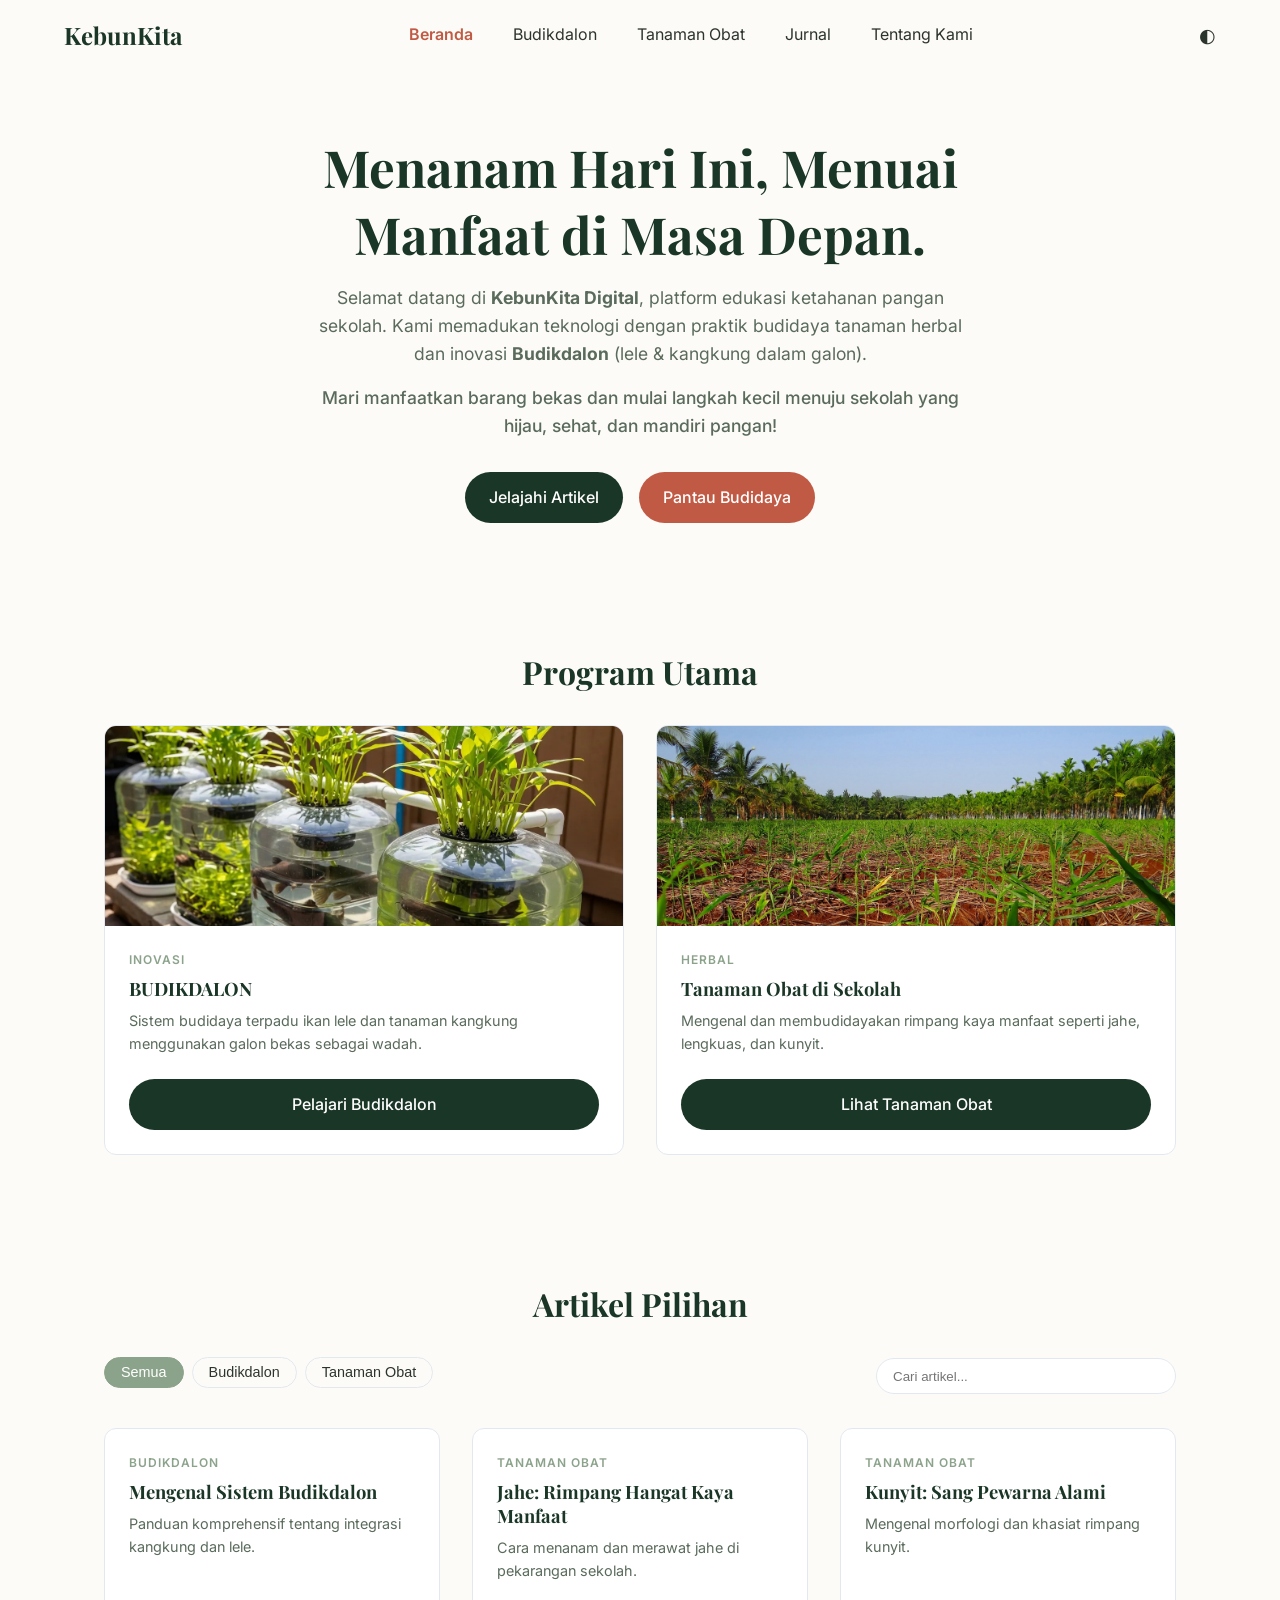
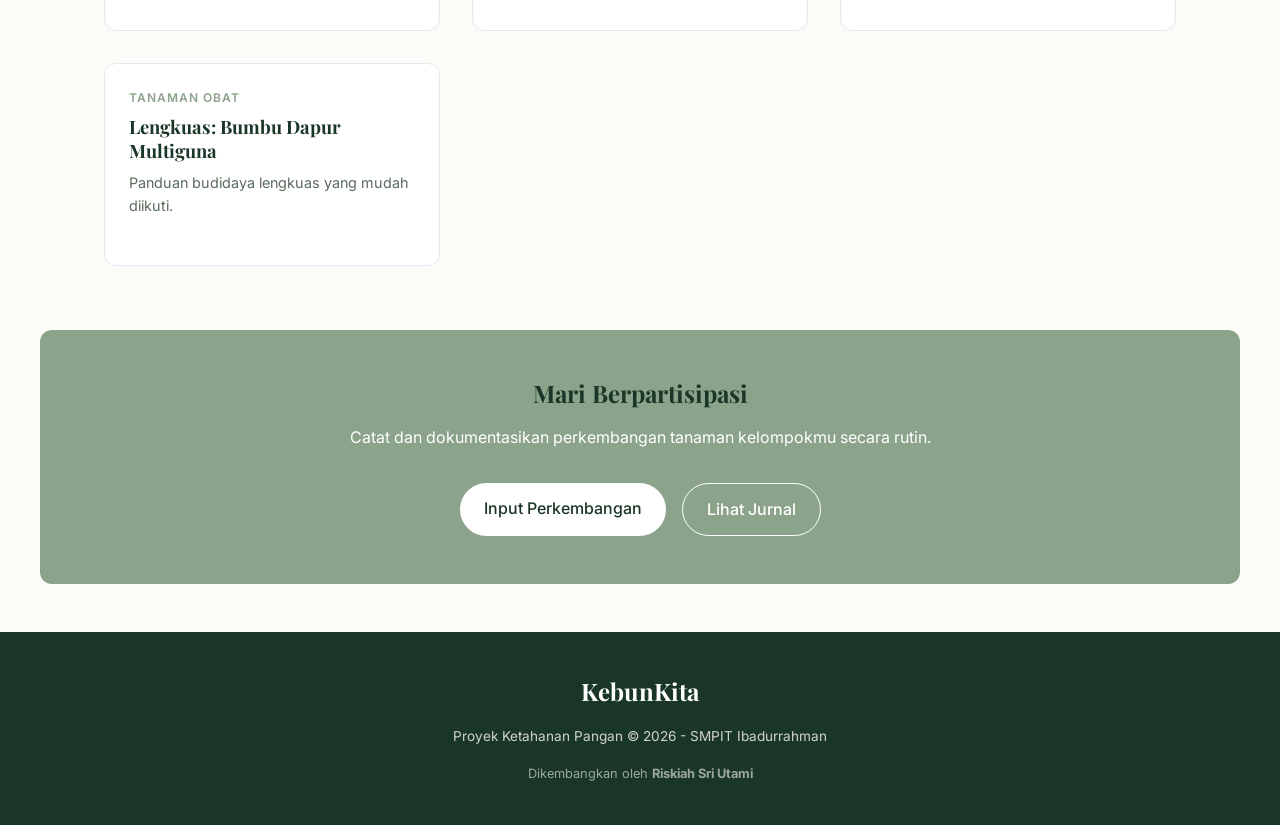
<file: index.html>
<!doctype html>
<html lang="id">
  <head>
    <meta charset="UTF-8" />
    <meta name="viewport" content="width=device-width, initial-scale=1.0" />
    <title>KebunKita | Budikdalon & Tanaman Obat</title>
    <meta
      name="description"
      content="Platform edukasi digital Ketahanan Pangan (Budikdalon & Tanaman Obat) di SMPIT Ibadurrahman."
    />
    <link rel="stylesheet" href="css/style.css" />
  </head>
  <body>
    <header>
      <div class="logo">KebunKita</div>
      <ul class="nav-links">
        <a
          href="index.html"
          style="font-weight: 600; color: var(--accent-color)"
          >Beranda</a
        >
        <li><a href="budikdalon.html">Budikdalon</a></li>
        <li><a href="jahe.html">Tanaman Obat</a></li>
        <li><a href="jurnal.html">Jurnal</a></li>
        <li><a href="tentang.html">Tentang Kami</a></li>
      </ul>
      <div class="nav-controls">
        <button id="theme-toggle" class="btn-icon" aria-label="Toggle Theme">
          ◐
        </button>
        <button id="menu-toggle" class="btn-icon menu-toggle" aria-label="Menu">
          ☰
        </button>
      </div>
    </header>

    <main>
      <section class="hero">
        <h1>Menanam Hari Ini, Menuai Manfaat di Masa Depan.</h1>

        <p style="margin-bottom: 1rem">
          Selamat datang di <strong>KebunKita Digital</strong>, platform edukasi
          ketahanan pangan sekolah. Kami memadukan teknologi dengan praktik
          budidaya tanaman herbal dan inovasi <strong>Budikdalon</strong> (lele
          & kangkung dalam galon).
        </p>

        <p style="margin-bottom: 2rem; font-weight: 500">
          Mari manfaatkan barang bekas dan mulai langkah kecil menuju sekolah
          yang hijau, sehat, dan mandiri pangan!
        </p>

        <div class="hero-buttons">
          <a href="#artikel" class="btn btn-primary">Jelajahi Artikel</a>
          <a
            href="#"
            class="btn btn-accent link-dashboard"
            target="_blank"
            rel="noopener"
            >Pantau Budidaya</a
          >
        </div>
      </section>

      <section class="section-container" id="program">
        <h2 class="section-title">Program Utama</h2>
        <div class="grid-2">
          <div class="card">
            <div
              class="card-img"
              style="
                background-image: url(&quot;assets/images/budikdalon.jpg&quot;);
                background-size: cover;
                background-position: center;
              "
            ></div>
            <div class="card-content">
              <span class="tag">Inovasi</span>
              <h3 class="card-title">BUDIKDALON</h3>
              <p class="card-desc">
                Sistem budidaya terpadu ikan lele dan tanaman kangkung
                menggunakan galon bekas sebagai wadah.
              </p>
              <a
                href="budikdalon.html"
                class="btn btn-primary"
                style="text-align: center"
                >Pelajari Budikdalon</a
              >
            </div>
          </div>
          <div class="card">
            <div
              class="card-img"
              style="
                background-image: url(&quot;assets/images/tanaman-herbal.jpg&quot;);
                background-size: cover;
                background-position: center;
              "
            ></div>
            <div class="card-content">
              <span class="tag">Herbal</span>
              <h3 class="card-title">Tanaman Obat di Sekolah</h3>
              <p class="card-desc">
                Mengenal dan membudidayakan rimpang kaya manfaat seperti jahe,
                lengkuas, dan kunyit.
              </p>
              <a
                href="jahe.html"
                class="btn btn-primary"
                style="text-align: center"
                >Lihat Tanaman Obat</a
              >
            </div>
          </div>
        </div>
      </section>

      <section class="section-container" id="artikel">
        <h2 class="section-title">Artikel Pilihan</h2>

        <div class="controls">
          <div class="filters">
            <button class="filter-btn active" data-filter="all">Semua</button>
            <button class="filter-btn" data-filter="budikdalon">
              Budikdalon
            </button>
            <button class="filter-btn" data-filter="toga">Tanaman Obat</button>
          </div>
          <input
            type="text"
            id="search-input"
            class="search-bar"
            placeholder="Cari artikel..."
          />
        </div>

        <div class="grid-3">
          <a
            href="budikdalon.html"
            class="card article-card"
            data-title="Mengenal sistem budikdalon"
            data-category="budikdalon"
          >
            <div class="card-content">
              <span class="tag">Budikdalon</span>
              <h3 class="card-title">Mengenal Sistem Budikdalon</h3>
              <p class="card-desc">
                Panduan komprehensif tentang integrasi kangkung dan lele.
              </p>
            </div>
          </a>
          <a
            href="jahe.html"
            class="card article-card"
            data-title="Mengenal jahe rimpang hangat"
            data-category="toga"
          >
            <div class="card-content">
              <span class="tag">Tanaman Obat</span>
              <h3 class="card-title">Jahe: Rimpang Hangat Kaya Manfaat</h3>
              <p class="card-desc">
                Cara menanam dan merawat jahe di pekarangan sekolah.
              </p>
            </div>
          </a>
          <a
            href="kunyit.html"
            class="card article-card"
            data-title="Mengenal kunyit sang pewarna alami"
            data-category="toga"
          >
            <div class="card-content">
              <span class="tag">Tanaman Obat</span>
              <h3 class="card-title">Kunyit: Sang Pewarna Alami</h3>
              <p class="card-desc">
                Mengenal morfologi dan khasiat rimpang kunyit.
              </p>
            </div>
          </a>
          <a
            href="lengkuas.html"
            class="card article-card"
            data-title="Mengenal lengkuas bumbu dapur multiguna"
            data-category="toga"
          >
            <div class="card-content">
              <span class="tag">Tanaman Obat</span>
              <h3 class="card-title">Lengkuas: Bumbu Dapur Multiguna</h3>
              <p class="card-desc">
                Panduan budidaya lengkuas yang mudah diikuti.
              </p>
            </div>
          </a>
        </div>
      </section>

      <section
        class="section-container"
        style="
          text-align: center;
          background: var(--secondary-color);
          color: #fff;
          border-radius: var(--radius);
          padding: 3rem 2rem;
        "
      >
        <h2>Mari Berpartisipasi</h2>
        <p style="margin: 1rem 0 2rem">
          Catat dan dokumentasikan perkembangan tanaman kelompokmu secara rutin.
        </p>
        <div class="hero-buttons">
          <a
            href="#"
            class="btn btn-primary link-gform"
            target="_blank"
            rel="noopener"
            style="background: #fff; color: var(--primary-color)"
            >Input Perkembangan</a
          >
          <a
            href="jurnal.html"
            class="btn"
            style="border: 1px solid #fff; color: #fff"
            >Lihat Jurnal</a
          >
        </div>
      </section>
    </main>

    <!-- Footer -->
    <footer>
      <div class="logo" style="color: #fff; margin-bottom: 1rem">KebunKita</div>
      <p>Proyek Ketahanan Pangan &copy; 2026 - SMPIT Ibadurrahman</p>
      <p style="font-size: 0.8rem; color: rgba(255, 255, 255, 0.7)">
        Dikembangkan oleh <strong>Riskiah Sri Utami</strong>
      </p>
    </footer>

    <button id="back-to-top" aria-label="Kembali ke atas">↑</button>

    <script src="js/config.js"></script>
    <script src="js/main.js"></script>
  </body>
</html>
</file>
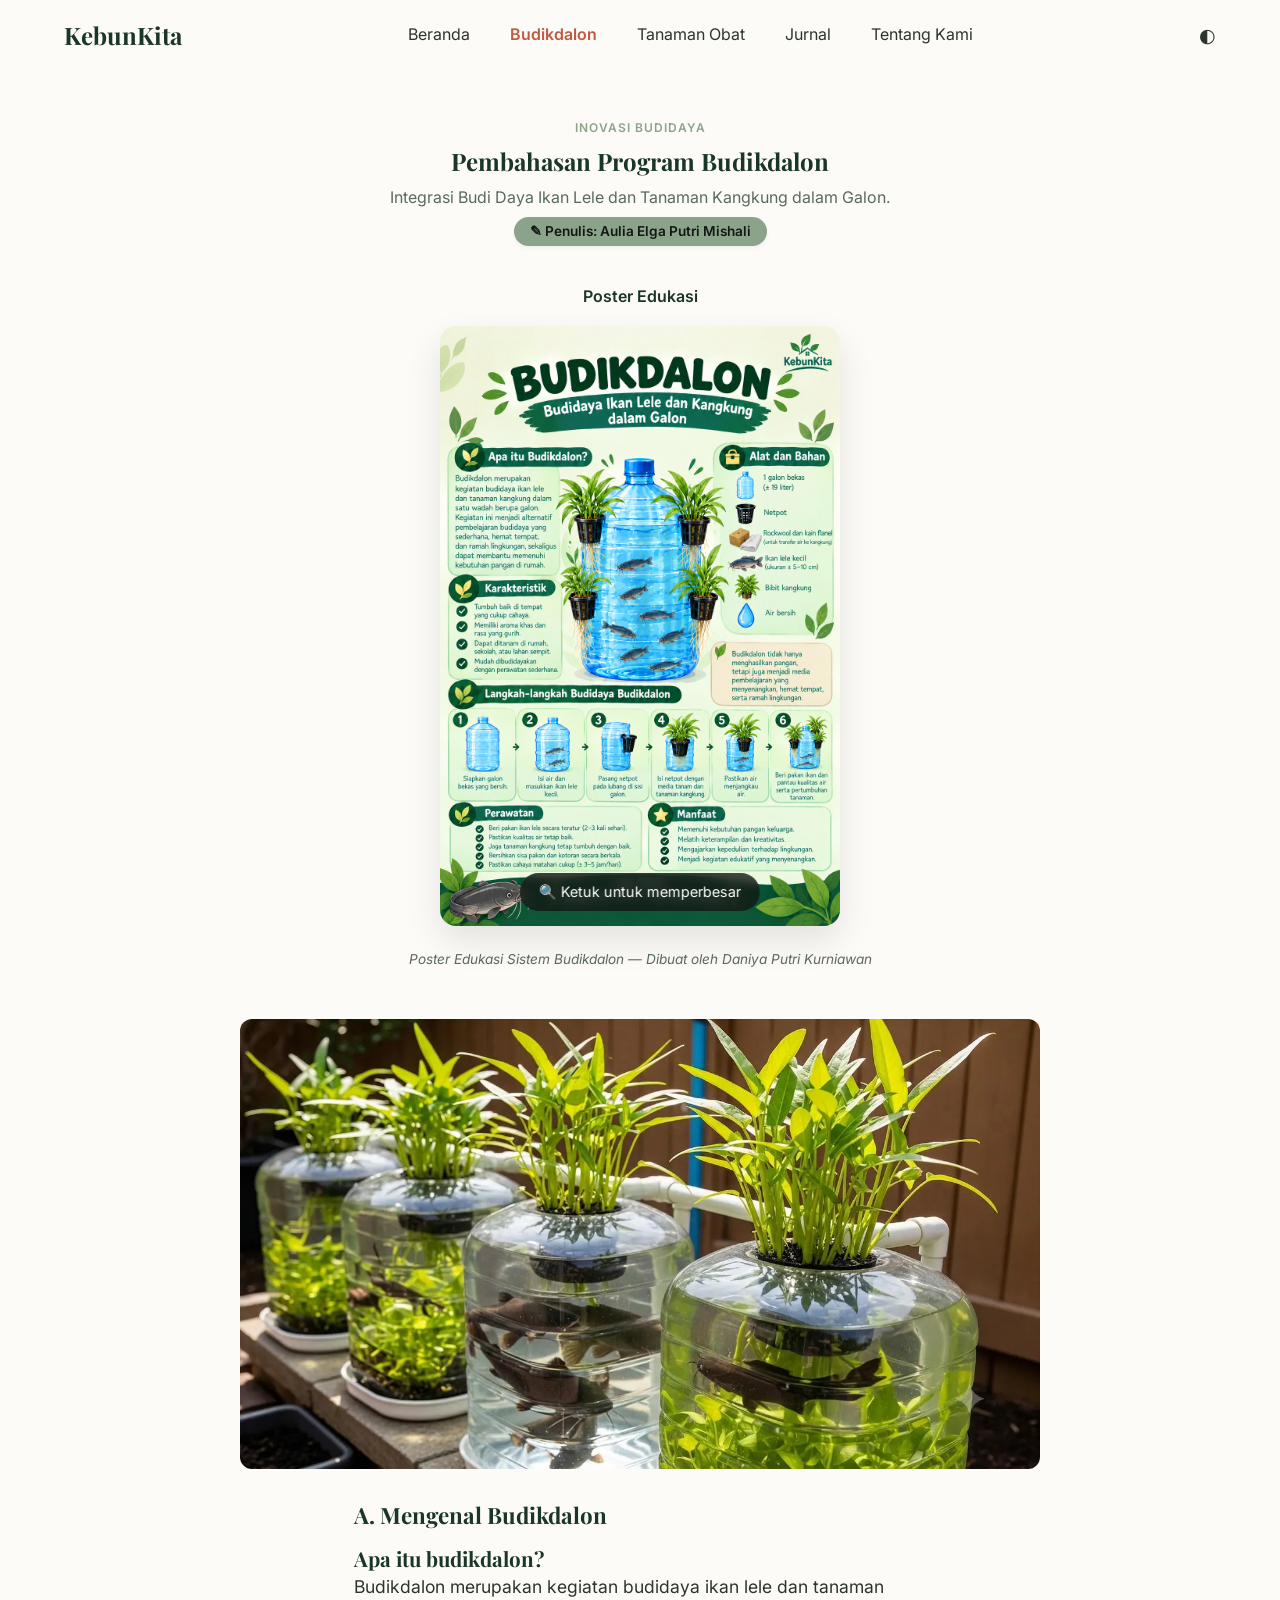
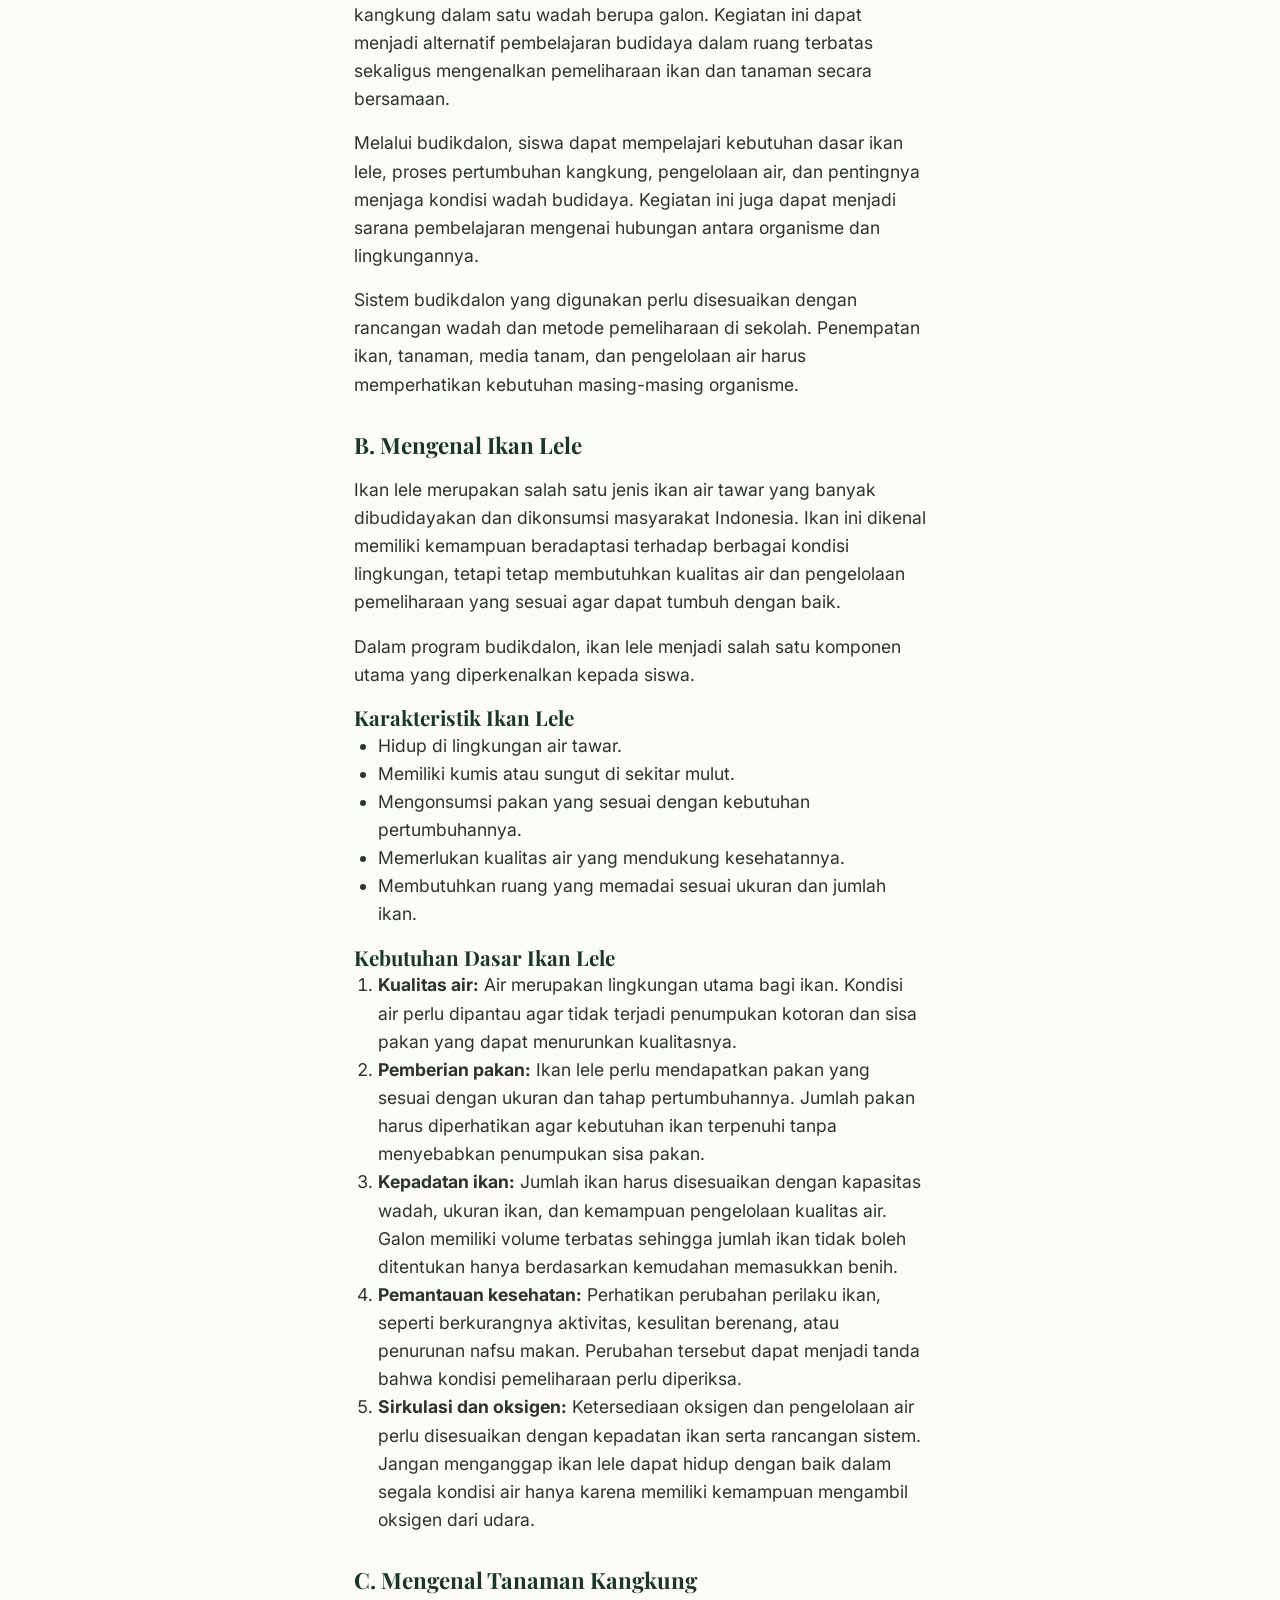
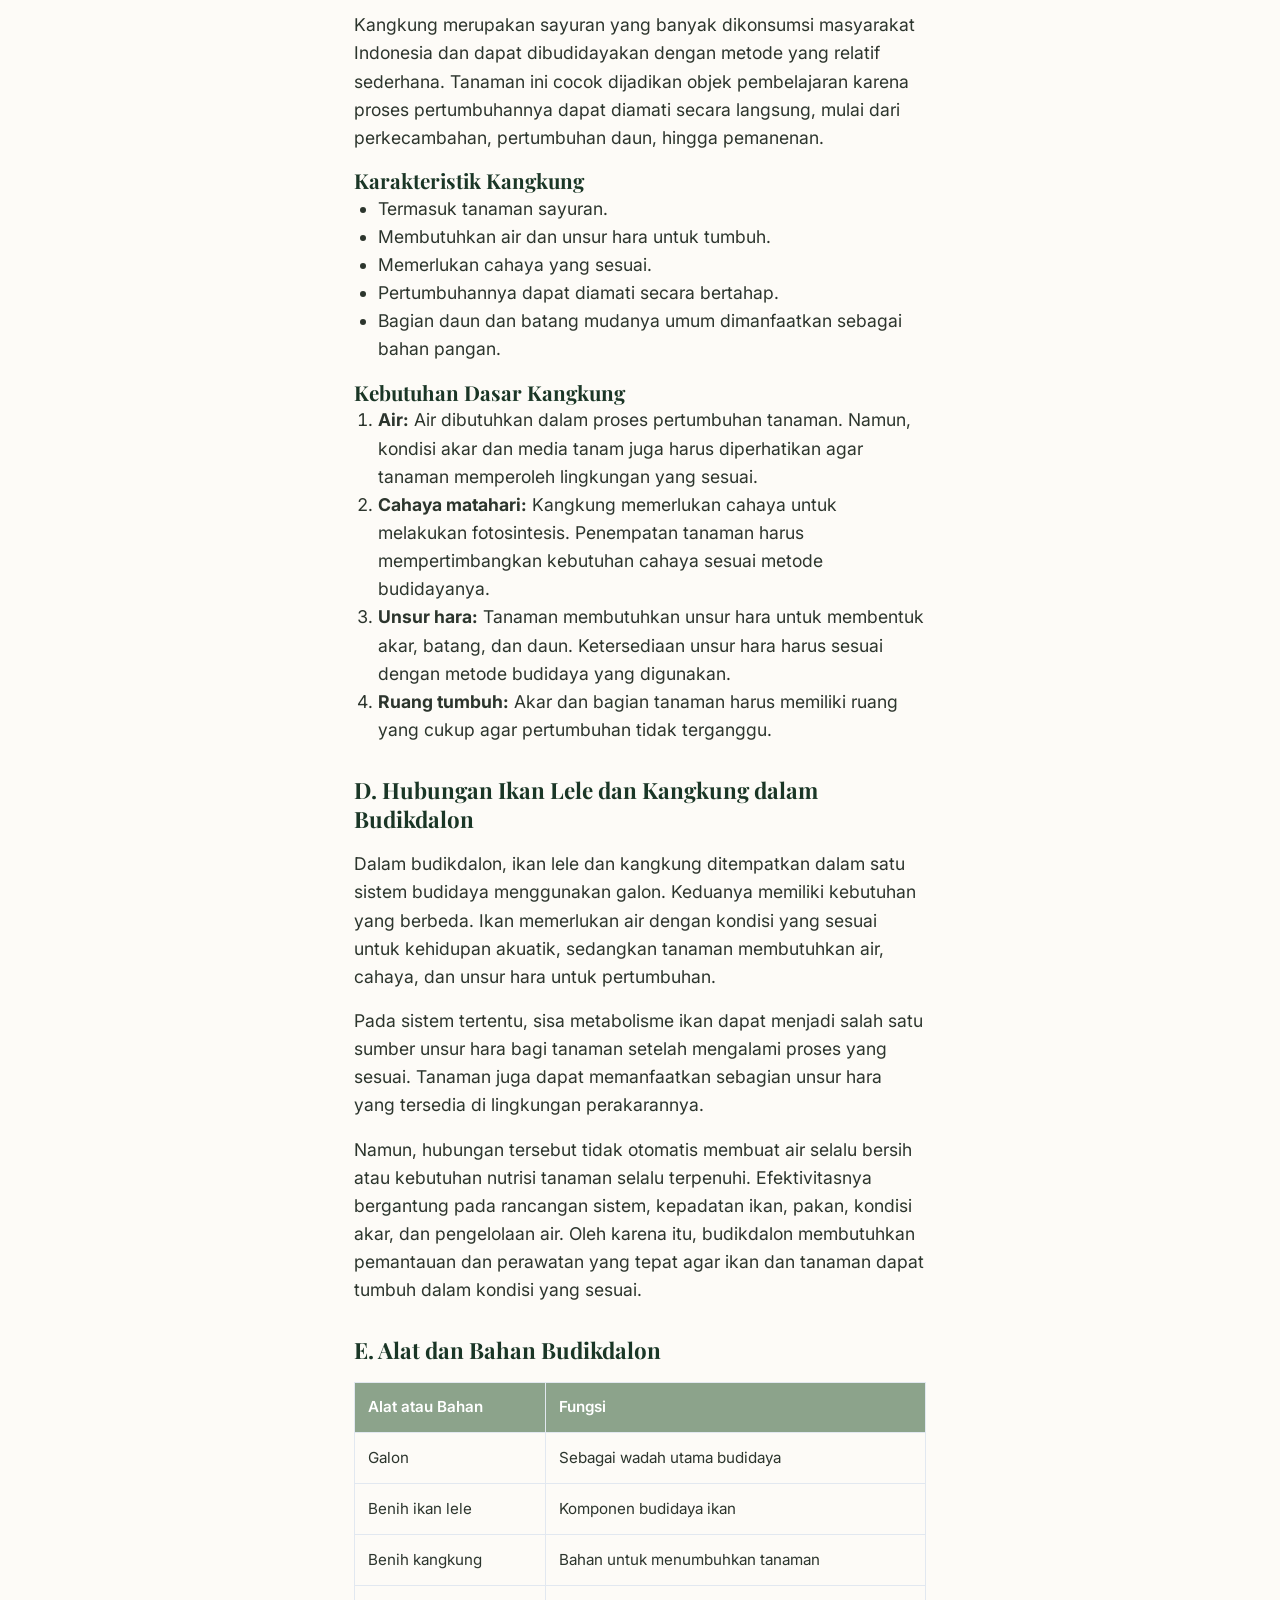
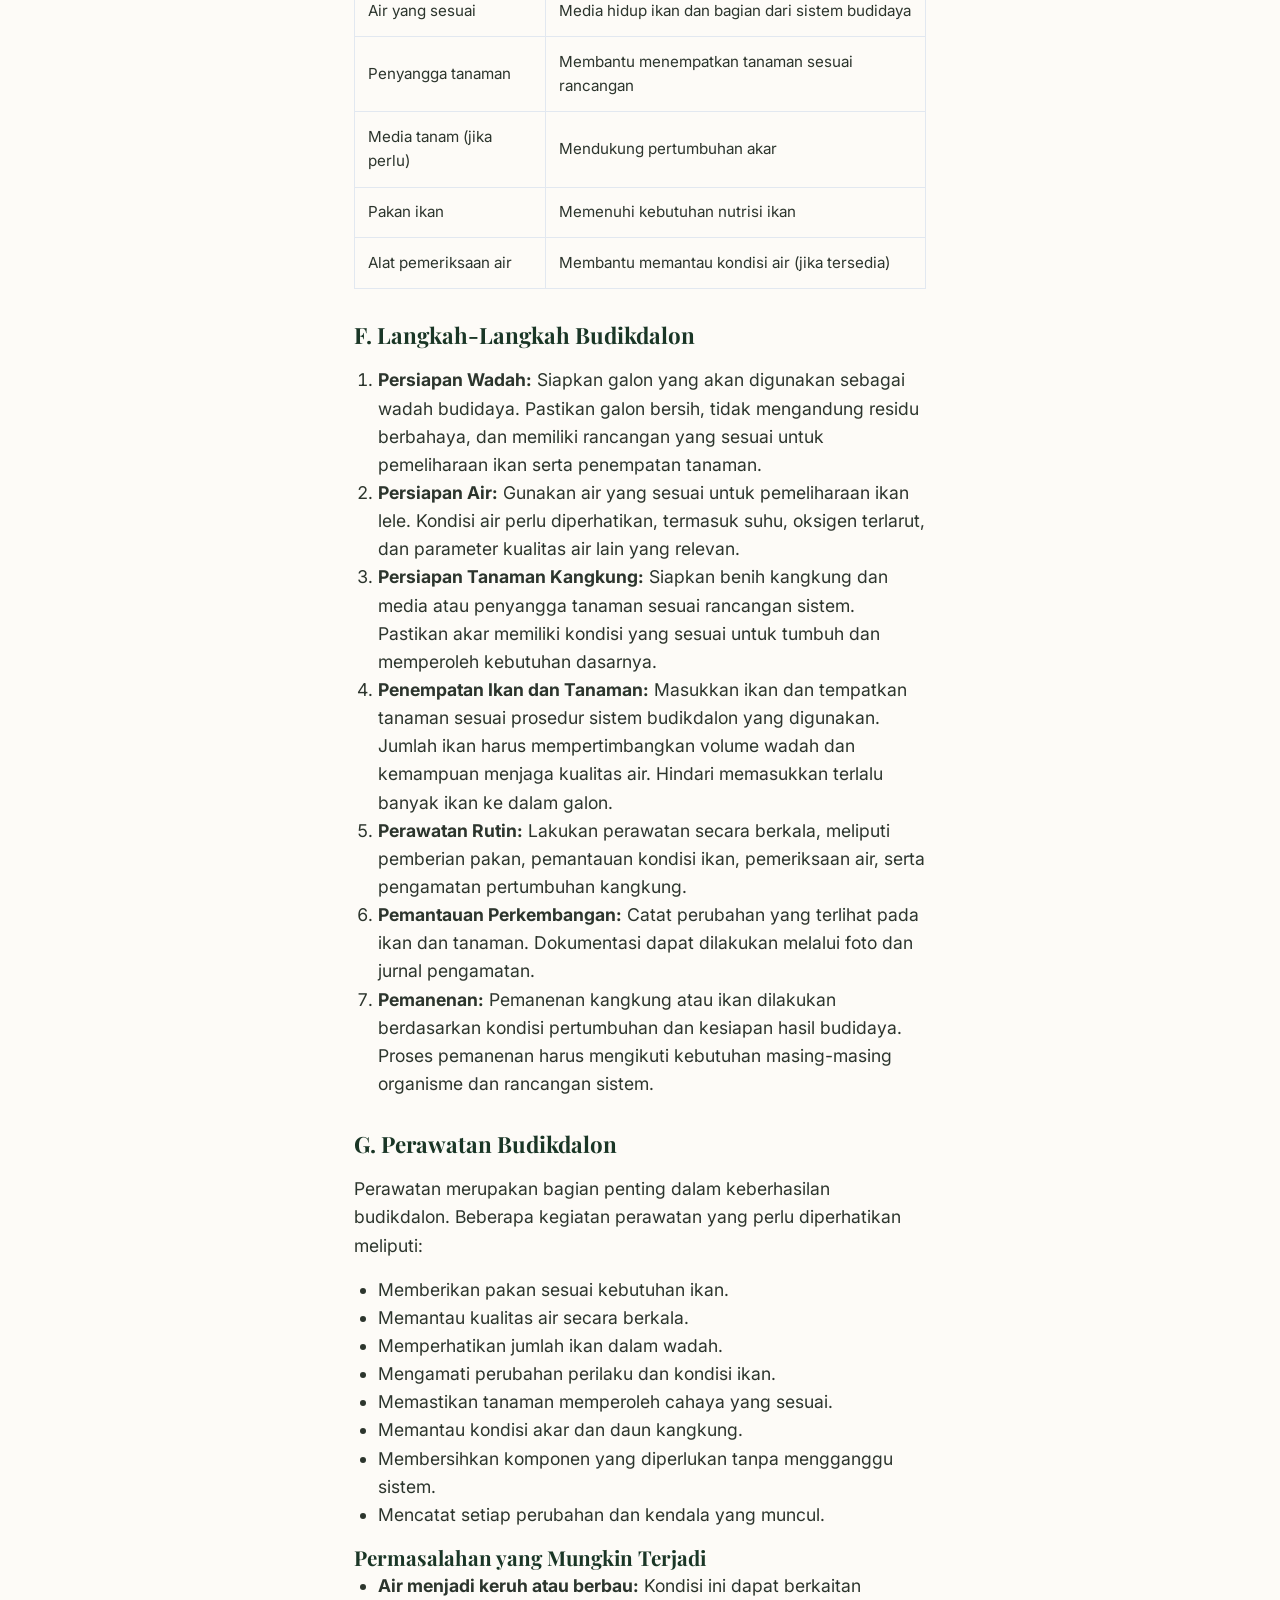
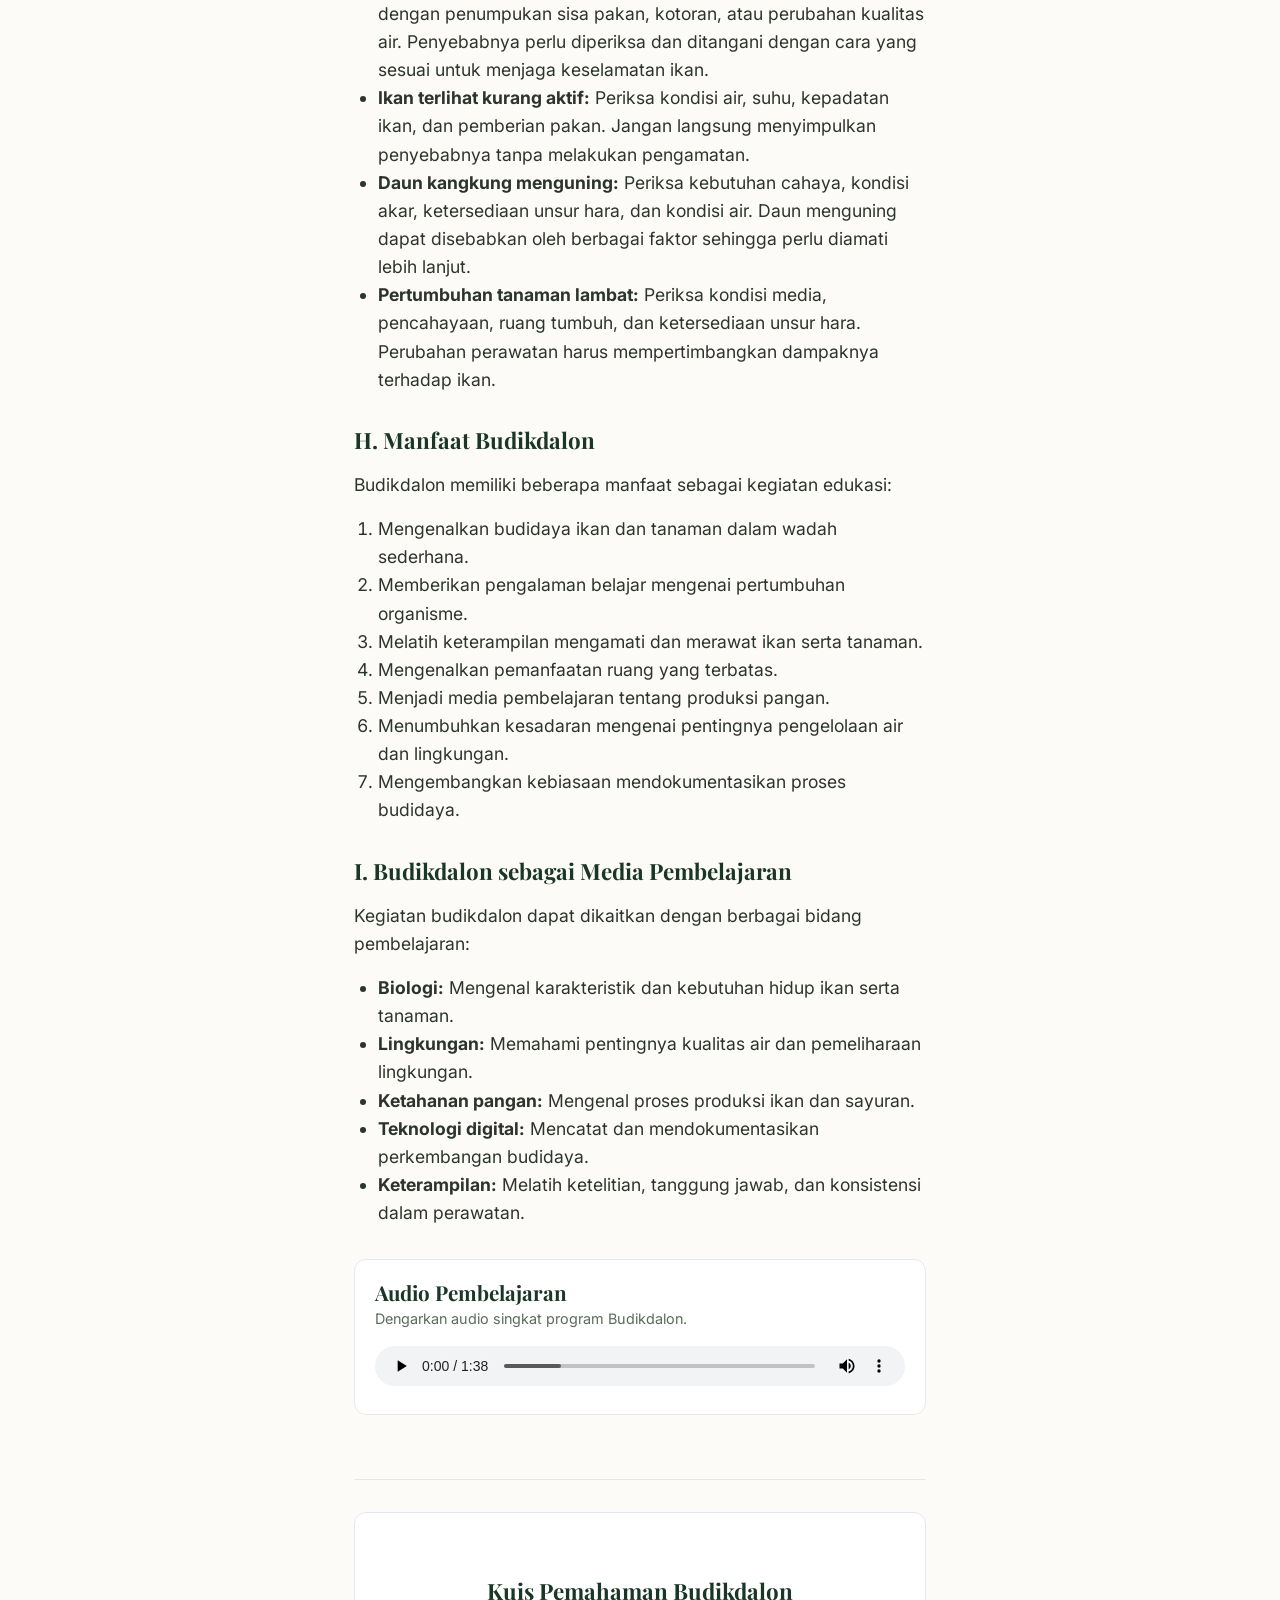
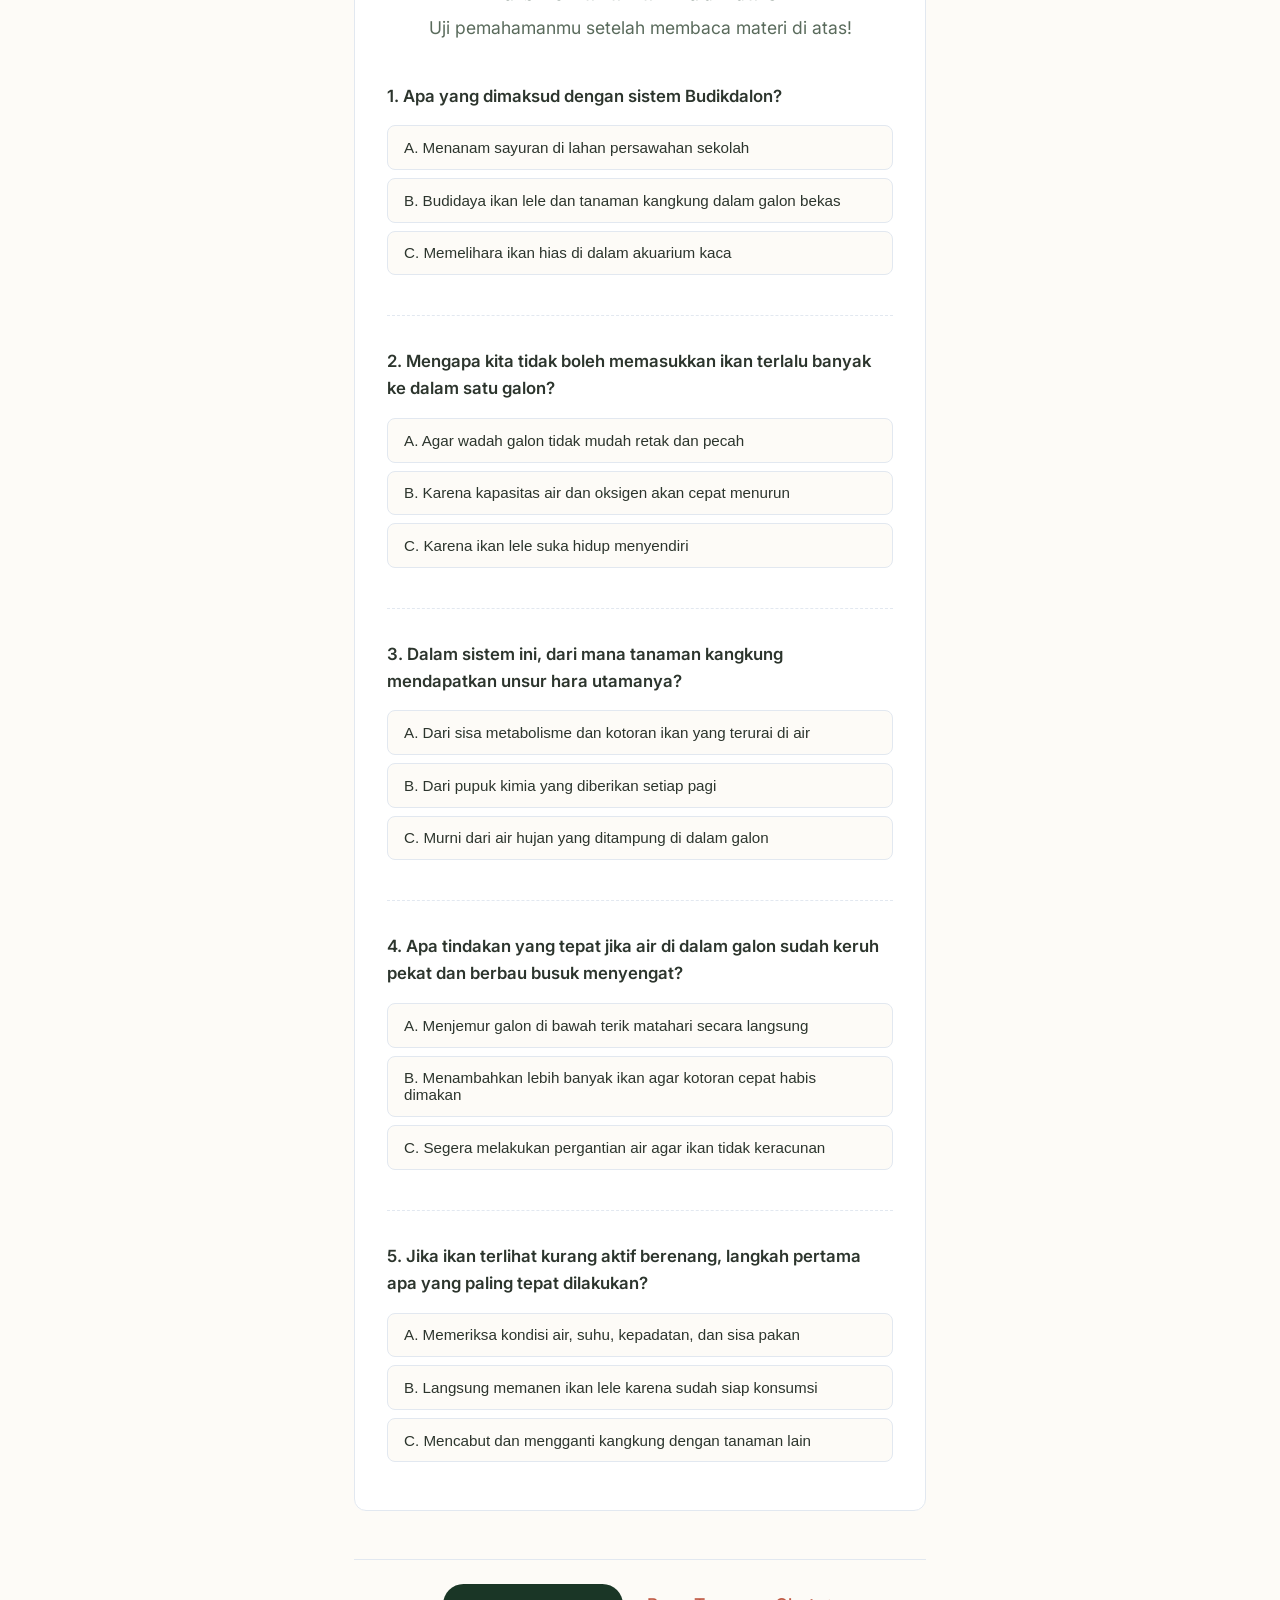
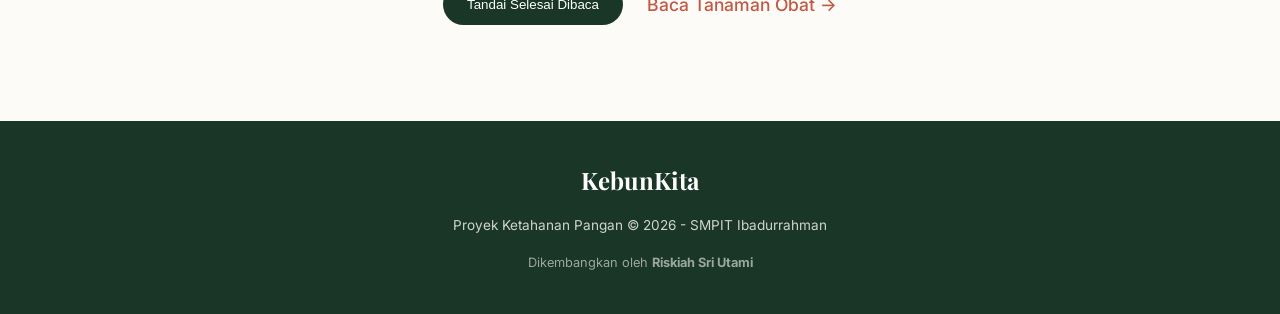
<file: budikdalon.html>
<!doctype html>
<html lang="id">
  <head>
    <meta charset="UTF-8" />
    <meta name="viewport" content="width=device-width, initial-scale=1.0" />
    <title>Sistem Budikdalon - KebunKita</title>
    <link rel="stylesheet" href="css/style.css" />
    <style>
      /* Gaya khusus untuk tabel Alat dan Bahan */
      .table-alat {
        width: 100%;
        border-collapse: collapse;
        margin-bottom: 1.5rem;
        font-size: 0.95rem;
      }
      .table-alat th,
      .table-alat td {
        border: 1px solid var(--border-color);
        padding: 0.8rem;
        text-align: left;
      }
      .table-alat th {
        background-color: var(--secondary-color);
        color: #fff;
        font-weight: 600;
      }
      [data-theme="dark"] .table-alat th {
        color: #121614;
      }
    </style>
  </head>
  <body data-article-id="budikdalon">
    <!-- Progress Bar -->
    <div id="scroll-progress" class="scroll-progress"></div>

    <!-- Header -->
    <header>
      <a href="index.html" class="logo">KebunKita</a>
      <ul class="nav-links">
        <li><a href="index.html">Beranda</a></li>
        <li>
          <a
            href="budikdalon.html"
            style="font-weight: 600; color: var(--accent-color)"
            >Budikdalon</a
          >
        </li>
        <li><a href="jahe.html">Tanaman Obat</a></li>
        <li><a href="jurnal.html">Jurnal</a></li>
        <li><a href="tentang.html">Tentang Kami</a></li>
      </ul>
      <div class="nav-controls">
        <button id="theme-toggle" class="btn-icon">◐</button>
        <button id="menu-toggle" class="btn-icon menu-toggle">☰</button>
      </div>
    </header>

    <main>
      <article>
        <!-- Judul Artikel (Tanpa container header agar tidak berhimpitan) -->
        <div style="padding-top: 2rem">
          <span
            class="tag"
            style="display: block; text-align: center; margin-top: 1rem"
            >Inovasi Budidaya</span
          >
          <h1 style="text-align: center; margin: 0.5rem 0; padding: 0 5%">
            Pembahasan Program Budikdalon
          </h1>

          <!-- Ubah margin-bottom di sini menjadi 0.5rem -->
          <p
            style="
              text-align: center;
              color: var(--text-secondary);
              margin-bottom: 0.5rem;
              padding: 0 5%;
            "
          >
            Integrasi Budi Daya Ikan Lele dan Tanaman Kangkung dalam Galon.
          </p>

          <!-- BARIS BARU UNTUK NAMA PENULIS -->
          <div style="text-align: center; margin-bottom: 2.5rem">
            <span
              style="
                background-color: var(--secondary-color);
                color: #121614;
                padding: 0.4rem 1rem;
                border-radius: 20px;
                font-size: 0.85rem;
                font-weight: 600;
                box-shadow: 0 2px 5px rgba(0, 0, 0, 0.05);
              "
            >
              ✎ Penulis: Aulia Elga Putri Mishali
            </span>
          </div>
         
         <!-- HIGHLIGHT POSTER EDUKASI -->
<div style="margin: 0 auto 3rem; max-width: 90%; text-align: center;">
    <p style="font-weight: 600; color: var(--primary-color); margin-bottom: 1rem;">Poster Edukasi</p>
    
    <div style="position: relative; display: inline-block;">

    <img 
        src="assets/posters/budikdalon-poster.jpeg" 
        alt="Poster Edukasi Budikdalon" 
        class="poster-img" 
        style="width: 100%; max-width: 400px; box-shadow: 0 15px 35px rgba(0,0,0,0.1); border-radius: 16px; display: block;"
    />

    <button 
        type="button"
        class="poster-expand-btn"
        aria-label="Perbesar poster"
    >
        🔍 Ketuk untuk memperbesar
    </button>

</div>
    
    <p style="font-size: 0.85rem; color: var(--text-secondary); font-style: italic; margin-top: 1rem;">
        Poster Edukasi Sistem Budikdalon — Dibuat oleh Daniya Putri Kurniawan
    </p>
</div>
        <!-- Gambar Hero -->
        <img
          src="assets/images/budikdalon.jpg"
          alt="Ilustrasi Budikdalon"
          class="article-hero-img"
        />

        <div class="article-body">
          <h2>A. Mengenal Budikdalon</h2>
          <h3>Apa itu budikdalon?</h3>
          <p>
            Budikdalon merupakan kegiatan budidaya ikan lele dan tanaman
            kangkung dalam satu wadah berupa galon. Kegiatan ini dapat menjadi
            alternatif pembelajaran budidaya dalam ruang terbatas sekaligus
            mengenalkan pemeliharaan ikan dan tanaman secara bersamaan.
          </p>
          <p>
            Melalui budikdalon, siswa dapat mempelajari kebutuhan dasar ikan
            lele, proses pertumbuhan kangkung, pengelolaan air, dan pentingnya
            menjaga kondisi wadah budidaya. Kegiatan ini juga dapat menjadi
            sarana pembelajaran mengenai hubungan antara organisme dan
            lingkungannya.
          </p>
          <p>
            Sistem budikdalon yang digunakan perlu disesuaikan dengan rancangan
            wadah dan metode pemeliharaan di sekolah. Penempatan ikan, tanaman,
            media tanam, dan pengelolaan air harus memperhatikan kebutuhan
            masing-masing organisme.
          </p>

          <h2>B. Mengenal Ikan Lele</h2>
          <p>
            Ikan lele merupakan salah satu jenis ikan air tawar yang banyak
            dibudidayakan dan dikonsumsi masyarakat Indonesia. Ikan ini dikenal
            memiliki kemampuan beradaptasi terhadap berbagai kondisi lingkungan,
            tetapi tetap membutuhkan kualitas air dan pengelolaan pemeliharaan
            yang sesuai agar dapat tumbuh dengan baik.
          </p>
          <p>
            Dalam program budikdalon, ikan lele menjadi salah satu komponen
            utama yang diperkenalkan kepada siswa.
          </p>

          <h3>Karakteristik Ikan Lele</h3>
          <ul>
            <li>Hidup di lingkungan air tawar.</li>
            <li>Memiliki kumis atau sungut di sekitar mulut.</li>
            <li>
              Mengonsumsi pakan yang sesuai dengan kebutuhan pertumbuhannya.
            </li>
            <li>Memerlukan kualitas air yang mendukung kesehatannya.</li>
            <li>
              Membutuhkan ruang yang memadai sesuai ukuran dan jumlah ikan.
            </li>
          </ul>

          <h3>Kebutuhan Dasar Ikan Lele</h3>
          <ol>
            <li>
              <strong>Kualitas air:</strong> Air merupakan lingkungan utama bagi
              ikan. Kondisi air perlu dipantau agar tidak terjadi penumpukan
              kotoran dan sisa pakan yang dapat menurunkan kualitasnya.
            </li>
            <li>
              <strong>Pemberian pakan:</strong> Ikan lele perlu mendapatkan
              pakan yang sesuai dengan ukuran dan tahap pertumbuhannya. Jumlah
              pakan harus diperhatikan agar kebutuhan ikan terpenuhi tanpa
              menyebabkan penumpukan sisa pakan.
            </li>
            <li>
              <strong>Kepadatan ikan:</strong> Jumlah ikan harus disesuaikan
              dengan kapasitas wadah, ukuran ikan, dan kemampuan pengelolaan
              kualitas air. Galon memiliki volume terbatas sehingga jumlah ikan
              tidak boleh ditentukan hanya berdasarkan kemudahan memasukkan
              benih.
            </li>
            <li>
              <strong>Pemantauan kesehatan:</strong> Perhatikan perubahan
              perilaku ikan, seperti berkurangnya aktivitas, kesulitan berenang,
              atau penurunan nafsu makan. Perubahan tersebut dapat menjadi tanda
              bahwa kondisi pemeliharaan perlu diperiksa.
            </li>
            <li>
              <strong>Sirkulasi dan oksigen:</strong> Ketersediaan oksigen dan
              pengelolaan air perlu disesuaikan dengan kepadatan ikan serta
              rancangan sistem. Jangan menganggap ikan lele dapat hidup dengan
              baik dalam segala kondisi air hanya karena memiliki kemampuan
              mengambil oksigen dari udara.
            </li>
          </ol>

          <h2>C. Mengenal Tanaman Kangkung</h2>
          <p>
            Kangkung merupakan sayuran yang banyak dikonsumsi masyarakat
            Indonesia dan dapat dibudidayakan dengan metode yang relatif
            sederhana. Tanaman ini cocok dijadikan objek pembelajaran karena
            proses pertumbuhannya dapat diamati secara langsung, mulai dari
            perkecambahan, pertumbuhan daun, hingga pemanenan.
          </p>

          <h3>Karakteristik Kangkung</h3>
          <ul>
            <li>Termasuk tanaman sayuran.</li>
            <li>Membutuhkan air dan unsur hara untuk tumbuh.</li>
            <li>Memerlukan cahaya yang sesuai.</li>
            <li>Pertumbuhannya dapat diamati secara bertahap.</li>
            <li>
              Bagian daun dan batang mudanya umum dimanfaatkan sebagai bahan
              pangan.
            </li>
          </ul>

          <h3>Kebutuhan Dasar Kangkung</h3>
          <ol>
            <li>
              <strong>Air:</strong> Air dibutuhkan dalam proses pertumbuhan
              tanaman. Namun, kondisi akar dan media tanam juga harus
              diperhatikan agar tanaman memperoleh lingkungan yang sesuai.
            </li>
            <li>
              <strong>Cahaya matahari:</strong> Kangkung memerlukan cahaya untuk
              melakukan fotosintesis. Penempatan tanaman harus mempertimbangkan
              kebutuhan cahaya sesuai metode budidayanya.
            </li>
            <li>
              <strong>Unsur hara:</strong> Tanaman membutuhkan unsur hara untuk
              membentuk akar, batang, dan daun. Ketersediaan unsur hara harus
              sesuai dengan metode budidaya yang digunakan.
            </li>
            <li>
              <strong>Ruang tumbuh:</strong> Akar dan bagian tanaman harus
              memiliki ruang yang cukup agar pertumbuhan tidak terganggu.
            </li>
          </ol>

          <h2>D. Hubungan Ikan Lele dan Kangkung dalam Budikdalon</h2>
          <p>
            Dalam budikdalon, ikan lele dan kangkung ditempatkan dalam satu
            sistem budidaya menggunakan galon. Keduanya memiliki kebutuhan yang
            berbeda. Ikan memerlukan air dengan kondisi yang sesuai untuk
            kehidupan akuatik, sedangkan tanaman membutuhkan air, cahaya, dan
            unsur hara untuk pertumbuhan.
          </p>
          <p>
            Pada sistem tertentu, sisa metabolisme ikan dapat menjadi salah satu
            sumber unsur hara bagi tanaman setelah mengalami proses yang sesuai.
            Tanaman juga dapat memanfaatkan sebagian unsur hara yang tersedia di
            lingkungan perakarannya.
          </p>
          <p>
            Namun, hubungan tersebut tidak otomatis membuat air selalu bersih
            atau kebutuhan nutrisi tanaman selalu terpenuhi. Efektivitasnya
            bergantung pada rancangan sistem, kepadatan ikan, pakan, kondisi
            akar, dan pengelolaan air. Oleh karena itu, budikdalon membutuhkan
            pemantauan dan perawatan yang tepat agar ikan dan tanaman dapat
            tumbuh dalam kondisi yang sesuai.
          </p>

          <h2>E. Alat dan Bahan Budikdalon</h2>
          <table class="table-alat">
            <thead>
              <tr>
                <th>Alat atau Bahan</th>
                <th>Fungsi</th>
              </tr>
            </thead>
            <tbody>
              <tr>
                <td>Galon</td>
                <td>Sebagai wadah utama budidaya</td>
              </tr>
              <tr>
                <td>Benih ikan lele</td>
                <td>Komponen budidaya ikan</td>
              </tr>
              <tr>
                <td>Benih kangkung</td>
                <td>Bahan untuk menumbuhkan tanaman</td>
              </tr>
              <tr>
                <td>Air yang sesuai</td>
                <td>Media hidup ikan dan bagian dari sistem budidaya</td>
              </tr>
              <tr>
                <td>Penyangga tanaman</td>
                <td>Membantu menempatkan tanaman sesuai rancangan</td>
              </tr>
              <tr>
                <td>Media tanam (jika perlu)</td>
                <td>Mendukung pertumbuhan akar</td>
              </tr>
              <tr>
                <td>Pakan ikan</td>
                <td>Memenuhi kebutuhan nutrisi ikan</td>
              </tr>
              <tr>
                <td>Alat pemeriksaan air</td>
                <td>Membantu memantau kondisi air (jika tersedia)</td>
              </tr>
            </tbody>
          </table>

          <h2>F. Langkah-Langkah Budikdalon</h2>
          <ol>
            <li>
              <strong>Persiapan Wadah:</strong> Siapkan galon yang akan
              digunakan sebagai wadah budidaya. Pastikan galon bersih, tidak
              mengandung residu berbahaya, dan memiliki rancangan yang sesuai
              untuk pemeliharaan ikan serta penempatan tanaman.
            </li>
            <li>
              <strong>Persiapan Air:</strong> Gunakan air yang sesuai untuk
              pemeliharaan ikan lele. Kondisi air perlu diperhatikan, termasuk
              suhu, oksigen terlarut, dan parameter kualitas air lain yang
              relevan.
            </li>
            <li>
              <strong>Persiapan Tanaman Kangkung:</strong> Siapkan benih
              kangkung dan media atau penyangga tanaman sesuai rancangan sistem.
              Pastikan akar memiliki kondisi yang sesuai untuk tumbuh dan
              memperoleh kebutuhan dasarnya.
            </li>
            <li>
              <strong>Penempatan Ikan dan Tanaman:</strong> Masukkan ikan dan
              tempatkan tanaman sesuai prosedur sistem budikdalon yang
              digunakan. Jumlah ikan harus mempertimbangkan volume wadah dan
              kemampuan menjaga kualitas air. Hindari memasukkan terlalu banyak
              ikan ke dalam galon.
            </li>
            <li>
              <strong>Perawatan Rutin:</strong> Lakukan perawatan secara
              berkala, meliputi pemberian pakan, pemantauan kondisi ikan,
              pemeriksaan air, serta pengamatan pertumbuhan kangkung.
            </li>
            <li>
              <strong>Pemantauan Perkembangan:</strong> Catat perubahan yang
              terlihat pada ikan dan tanaman. Dokumentasi dapat dilakukan
              melalui foto dan jurnal pengamatan.
            </li>
            <li>
              <strong>Pemanenan:</strong> Pemanenan kangkung atau ikan dilakukan
              berdasarkan kondisi pertumbuhan dan kesiapan hasil budidaya.
              Proses pemanenan harus mengikuti kebutuhan masing-masing organisme
              dan rancangan sistem.
            </li>
          </ol>

          <h2>G. Perawatan Budikdalon</h2>
          <p>
            Perawatan merupakan bagian penting dalam keberhasilan budikdalon.
            Beberapa kegiatan perawatan yang perlu diperhatikan meliputi:
          </p>
          <ul>
            <li>Memberikan pakan sesuai kebutuhan ikan.</li>
            <li>Memantau kualitas air secara berkala.</li>
            <li>Memperhatikan jumlah ikan dalam wadah.</li>
            <li>Mengamati perubahan perilaku dan kondisi ikan.</li>
            <li>Memastikan tanaman memperoleh cahaya yang sesuai.</li>
            <li>Memantau kondisi akar dan daun kangkung.</li>
            <li>
              Membersihkan komponen yang diperlukan tanpa mengganggu sistem.
            </li>
            <li>Mencatat setiap perubahan dan kendala yang muncul.</li>
          </ul>

          <h3>Permasalahan yang Mungkin Terjadi</h3>
          <ul>
            <li>
              <strong>Air menjadi keruh atau berbau:</strong> Kondisi ini dapat
              berkaitan dengan penumpukan sisa pakan, kotoran, atau perubahan
              kualitas air. Penyebabnya perlu diperiksa dan ditangani dengan
              cara yang sesuai untuk menjaga keselamatan ikan.
            </li>
            <li>
              <strong>Ikan terlihat kurang aktif:</strong> Periksa kondisi air,
              suhu, kepadatan ikan, dan pemberian pakan. Jangan langsung
              menyimpulkan penyebabnya tanpa melakukan pengamatan.
            </li>
            <li>
              <strong>Daun kangkung menguning:</strong> Periksa kebutuhan
              cahaya, kondisi akar, ketersediaan unsur hara, dan kondisi air.
              Daun menguning dapat disebabkan oleh berbagai faktor sehingga
              perlu diamati lebih lanjut.
            </li>
            <li>
              <strong>Pertumbuhan tanaman lambat:</strong> Periksa kondisi
              media, pencahayaan, ruang tumbuh, dan ketersediaan unsur hara.
              Perubahan perawatan harus mempertimbangkan dampaknya terhadap
              ikan.
            </li>
          </ul>

          <h2>H. Manfaat Budikdalon</h2>
          <p>Budikdalon memiliki beberapa manfaat sebagai kegiatan edukasi:</p>
          <ol>
            <li>
              Mengenalkan budidaya ikan dan tanaman dalam wadah sederhana.
            </li>
            <li>
              Memberikan pengalaman belajar mengenai pertumbuhan organisme.
            </li>
            <li>
              Melatih keterampilan mengamati dan merawat ikan serta tanaman.
            </li>
            <li>Mengenalkan pemanfaatan ruang yang terbatas.</li>
            <li>Menjadi media pembelajaran tentang produksi pangan.</li>
            <li>
              Menumbuhkan kesadaran mengenai pentingnya pengelolaan air dan
              lingkungan.
            </li>
            <li>Mengembangkan kebiasaan mendokumentasikan proses budidaya.</li>
          </ol>

          <h2>I. Budikdalon sebagai Media Pembelajaran</h2>
          <p>
            Kegiatan budikdalon dapat dikaitkan dengan berbagai bidang
            pembelajaran:
          </p>
          <ul>
            <li>
              <strong>Biologi:</strong> Mengenal karakteristik dan kebutuhan
              hidup ikan serta tanaman.
            </li>
            <li>
              <strong>Lingkungan:</strong> Memahami pentingnya kualitas air dan
              pemeliharaan lingkungan.
            </li>
            <li>
              <strong>Ketahanan pangan:</strong> Mengenal proses produksi ikan
              dan sayuran.
            </li>
            <li>
              <strong>Teknologi digital:</strong> Mencatat dan mendokumentasikan
              perkembangan budidaya.
            </li>
            <li>
              <strong>Keterampilan:</strong> Melatih ketelitian, tanggung jawab,
              dan konsistensi dalam perawatan.
            </li>
          </ul>

          <!-- Media Section (Audio & Poster) -->
          <div class="media-container">
            <h3>Audio Pembelajaran</h3>
            <p
              style="
                font-size: 0.9rem;
                margin-bottom: 0.5rem;
                color: var(--text-secondary);
              "
            >
              Dengarkan audio singkat program Budikdalon.
            </p>
            <audio controls>
              <source src="assets/audio/budikdalon.mp3" type="audio/mpeg" />
              Browser Anda tidak mendukung pemutar audio.
            </audio>
          </div>

          <!-- ========================================== -->
                <!-- KUIS INTERAKTIF -->
                <!-- ========================================== -->
                
                <hr style="margin: 4rem 0 2rem; border: none; border-top: 1px solid var(--border-color);">
                
                <!-- Kuis Interaktif -->
                <div class="quiz-container">
                    <h2 style="text-align: center; margin-bottom: 0.5rem;">Kuis Pemahaman Budikdalon</h2>
                    <p style="text-align: center; color: var(--text-secondary); margin-bottom: 2.5rem;">Uji pemahamanmu setelah membaca materi di atas!</p>
                    
                    <!-- Soal 1 -->
                    <div class="quiz-question-box" id="quiz-1">
                        <p class="quiz-question">1. Apa yang dimaksud dengan sistem Budikdalon?</p>
                        <div class="quiz-options">
                            <button class="quiz-btn" onclick="checkAnswer(this, false)">A. Menanam sayuran di lahan persawahan sekolah</button>
                            <button class="quiz-btn" onclick="checkAnswer(this, true)">B. Budidaya ikan lele dan tanaman kangkung dalam galon bekas</button>
                            <button class="quiz-btn" onclick="checkAnswer(this, false)">C. Memelihara ikan hias di dalam akuarium kaca</button>
                        </div>
                        <p class="quiz-feedback"></p>
                    </div>

                    <!-- Soal 2 -->
                    <div class="quiz-question-box" id="quiz-2">
                        <p class="quiz-question">2. Mengapa kita tidak boleh memasukkan ikan terlalu banyak ke dalam satu galon?</p>
                        <div class="quiz-options">
                            <button class="quiz-btn" onclick="checkAnswer(this, false)">A. Agar wadah galon tidak mudah retak dan pecah</button>
                            <button class="quiz-btn" onclick="checkAnswer(this, true)">B. Karena kapasitas air dan oksigen akan cepat menurun</button>
                            <button class="quiz-btn" onclick="checkAnswer(this, false)">C. Karena ikan lele suka hidup menyendiri</button>
                        </div>
                        <p class="quiz-feedback"></p>
                    </div>

                    <!-- Soal 3 -->
                    <div class="quiz-question-box" id="quiz-3">
                        <p class="quiz-question">3. Dalam sistem ini, dari mana tanaman kangkung mendapatkan unsur hara utamanya?</p>
                        <div class="quiz-options">
                            <button class="quiz-btn" onclick="checkAnswer(this, true)">A. Dari sisa metabolisme dan kotoran ikan yang terurai di air</button>
                            <button class="quiz-btn" onclick="checkAnswer(this, false)">B. Dari pupuk kimia yang diberikan setiap pagi</button>
                            <button class="quiz-btn" onclick="checkAnswer(this, false)">C. Murni dari air hujan yang ditampung di dalam galon</button>
                        </div>
                        <p class="quiz-feedback"></p>
                    </div>

                    <!-- Soal 4 -->
                    <div class="quiz-question-box" id="quiz-4">
                        <p class="quiz-question">4. Apa tindakan yang tepat jika air di dalam galon sudah keruh pekat dan berbau busuk menyengat?</p>
                        <div class="quiz-options">
                            <button class="quiz-btn" onclick="checkAnswer(this, false)">A. Menjemur galon di bawah terik matahari secara langsung</button>
                            <button class="quiz-btn" onclick="checkAnswer(this, false)">B. Menambahkan lebih banyak ikan agar kotoran cepat habis dimakan</button>
                            <button class="quiz-btn" onclick="checkAnswer(this, true)">C. Segera melakukan pergantian air agar ikan tidak keracunan</button>
                        </div>
                        <p class="quiz-feedback"></p>
                    </div>

                    <!-- Soal 5 -->
                    <div class="quiz-question-box" id="quiz-5">
                        <p class="quiz-question">5. Jika ikan terlihat kurang aktif berenang, langkah pertama apa yang paling tepat dilakukan?</p>
                        <div class="quiz-options">
                            <button class="quiz-btn" onclick="checkAnswer(this, true)">A. Memeriksa kondisi air, suhu, kepadatan, dan sisa pakan</button>
                            <button class="quiz-btn" onclick="checkAnswer(this, false)">B. Langsung memanen ikan lele karena sudah siap konsumsi</button>
                            <button class="quiz-btn" onclick="checkAnswer(this, false)">C. Mencabut dan mengganti kangkung dengan tanaman lain</button>
                        </div>
                        <p class="quiz-feedback"></p>
                    </div>

                </div>
                <!-- ========================================== -->
          <!-- Tombol Navigasi Bawah (Dengan Flex-Wrap agar responsif) -->
          <div
            style="
              margin-top: 3rem;
              display: flex;
              flex-wrap: wrap;
              gap: 1.5rem;
              justify-content: center;
              align-items: center;
              border-top: 1px solid var(--border-color);
              padding-top: 1.5rem;
              text-align: center;
            "
          >
            <button id="mark-read-btn" class="btn btn-primary">
              Tandai Selesai Dibaca
            </button>
            <a
              href="jahe.html"
              style="color: var(--accent-color); font-weight: 500"
              >Baca Tanaman Obat &rarr;</a
            >
          </div>
        </div>
      </article>
    </main>

    <!-- Modal Poster -->
    <div id="poster-modal" class="modal">
      <span class="close-modal">&times;</span>
      <img class="modal-content" id="modal-img" alt="Poster Edukasi" />
    </div>

    <!-- Footer -->
    <footer>
      <div class="logo" style="color: #fff; margin-bottom: 1rem">KebunKita</div>
      <p>Proyek Ketahanan Pangan &copy; 2026 - SMPIT Ibadurrahman</p>
      <p style="font-size: 0.8rem; color: rgba(255, 255, 255, 0.7)">
        Dikembangkan oleh <strong>Riskiah Sri Utami</strong>
      </p>
    </footer>

    <button id="back-to-top" aria-label="Kembali ke atas">↑</button>
    <script src="js/config.js"></script>
    <script src="js/main.js"></script>
  </body>
</html>
</file>
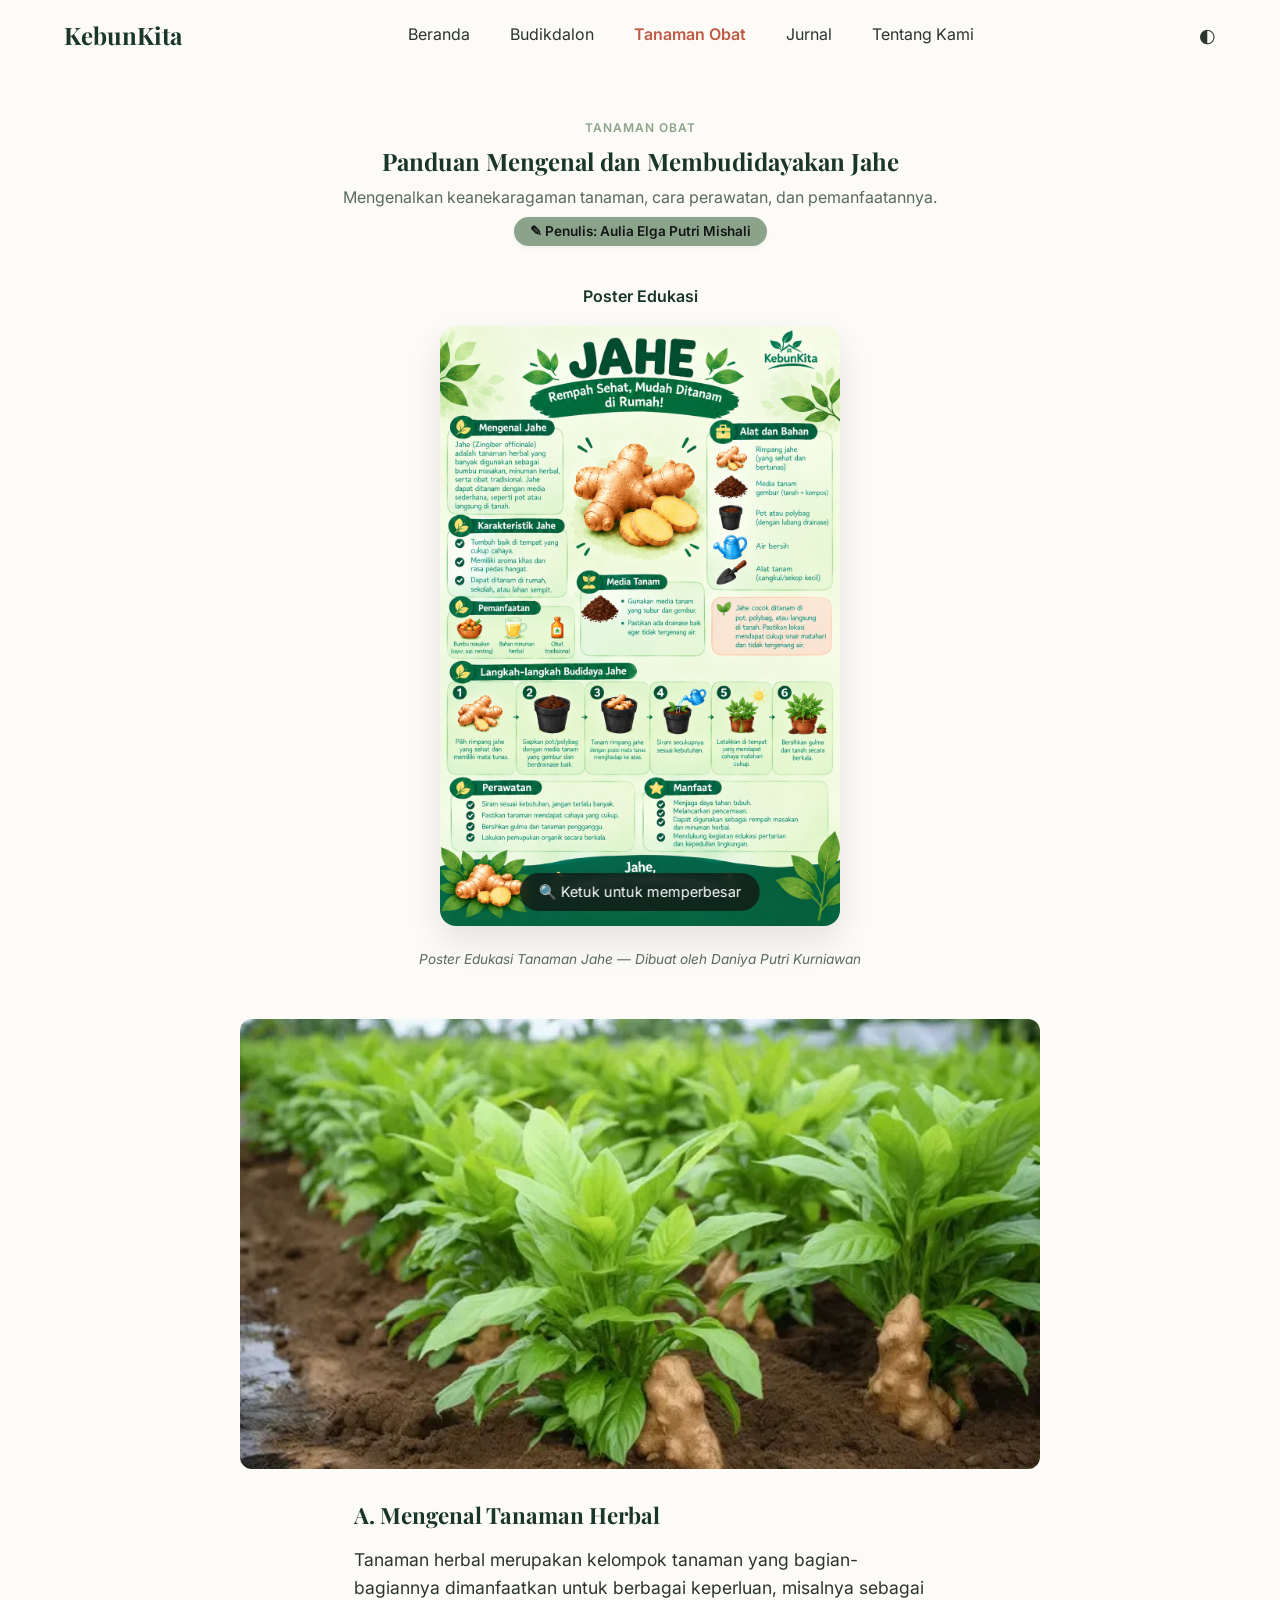
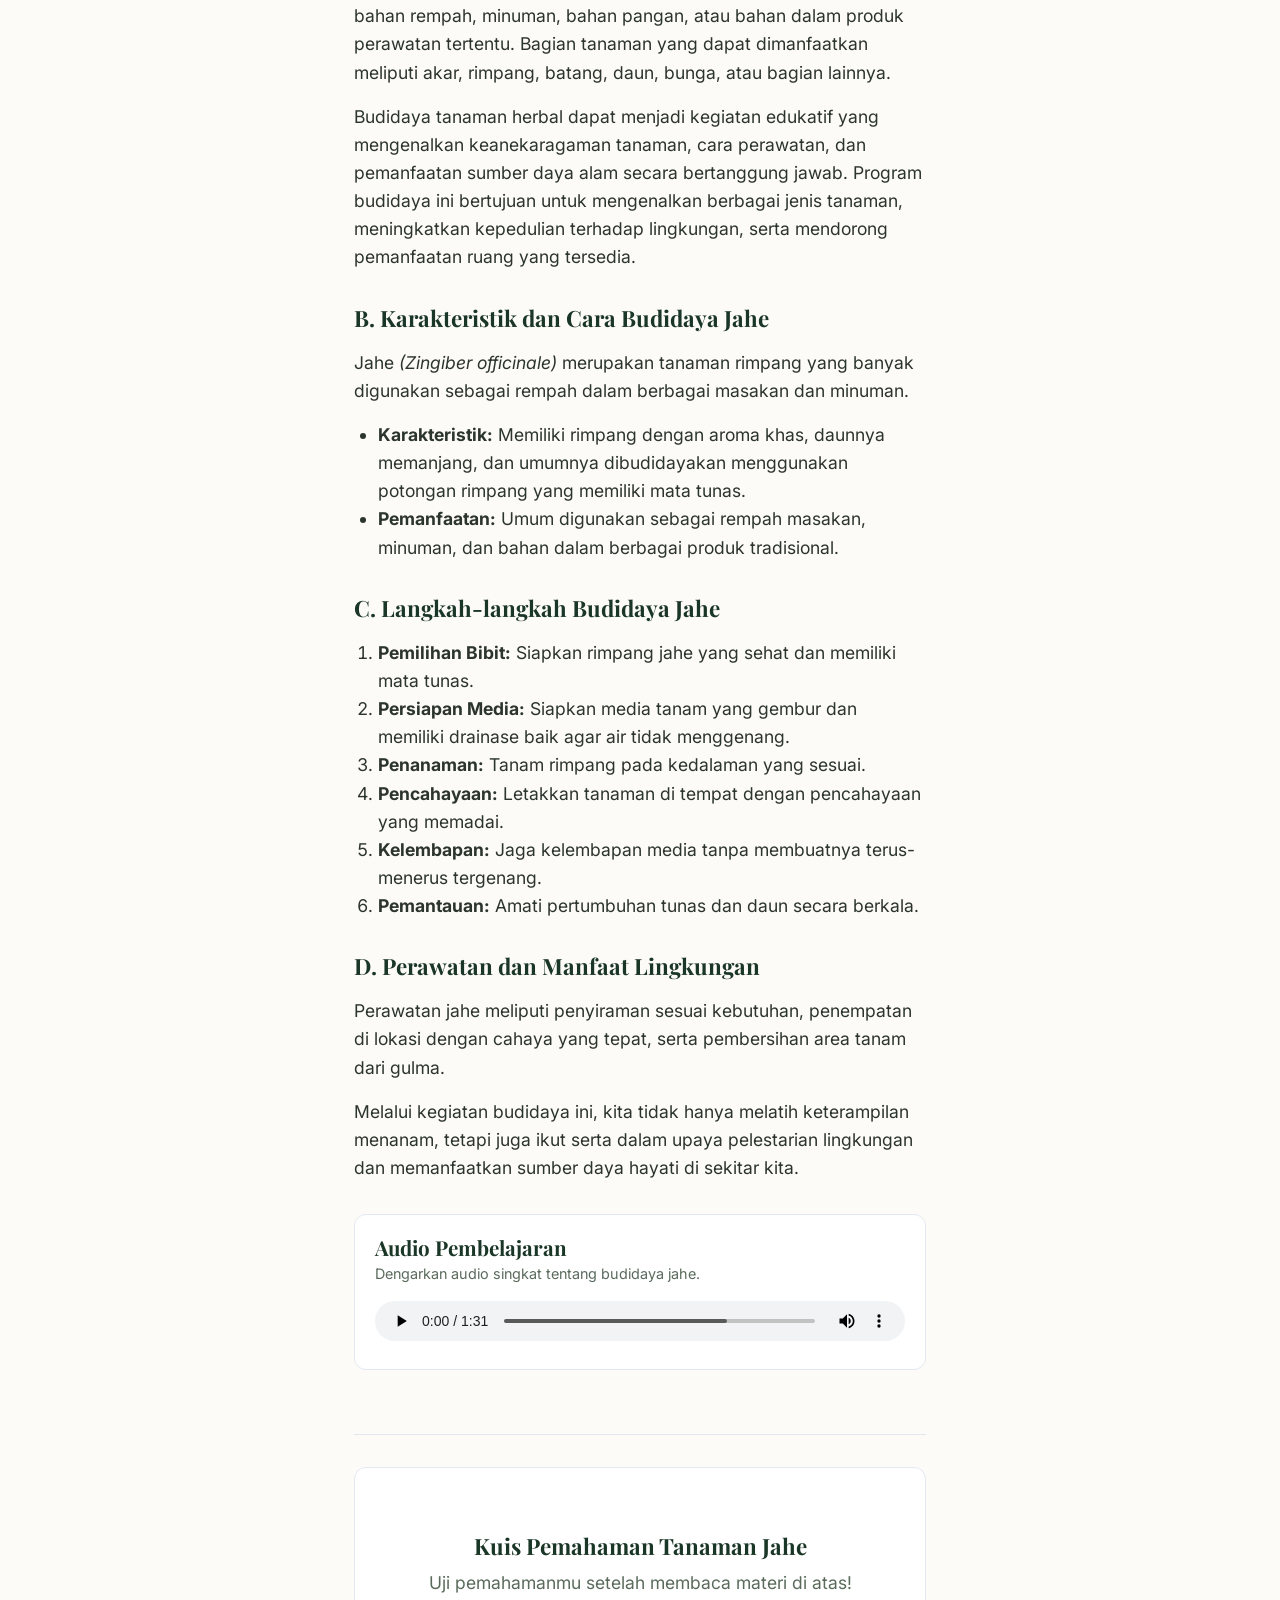
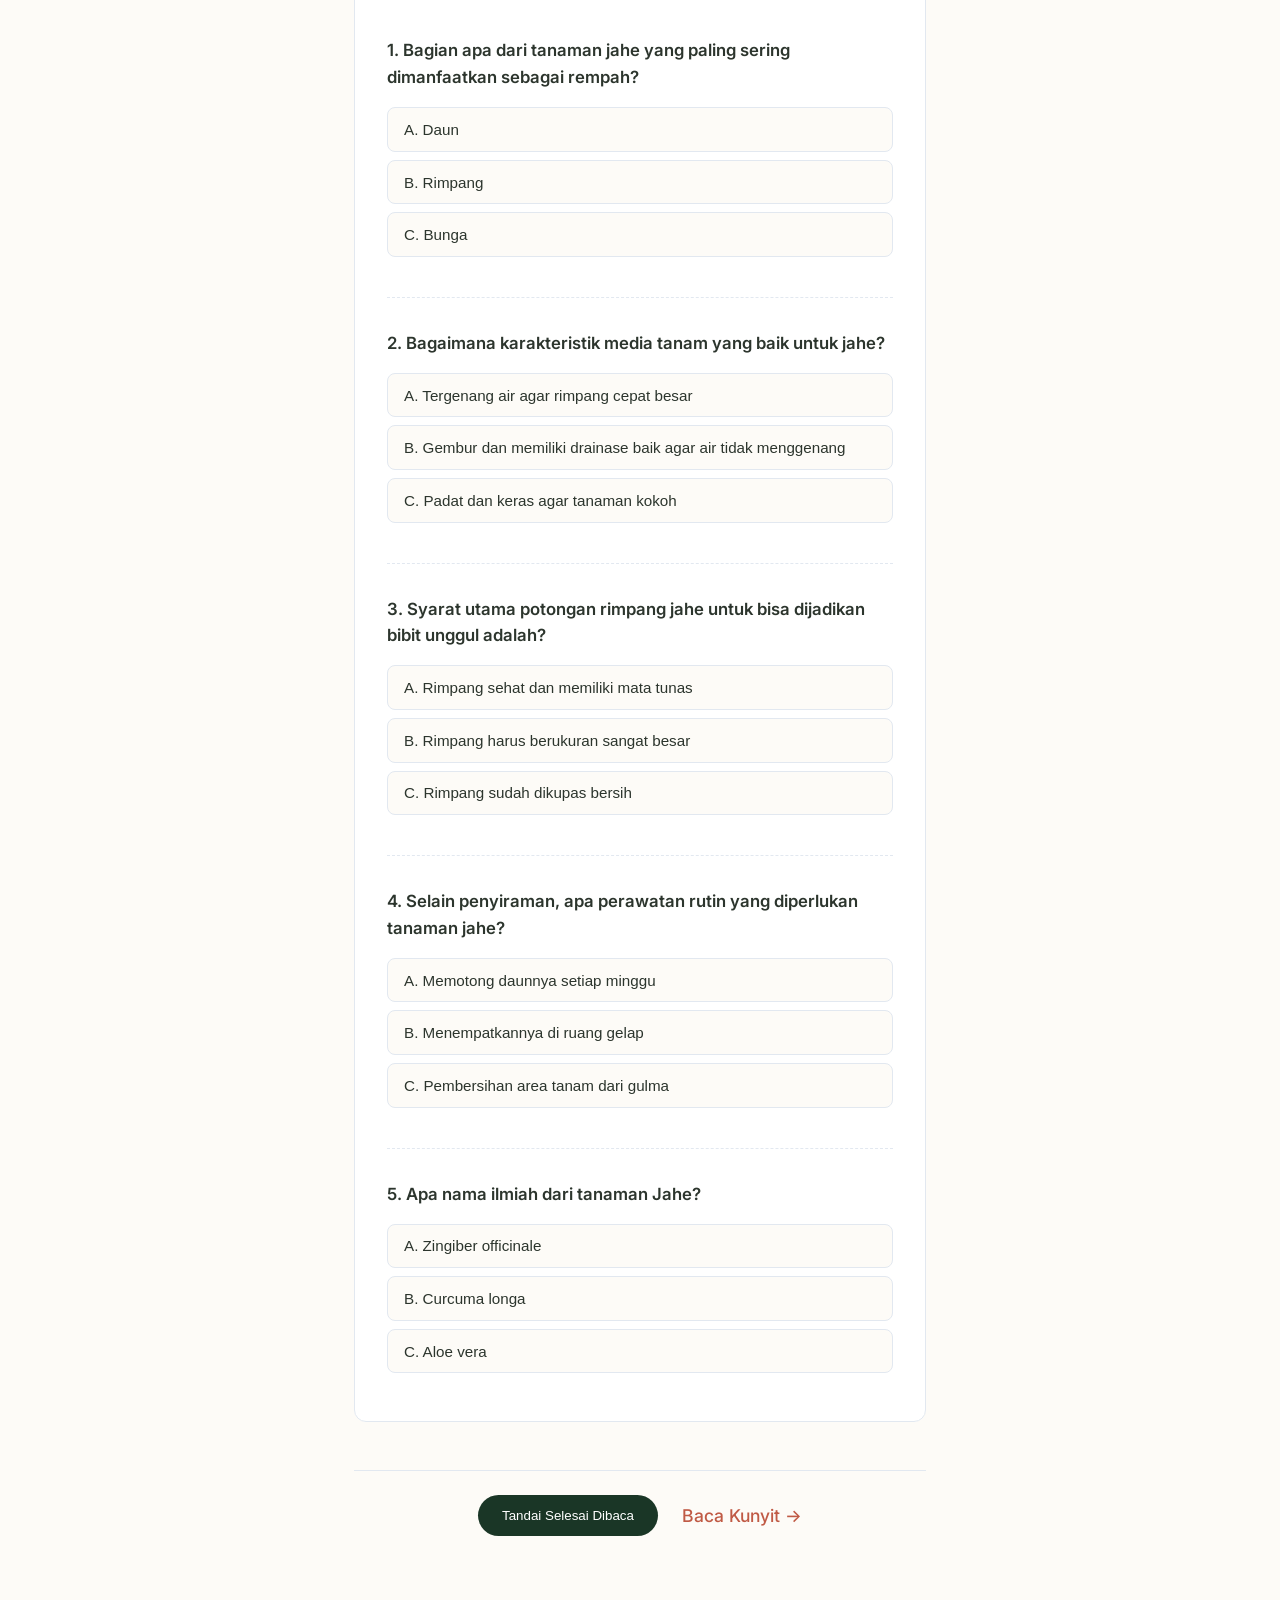
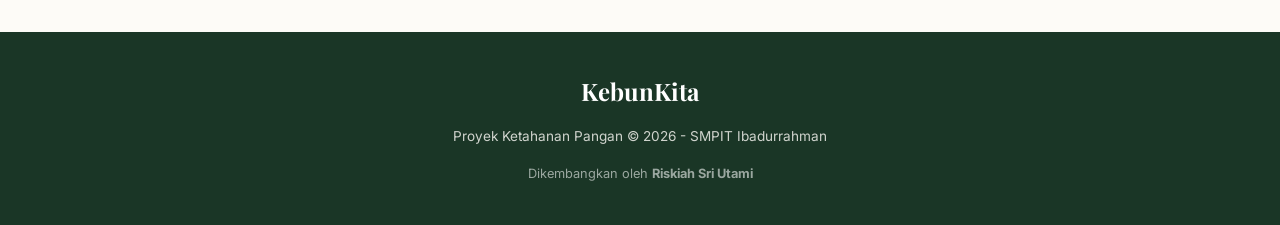
<file: jahe.html>
<!doctype html>
<html lang="id">
  <head>
    <meta charset="UTF-8" />
    <meta name="viewport" content="width=device-width, initial-scale=1.0" />
    <title>Panduan Jahe - KebunKita</title>
    <link rel="stylesheet" href="css/style.css" />
    <style>
      /* Gaya khusus untuk tabel Alat dan Bahan (Bisa dihapus jika tidak dipakai, dipertahankan untuk template) */
      .table-alat {
        width: 100%;
        border-collapse: collapse;
        margin-bottom: 1.5rem;
        font-size: 0.95rem;
      }
      .table-alat th,
      .table-alat td {
        border: 1px solid var(--border-color);
        padding: 0.8rem;
        text-align: left;
      }
      .table-alat th {
        background-color: var(--secondary-color);
        color: #fff;
        font-weight: 600;
      }
      [data-theme="dark"] .table-alat th {
        color: #121614;
      }
    </style>
  </head>
  <body data-article-id="jahe">
    <!-- Progress Bar -->
    <div id="scroll-progress" class="scroll-progress"></div>

    <!-- Header -->
    <header>
      <a href="index.html" class="logo">KebunKita</a>
      <ul class="nav-links">
        <li><a href="index.html">Beranda</a></li>
        <li><a href="budikdalon.html">Budikdalon</a></li>
        <li>
          <a
            href="jahe.html"
            style="font-weight: 600; color: var(--accent-color)"
            >Tanaman Obat</a
          >
        </li>
        <li><a href="jurnal.html">Jurnal</a></li>
        <li><a href="tentang.html">Tentang Kami</a></li>
      </ul>
      <div class="nav-controls">
        <button id="theme-toggle" class="btn-icon">◐</button>
        <button id="menu-toggle" class="btn-icon menu-toggle">☰</button>
      </div>
    </header>

    <main>
      <article>
        <!-- Judul Artikel -->
        <div style="padding-top: 2rem">
          <span
            class="tag"
            style="display: block; text-align: center; margin-top: 1rem"
            >Tanaman Obat</span
          >
          <h1 style="text-align: center; margin: 0.5rem 0; padding: 0 5%">
            Panduan Mengenal dan Membudidayakan Jahe
          </h1>

          <p
            style="
              text-align: center;
              color: var(--text-secondary);
              margin-bottom: 0.5rem;
              padding: 0 5%;
            "
          >
            Mengenalkan keanekaragaman tanaman, cara perawatan, dan pemanfaatannya.
          </p>

          <div style="text-align: center; margin-bottom: 2.5rem">
            <span
              style="
                background-color: var(--secondary-color);
                color: #121614;
                padding: 0.4rem 1rem;
                border-radius: 20px;
                font-size: 0.85rem;
                font-weight: 600;
                box-shadow: 0 2px 5px rgba(0, 0, 0, 0.05);
              "
            >
              ✎ Penulis: Aulia Elga Putri Mishali
            </span>
          </div>

        <!-- HIGHLIGHT POSTER EDUKASI -->
<div style="margin: 0 auto 3rem; max-width: 90%; text-align: center;">
    <p style="font-weight: 600; color: var(--primary-color); margin-bottom: 1rem;">Poster Edukasi</p>
    
    <div style="position: relative; display: inline-block;">

    <img 
        src="assets/posters/jahe-poster.jpeg" 
        alt="Poster Edukasi Tanaman Jahe" 
        class="poster-img" 
        style="width: 100%; max-width: 400px; box-shadow: 0 15px 35px rgba(0,0,0,0.1); border-radius: 16px; display: block;"
    />

    <button 
        type="button"
        class="poster-expand-btn"
        aria-label="Perbesar poster"
    >
        🔍 Ketuk untuk memperbesar
    </button>

    </div>
    
    <p style="font-size: 0.85rem; color: var(--text-secondary); font-style: italic; margin-top: 1rem;">
        Poster Edukasi Tanaman Jahe — Dibuat oleh Daniya Putri Kurniawan
    </p>
</div>
        <!-- Gambar Hero -->
        <img
          src="assets/images/jahe-thumb.jpg"
          alt="Ilustrasi Tanaman Jahe"
          class="article-hero-img"
        />

        <div class="article-body">
          <h2>A. Mengenal Tanaman Herbal</h2>
          <p>
            Tanaman herbal merupakan kelompok tanaman yang bagian-bagiannya dimanfaatkan untuk berbagai keperluan, misalnya sebagai bahan rempah, minuman, bahan pangan, atau bahan dalam produk perawatan tertentu. Bagian tanaman yang dapat dimanfaatkan meliputi akar, rimpang, batang, daun, bunga, atau bagian lainnya.
          </p>
          <p>
            Budidaya tanaman herbal dapat menjadi kegiatan edukatif yang mengenalkan keanekaragaman tanaman, cara perawatan, dan pemanfaatan sumber daya alam secara bertanggung jawab. Program budidaya ini bertujuan untuk mengenalkan berbagai jenis tanaman, meningkatkan kepedulian terhadap lingkungan, serta mendorong pemanfaatan ruang yang tersedia.
          </p>

          <h2>B. Karakteristik dan Cara Budidaya Jahe</h2>
          <p>
            Jahe <em>(Zingiber officinale)</em> merupakan tanaman rimpang yang banyak digunakan sebagai rempah dalam berbagai masakan dan minuman.
          </p>
          <ul>
            <li><strong>Karakteristik:</strong> Memiliki rimpang dengan aroma khas, daunnya memanjang, dan umumnya dibudidayakan menggunakan potongan rimpang yang memiliki mata tunas.</li>
            <li><strong>Pemanfaatan:</strong> Umum digunakan sebagai rempah masakan, minuman, dan bahan dalam berbagai produk tradisional.</li>
          </ul>

          <h2>C. Langkah-langkah Budidaya Jahe</h2>
          <ol>
            <li><strong>Pemilihan Bibit:</strong> Siapkan rimpang jahe yang sehat dan memiliki mata tunas.</li>
            <li><strong>Persiapan Media:</strong> Siapkan media tanam yang gembur dan memiliki drainase baik agar air tidak menggenang.</li>
            <li><strong>Penanaman:</strong> Tanam rimpang pada kedalaman yang sesuai.</li>
            <li><strong>Pencahayaan:</strong> Letakkan tanaman di tempat dengan pencahayaan yang memadai.</li>
            <li><strong>Kelembapan:</strong> Jaga kelembapan media tanpa membuatnya terus-menerus tergenang.</li>
            <li><strong>Pemantauan:</strong> Amati pertumbuhan tunas dan daun secara berkala.</li>
          </ol>

          <h2>D. Perawatan dan Manfaat Lingkungan</h2>
          <p>
            Perawatan jahe meliputi penyiraman sesuai kebutuhan, penempatan di lokasi dengan cahaya yang tepat, serta pembersihan area tanam dari gulma. 
          </p>
          <p>
            Melalui kegiatan budidaya ini, kita tidak hanya melatih keterampilan menanam, tetapi juga ikut serta dalam upaya pelestarian lingkungan dan memanfaatkan sumber daya hayati di sekitar kita.
          </p>

          <!-- Media Section (Audio) -->
          <div class="media-container" style="margin-top: 2rem;">
            <h3>Audio Pembelajaran</h3>
            <p
              style="
                font-size: 0.9rem;
                margin-bottom: 0.5rem;
                color: var(--text-secondary);
              "
            >
              Dengarkan audio singkat tentang budidaya jahe.
            </p>
            <audio controls>
              <source src="assets/audio/jahe.mp3" type="audio/mpeg" />
              Browser Anda tidak mendukung pemutar audio.
            </audio>
          </div>

          <!-- ========================================== -->
          <!-- KUIS INTERAKTIF -->
          <!-- ========================================== -->
          
          <hr style="margin: 4rem 0 2rem; border: none; border-top: 1px solid var(--border-color);">
          
          <div class="quiz-container">
              <h2 style="text-align: center; margin-bottom: 0.5rem;">Kuis Pemahaman Tanaman Jahe</h2>
              <p style="text-align: center; color: var(--text-secondary); margin-bottom: 2.5rem;">Uji pemahamanmu setelah membaca materi di atas!</p>
              
              <!-- Soal 1 -->
              <div class="quiz-question-box" id="quiz-1">
                  <p class="quiz-question">1. Bagian apa dari tanaman jahe yang paling sering dimanfaatkan sebagai rempah?</p>
                  <div class="quiz-options">
                      <button class="quiz-btn" onclick="checkAnswer(this, false)">A. Daun</button>
                      <button class="quiz-btn" onclick="checkAnswer(this, true)">B. Rimpang</button>
                      <button class="quiz-btn" onclick="checkAnswer(this, false)">C. Bunga</button>
                  </div>
                  <p class="quiz-feedback"></p>
              </div>

              <!-- Soal 2 -->
              <div class="quiz-question-box" id="quiz-2">
                  <p class="quiz-question">2. Bagaimana karakteristik media tanam yang baik untuk jahe?</p>
                  <div class="quiz-options">
                      <button class="quiz-btn" onclick="checkAnswer(this, false)">A. Tergenang air agar rimpang cepat besar</button>
                      <button class="quiz-btn" onclick="checkAnswer(this, true)">B. Gembur dan memiliki drainase baik agar air tidak menggenang</button>
                      <button class="quiz-btn" onclick="checkAnswer(this, false)">C. Padat dan keras agar tanaman kokoh</button>
                  </div>
                  <p class="quiz-feedback"></p>
              </div>

              <!-- Soal 3 -->
              <div class="quiz-question-box" id="quiz-3">
                  <p class="quiz-question">3. Syarat utama potongan rimpang jahe untuk bisa dijadikan bibit unggul adalah?</p>
                  <div class="quiz-options">
                      <button class="quiz-btn" onclick="checkAnswer(this, true)">A. Rimpang sehat dan memiliki mata tunas</button>
                      <button class="quiz-btn" onclick="checkAnswer(this, false)">B. Rimpang harus berukuran sangat besar</button>
                      <button class="quiz-btn" onclick="checkAnswer(this, false)">C. Rimpang sudah dikupas bersih</button>
                  </div>
                  <p class="quiz-feedback"></p>
              </div>

              <!-- Soal 4 -->
              <div class="quiz-question-box" id="quiz-4">
                  <p class="quiz-question">4. Selain penyiraman, apa perawatan rutin yang diperlukan tanaman jahe?</p>
                  <div class="quiz-options">
                      <button class="quiz-btn" onclick="checkAnswer(this, false)">A. Memotong daunnya setiap minggu</button>
                      <button class="quiz-btn" onclick="checkAnswer(this, false)">B. Menempatkannya di ruang gelap</button>
                      <button class="quiz-btn" onclick="checkAnswer(this, true)">C. Pembersihan area tanam dari gulma</button>
                  </div>
                  <p class="quiz-feedback"></p>
              </div>

              <!-- Soal 5 -->
              <div class="quiz-question-box" id="quiz-5">
                  <p class="quiz-question">5. Apa nama ilmiah dari tanaman Jahe?</p>
                  <div class="quiz-options">
                      <button class="quiz-btn" onclick="checkAnswer(this, true)">A. Zingiber officinale</button>
                      <button class="quiz-btn" onclick="checkAnswer(this, false)">B. Curcuma longa</button>
                      <button class="quiz-btn" onclick="checkAnswer(this, false)">C. Aloe vera</button>
                  </div>
                  <p class="quiz-feedback"></p>
              </div>
          </div>
          <!-- ========================================== -->

          <!-- Tombol Navigasi Bawah -->
          <div
            style="
              margin-top: 3rem;
              display: flex;
              flex-wrap: wrap;
              gap: 1.5rem;
              justify-content: center;
              align-items: center;
              border-top: 1px solid var(--border-color);
              padding-top: 1.5rem;
              text-align: center;
            "
          >
            <button id="mark-read-btn" class="btn btn-primary">
              Tandai Selesai Dibaca
            </button>
             <a
              href="kunyit.html"
              style="color: var(--accent-color); font-weight: 500"
              >Baca Kunyit &rarr;</a
            >
          </div>
        </div>
      </article>
    </main>

    <!-- Modal Poster -->
    <div id="poster-modal" class="modal">
      <span class="close-modal">&times;</span>
      <img class="modal-content" id="modal-img" alt="Poster Edukasi" />
    </div>

    <!-- Footer -->
    <footer>
      <div class="logo" style="color: #fff; margin-bottom: 1rem">KebunKita</div>
      <p>Proyek Ketahanan Pangan &copy; 2026 - SMPIT Ibadurrahman</p>
      <p style="font-size: 0.8rem; color: rgba(255, 255, 255, 0.7)">
        Dikembangkan oleh <strong>Riskiah Sri Utami</strong>
      </p>
    </footer>
    <button id="back-to-top" aria-label="Kembali ke atas">↑</button>
    <script src="js/config.js"></script>
    <script src="js/main.js"></script>
  </body>
</html>
</file>
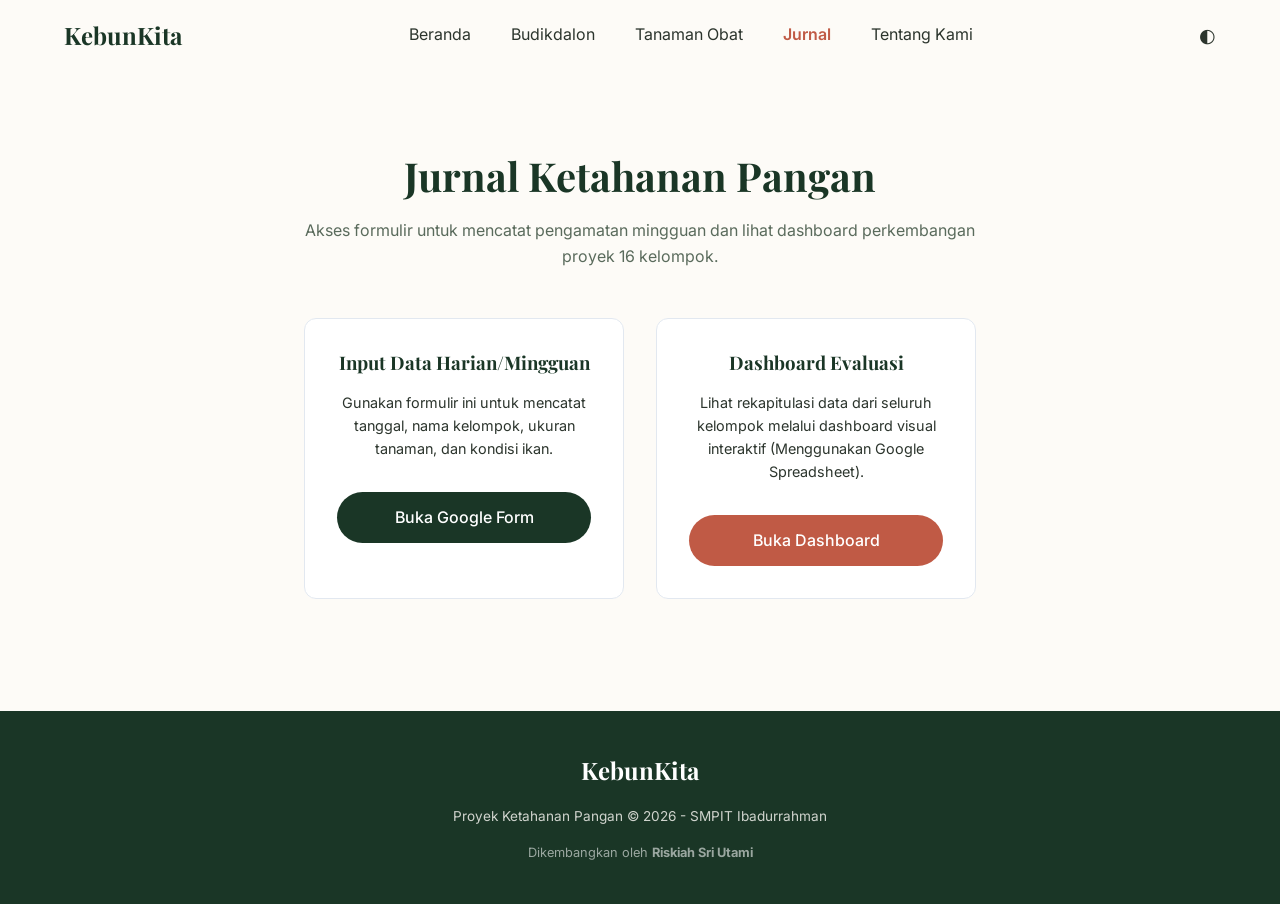
<file: jurnal.html>
<!doctype html>
<html lang="id">
  <head>
    <meta charset="UTF-8" />
    <meta name="viewport" content="width=device-width, initial-scale=1.0" />
    <title>Jurnal Pengamatan - KebunKita</title>
    <link rel="stylesheet" href="css/style.css" />
  </head>
  <body>
    <!-- Header -->
    <header>
      <a href="index.html" class="logo">KebunKita</a>
      <ul class="nav-links">
        <li><a href="index.html">Beranda</a></li>
        <li><a href="budikdalon.html">Budikdalon</a></li>
        <li><a href="jahe.html">Tanaman Obat</a></li>
        <li>
          <a
            href="jurnal.html"
            style="font-weight: 600; color: var(--accent-color)"
            >Jurnal</a
          >
        </li>
        <li><a href="tentang.html">Tentang Kami</a></li>
      </ul>
      <div class="nav-controls">
        <button id="theme-toggle" class="btn-icon">◐</button>
        <button id="menu-toggle" class="btn-icon menu-toggle">☰</button>
      </div>
    </header>

    <main
      class="section-container"
      style="max-width: 800px; text-align: center; padding-top: 5rem"
    >
      <h1 style="font-size: 2.5rem; margin-bottom: 1rem">
        Jurnal Ketahanan Pangan
      </h1>
      <p style="color: var(--text-secondary); margin-bottom: 3rem">
        Akses formulir untuk mencatat pengamatan mingguan dan lihat dashboard
        perkembangan proyek 16 kelompok.
      </p>

      <div class="grid-2">
        <div class="card" style="padding: 2rem">
          <h3 style="margin-bottom: 1rem">Input Data Harian/Mingguan</h3>
          <p style="font-size: 0.9rem; margin-bottom: 2rem">
            Gunakan formulir ini untuk mencatat tanggal, nama kelompok, ukuran
            tanaman, dan kondisi ikan.
          </p>
          <a
            href="https://forms.gle/JPrb5vp2psUDV3Q6A"
            class="btn btn-primary link-gform"
            target="_blank"
            rel="noopener"
            >Buka Google Form</a
          >
        </div>

        <div class="card" style="padding: 2rem">
          <h3 style="margin-bottom: 1rem">Dashboard Evaluasi</h3>
          <p style="font-size: 0.9rem; margin-bottom: 2rem">
            Lihat rekapitulasi data dari seluruh kelompok melalui dashboard
            visual interaktif (Menggunakan Google Spreadsheet).
          </p>
          <a
            href="https://docs.google.com/spreadsheets/d/1KfayGme9SYHkIMqQ0cvGL9arOF-aGSvujVUmRU7mPJU/edit?usp=sharing"
            class="btn btn-accent link-dashboard"
            target="_blank"
            rel="noopener"
            >Buka Dashboard</a
          >
        </div>
      </div>
    </main>

    <!-- Footer -->
    <footer>
      <div class="logo" style="color: #fff; margin-bottom: 1rem">KebunKita</div>
      <p>Proyek Ketahanan Pangan &copy; 2026 - SMPIT Ibadurrahman</p>
      <p style="font-size: 0.8rem; color: rgba(255, 255, 255, 0.7)">
        Dikembangkan oleh <strong>Riskiah Sri Utami</strong>
      </p>
    </footer>

    <script src="js/config.js"></script>
    <script src="js/main.js"></script>
  </body>
</html>
</file>
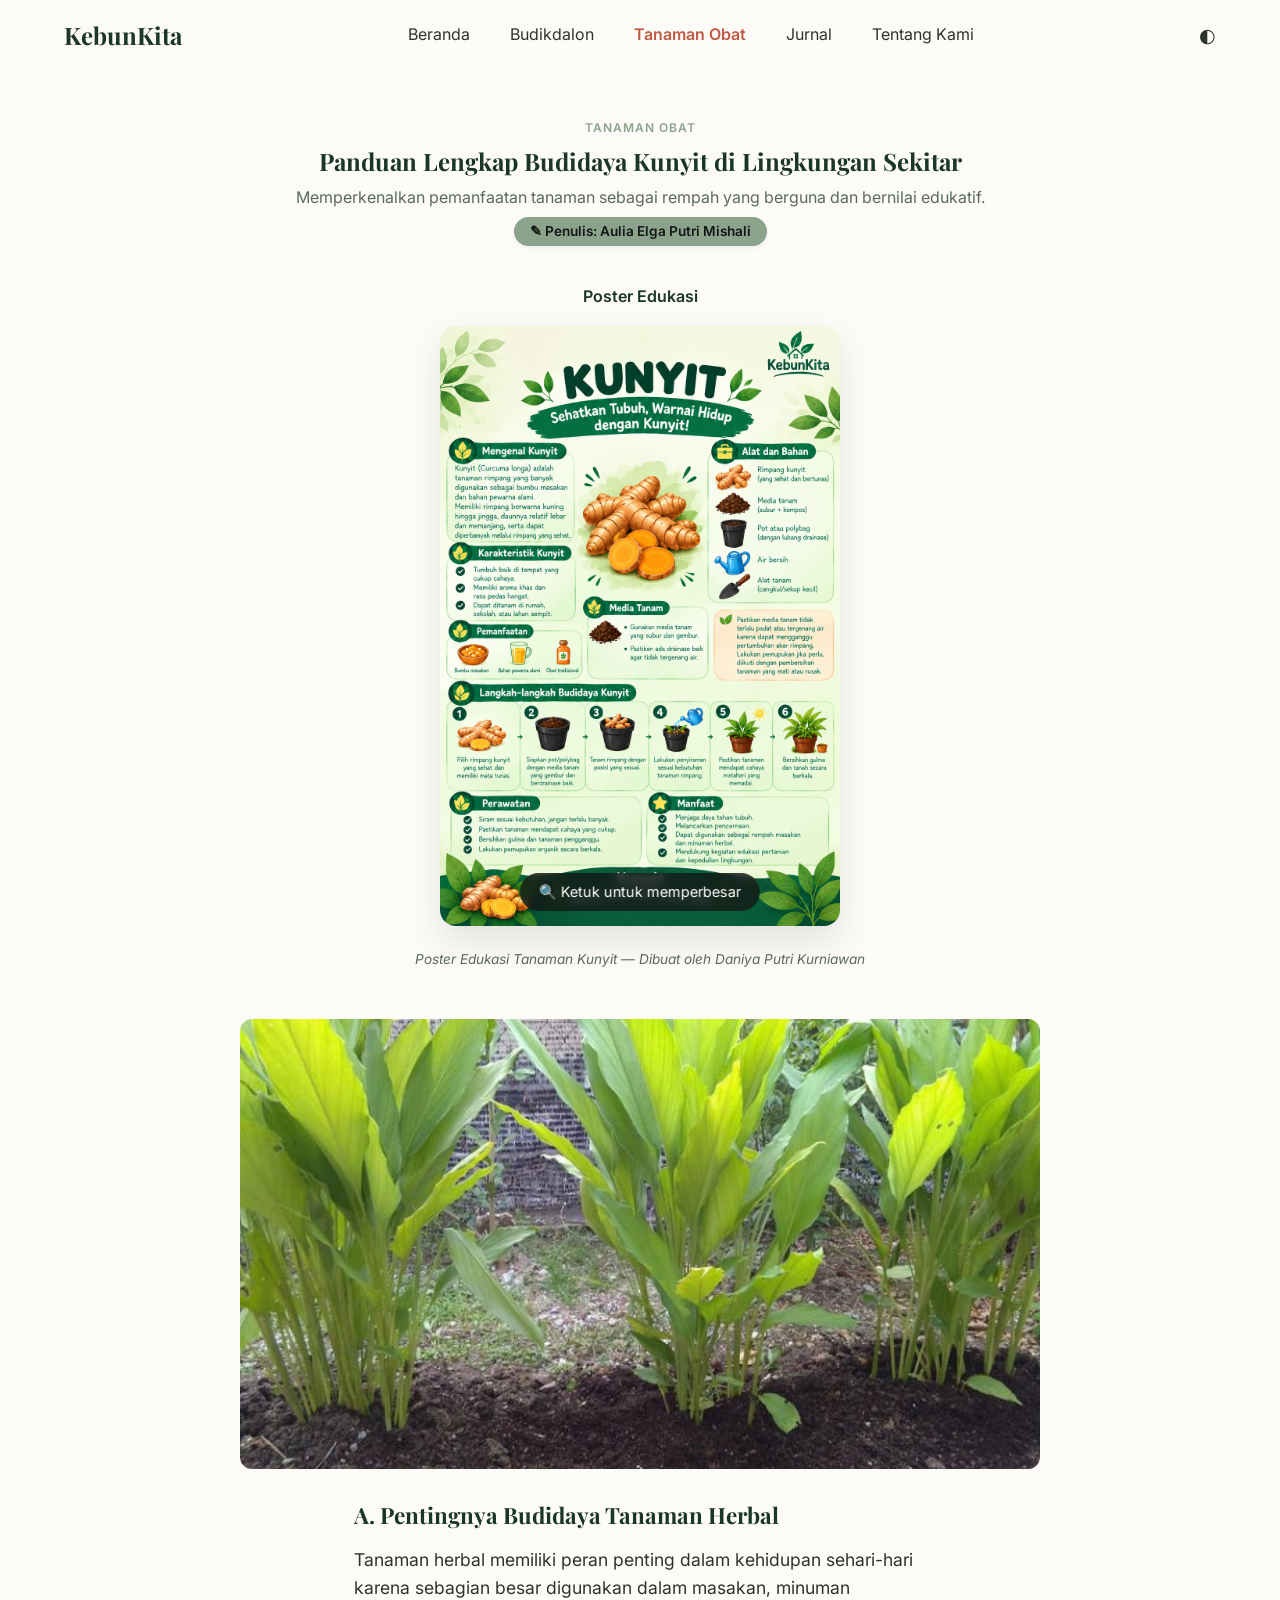
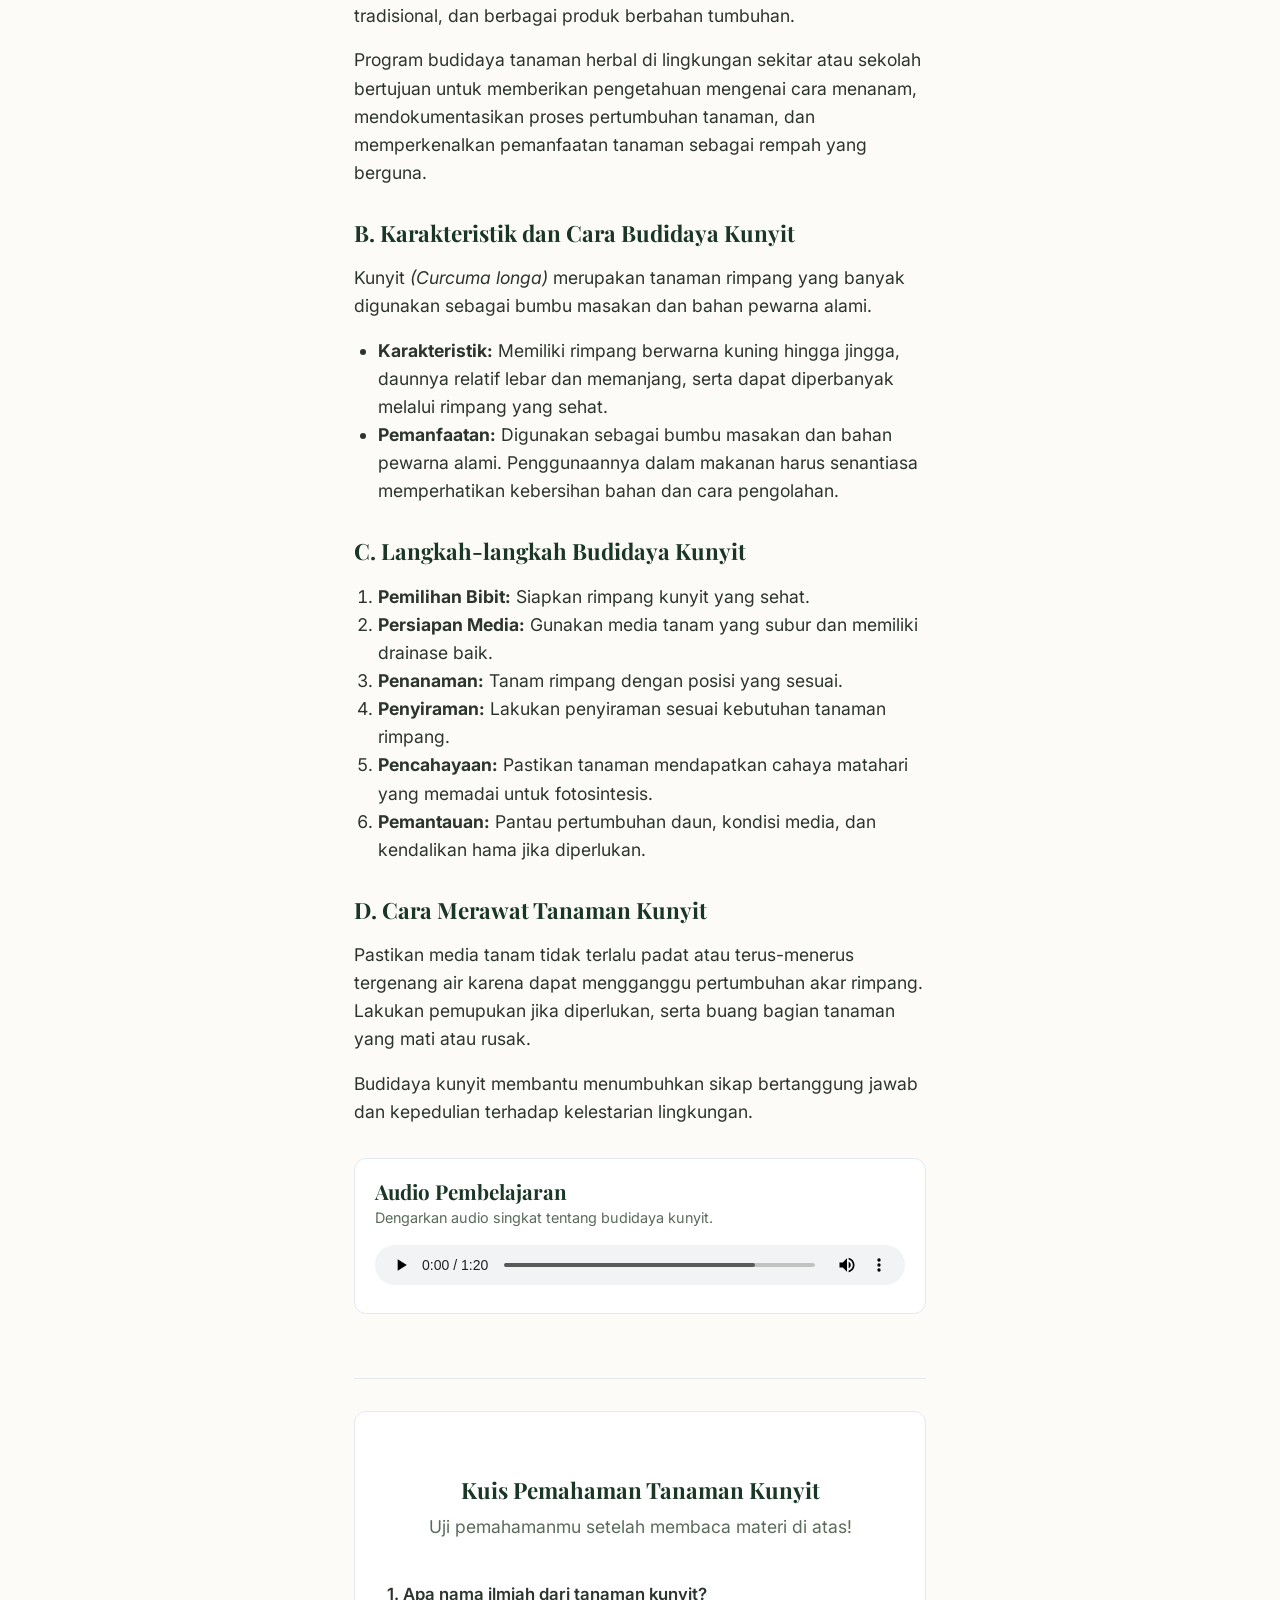
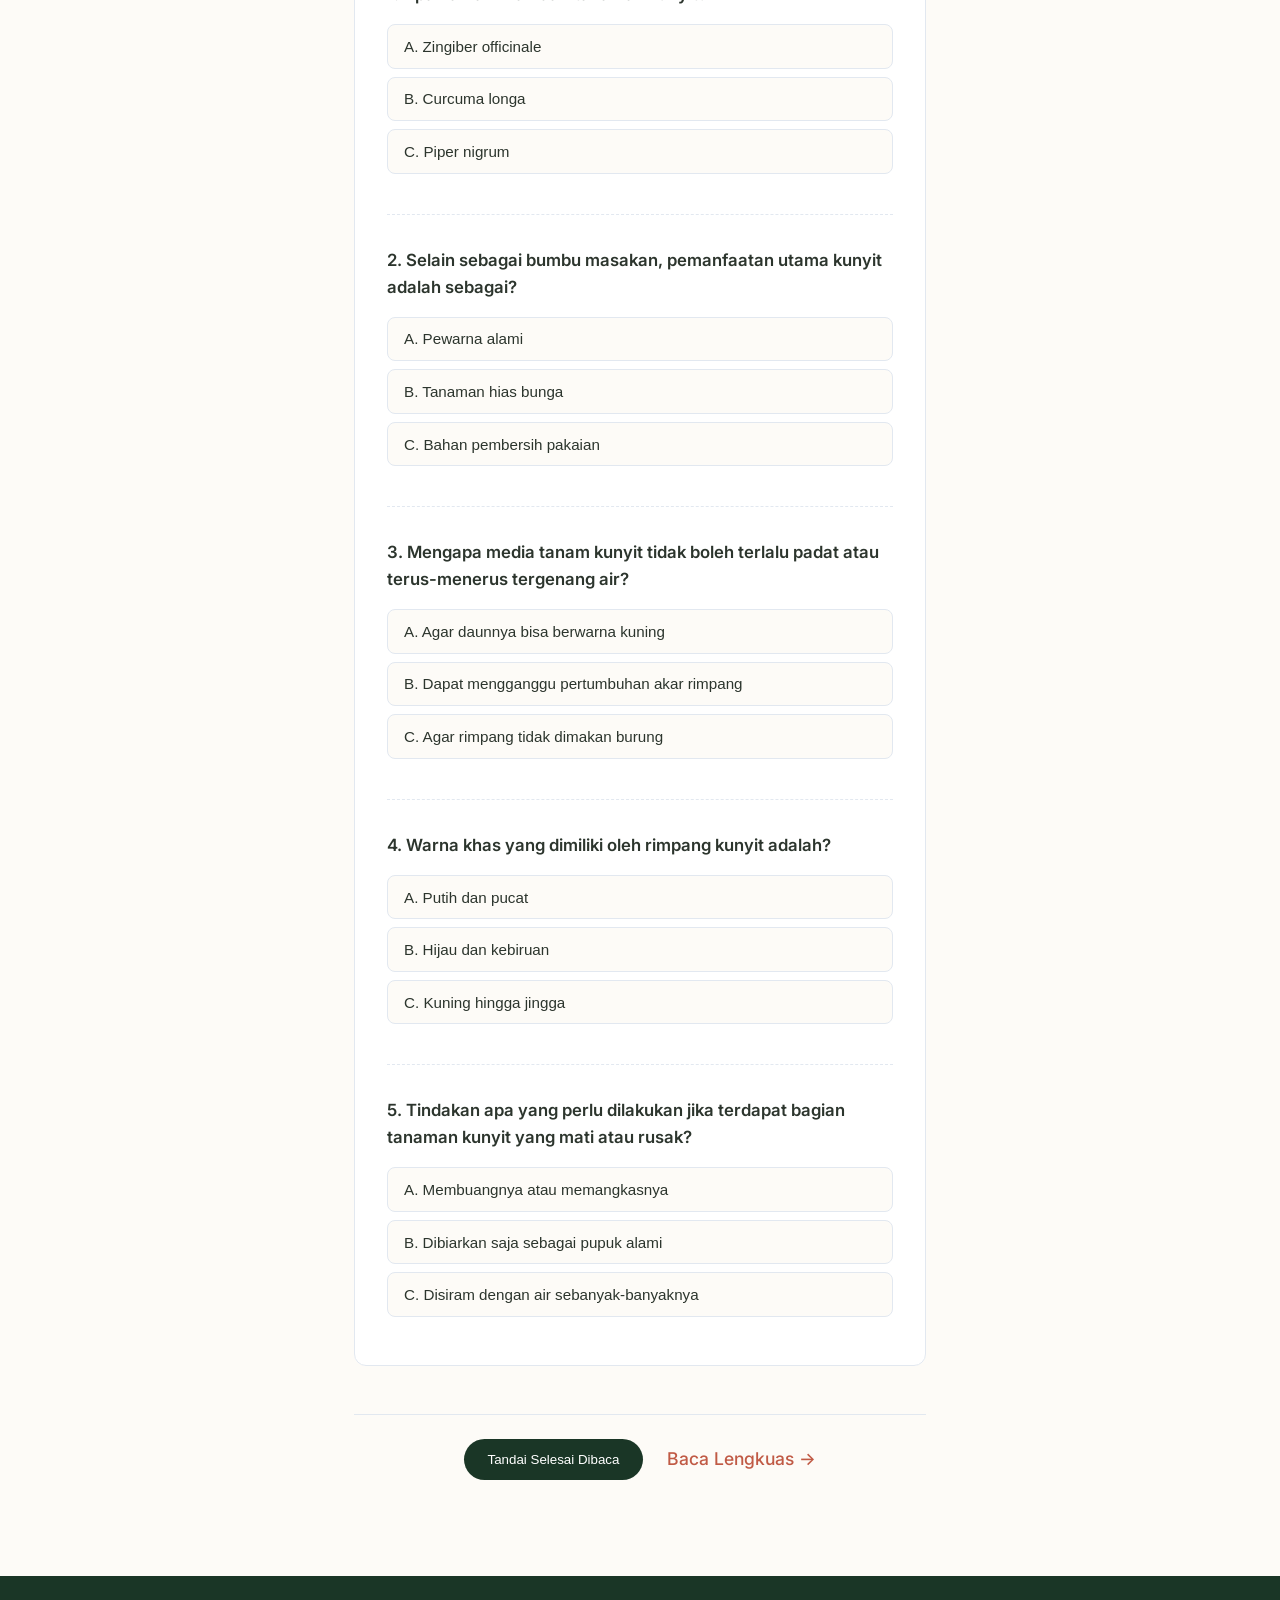
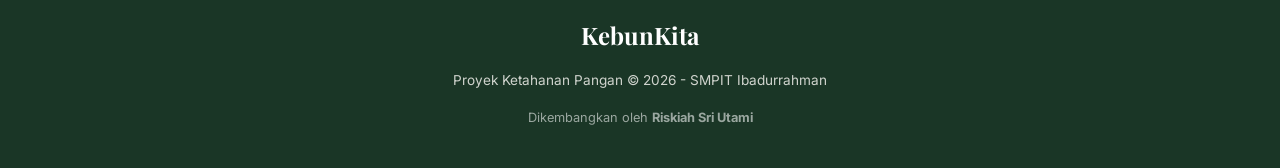
<file: kunyit.html>
<!doctype html>
<html lang="id">
  <head>
    <meta charset="UTF-8" />
    <meta name="viewport" content="width=device-width, initial-scale=1.0" />
    <title>Panduan Kunyit - KebunKita</title>
    <link rel="stylesheet" href="css/style.css" />
    <style>
      /* Gaya khusus untuk tabel jika diperlukan pada halaman lain */
      .table-alat {
        width: 100%;
        border-collapse: collapse;
        margin-bottom: 1.5rem;
        font-size: 0.95rem;
      }
      .table-alat th,
      .table-alat td {
        border: 1px solid var(--border-color);
        padding: 0.8rem;
        text-align: left;
      }
      .table-alat th {
        background-color: var(--secondary-color);
        color: #fff;
        font-weight: 600;
      }
      [data-theme="dark"] .table-alat th {
        color: #121614;
      }
    </style>
  </head>
  <body data-article-id="kunyit">
    <!-- Progress Bar -->
    <div id="scroll-progress" class="scroll-progress"></div>

    <!-- Header -->
    <header>
      <a href="index.html" class="logo">KebunKita</a>
      <ul class="nav-links">
        <li><a href="index.html">Beranda</a></li>
        <li><a href="budikdalon.html">Budikdalon</a></li>
        <li>
          <a
            href="jahe.html"
            style="font-weight: 600; color: var(--accent-color)"
            >Tanaman Obat</a
          >
        </li>
        <li><a href="jurnal.html">Jurnal</a></li>
        <li><a href="tentang.html">Tentang Kami</a></li>
      </ul>
      <div class="nav-controls">
        <button id="theme-toggle" class="btn-icon">◐</button>
        <button id="menu-toggle" class="btn-icon menu-toggle">☰</button>
      </div>
    </header>

    <main>
      <article>
        <!-- Judul Artikel -->
        <div style="padding-top: 2rem">
          <span
            class="tag"
            style="display: block; text-align: center; margin-top: 1rem"
            >Tanaman Obat</span
          >
          <h1 style="text-align: center; margin: 0.5rem 0; padding: 0 5%">
            Panduan Lengkap Budidaya Kunyit di Lingkungan Sekitar
          </h1>

          <p
            style="
              text-align: center;
              color: var(--text-secondary);
              margin-bottom: 0.5rem;
              padding: 0 5%;
            "
          >
            Memperkenalkan pemanfaatan tanaman sebagai rempah yang berguna dan bernilai edukatif.
          </p>

          <div style="text-align: center; margin-bottom: 2.5rem">
            <span
              style="
                background-color: var(--secondary-color);
                color: #121614;
                padding: 0.4rem 1rem;
                border-radius: 20px;
                font-size: 0.85rem;
                font-weight: 600;
                box-shadow: 0 2px 5px rgba(0, 0, 0, 0.05);
              "
            >
              ✎ Penulis: Aulia Elga Putri Mishali
            </span>
          </div>

          <!-- HIGHLIGHT POSTER EDUKASI -->
<div style="margin: 0 auto 3rem; max-width: 90%; text-align: center;">
    <p style="font-weight: 600; color: var(--primary-color); margin-bottom: 1rem;">Poster Edukasi</p>
    
    <div style="position: relative; display: inline-block;">

    <img 
        src="assets/posters/kunyit-poster.jpeg" 
        alt="Poster Edukasi Tanaman Kunyit" 
        class="poster-img" 
        style="width: 100%; max-width: 400px; box-shadow: 0 15px 35px rgba(0,0,0,0.1); border-radius: 16px; display: block;"
    />

    <button 
        type="button"
        class="poster-expand-btn"
        aria-label="Perbesar poster"
    >
        🔍 Ketuk untuk memperbesar
    </button>

    </div>
    
    <p style="font-size: 0.85rem; color: var(--text-secondary); font-style: italic; margin-top: 1rem;">
        Poster Edukasi Tanaman Kunyit — Dibuat oleh Daniya Putri Kurniawan
    </p>
</div>

        <!-- Gambar Hero -->
        <!-- Pastikan mengganti path gambar sesuai dengan yang ada di folder aset Anda -->
        <img
          src="assets/images/kunyit-thumb.jpg"
          alt="Ilustrasi Tanaman Kunyit"
          class="article-hero-img"
        />

        <div class="article-body">
          <h2>A. Pentingnya Budidaya Tanaman Herbal</h2>
          <p>
            Tanaman herbal memiliki peran penting dalam kehidupan sehari-hari karena sebagian besar digunakan dalam masakan, minuman tradisional, dan berbagai produk berbahan tumbuhan. 
          </p>
          <p>
            Program budidaya tanaman herbal di lingkungan sekitar atau sekolah bertujuan untuk memberikan pengetahuan mengenai cara menanam, mendokumentasikan proses pertumbuhan tanaman, dan memperkenalkan pemanfaatan tanaman sebagai rempah yang berguna.
          </p>

          <h2>B. Karakteristik dan Cara Budidaya Kunyit</h2>
          <p>
            Kunyit <em>(Curcuma longa)</em> merupakan tanaman rimpang yang banyak digunakan sebagai bumbu masakan dan bahan pewarna alami.
          </p>
          <ul>
            <li><strong>Karakteristik:</strong> Memiliki rimpang berwarna kuning hingga jingga, daunnya relatif lebar dan memanjang, serta dapat diperbanyak melalui rimpang yang sehat.</li>
            <li><strong>Pemanfaatan:</strong> Digunakan sebagai bumbu masakan dan bahan pewarna alami. Penggunaannya dalam makanan harus senantiasa memperhatikan kebersihan bahan dan cara pengolahan.</li>
          </ul>

          <h2>C. Langkah-langkah Budidaya Kunyit</h2>
          <ol>
            <li><strong>Pemilihan Bibit:</strong> Siapkan rimpang kunyit yang sehat.</li>
            <li><strong>Persiapan Media:</strong> Gunakan media tanam yang subur dan memiliki drainase baik.</li>
            <li><strong>Penanaman:</strong> Tanam rimpang dengan posisi yang sesuai.</li>
            <li><strong>Penyiraman:</strong> Lakukan penyiraman sesuai kebutuhan tanaman rimpang.</li>
            <li><strong>Pencahayaan:</strong> Pastikan tanaman mendapatkan cahaya matahari yang memadai untuk fotosintesis.</li>
            <li><strong>Pemantauan:</strong> Pantau pertumbuhan daun, kondisi media, dan kendalikan hama jika diperlukan.</li>
          </ol>

          <h2>D. Cara Merawat Tanaman Kunyit</h2>
          <p>
            Pastikan media tanam tidak terlalu padat atau terus-menerus tergenang air karena dapat mengganggu pertumbuhan akar rimpang. Lakukan pemupukan jika diperlukan, serta buang bagian tanaman yang mati atau rusak. 
          </p>
          <p>
            Budidaya kunyit membantu menumbuhkan sikap bertanggung jawab dan kepedulian terhadap kelestarian lingkungan.
          </p>

          <!-- Media Section (Audio) -->
          <div class="media-container" style="margin-top: 2rem;">
            <h3>Audio Pembelajaran</h3>
            <p
              style="
                font-size: 0.9rem;
                margin-bottom: 0.5rem;
                color: var(--text-secondary);
              "
            >
              Dengarkan audio singkat tentang budidaya kunyit.
            </p>
            <audio controls>
              <source src="assets/audio/kunyit.mp3" type="audio/mpeg" />
              Browser Anda tidak mendukung pemutar audio.
            </audio>
          </div>

          <!-- ========================================== -->
          <!-- KUIS INTERAKTIF -->
          <!-- ========================================== -->
          
          <hr style="margin: 4rem 0 2rem; border: none; border-top: 1px solid var(--border-color);">
          
          <div class="quiz-container">
              <h2 style="text-align: center; margin-bottom: 0.5rem;">Kuis Pemahaman Tanaman Kunyit</h2>
              <p style="text-align: center; color: var(--text-secondary); margin-bottom: 2.5rem;">Uji pemahamanmu setelah membaca materi di atas!</p>
              
              <!-- Soal 1 -->
              <div class="quiz-question-box" id="quiz-1">
                  <p class="quiz-question">1. Apa nama ilmiah dari tanaman kunyit?</p>
                  <div class="quiz-options">
                      <button class="quiz-btn" onclick="checkAnswer(this, false)">A. Zingiber officinale</button>
                      <button class="quiz-btn" onclick="checkAnswer(this, true)">B. Curcuma longa</button>
                      <button class="quiz-btn" onclick="checkAnswer(this, false)">C. Piper nigrum</button>
                  </div>
                  <p class="quiz-feedback"></p>
              </div>

              <!-- Soal 2 -->
              <div class="quiz-question-box" id="quiz-2">
                  <p class="quiz-question">2. Selain sebagai bumbu masakan, pemanfaatan utama kunyit adalah sebagai?</p>
                  <div class="quiz-options">
                      <button class="quiz-btn" onclick="checkAnswer(this, true)">A. Pewarna alami</button>
                      <button class="quiz-btn" onclick="checkAnswer(this, false)">B. Tanaman hias bunga</button>
                      <button class="quiz-btn" onclick="checkAnswer(this, false)">C. Bahan pembersih pakaian</button>
                  </div>
                  <p class="quiz-feedback"></p>
              </div>

              <!-- Soal 3 -->
              <div class="quiz-question-box" id="quiz-3">
                  <p class="quiz-question">3. Mengapa media tanam kunyit tidak boleh terlalu padat atau terus-menerus tergenang air?</p>
                  <div class="quiz-options">
                      <button class="quiz-btn" onclick="checkAnswer(this, false)">A. Agar daunnya bisa berwarna kuning</button>
                      <button class="quiz-btn" onclick="checkAnswer(this, true)">B. Dapat mengganggu pertumbuhan akar rimpang</button>
                      <button class="quiz-btn" onclick="checkAnswer(this, false)">C. Agar rimpang tidak dimakan burung</button>
                  </div>
                  <p class="quiz-feedback"></p>
              </div>

              <!-- Soal 4 -->
              <div class="quiz-question-box" id="quiz-4">
                  <p class="quiz-question">4. Warna khas yang dimiliki oleh rimpang kunyit adalah?</p>
                  <div class="quiz-options">
                      <button class="quiz-btn" onclick="checkAnswer(this, false)">A. Putih dan pucat</button>
                      <button class="quiz-btn" onclick="checkAnswer(this, false)">B. Hijau dan kebiruan</button>
                      <button class="quiz-btn" onclick="checkAnswer(this, true)">C. Kuning hingga jingga</button>
                  </div>
                  <p class="quiz-feedback"></p>
              </div>

              <!-- Soal 5 -->
              <div class="quiz-question-box" id="quiz-5">
                  <p class="quiz-question">5. Tindakan apa yang perlu dilakukan jika terdapat bagian tanaman kunyit yang mati atau rusak?</p>
                  <div class="quiz-options">
                      <button class="quiz-btn" onclick="checkAnswer(this, true)">A. Membuangnya atau memangkasnya</button>
                      <button class="quiz-btn" onclick="checkAnswer(this, false)">B. Dibiarkan saja sebagai pupuk alami</button>
                      <button class="quiz-btn" onclick="checkAnswer(this, false)">C. Disiram dengan air sebanyak-banyaknya</button>
                  </div>
                  <p class="quiz-feedback"></p>
              </div>
          </div>
          <!-- ========================================== -->

          <!-- Tombol Navigasi Bawah -->
          <div
            style="
              margin-top: 3rem;
              display: flex;
              flex-wrap: wrap;
              gap: 1.5rem;
              justify-content: center;
              align-items: center;
              border-top: 1px solid var(--border-color);
              padding-top: 1.5rem;
              text-align: center;
            "
          >
            <button id="mark-read-btn" class="btn btn-primary">
              Tandai Selesai Dibaca
            </button>
            <a
              href="lengkuas.html"
              style="color: var(--accent-color); font-weight: 500"
              >Baca Lengkuas &rarr;</a
            >
          </div>
        </div>
      </article>
    </main>

    <!-- Modal Poster -->
    <div id="poster-modal" class="modal">
      <span class="close-modal">&times;</span>
      <img class="modal-content" id="modal-img" alt="Poster Edukasi" />
    </div>

    <!-- Footer -->
    <footer>
      <div class="logo" style="color: #fff; margin-bottom: 1rem">KebunKita</div>
      <p>Proyek Ketahanan Pangan &copy; 2026 - SMPIT Ibadurrahman</p>
      <p style="font-size: 0.8rem; color: rgba(255, 255, 255, 0.7)">
        Dikembangkan oleh <strong>Riskiah Sri Utami</strong>
      </p>
    </footer>

    <button id="back-to-top" aria-label="Kembali ke atas">↑</button>
    <script src="js/config.js"></script>
    <script src="js/main.js"></script>
  </body>
</html>
</file>
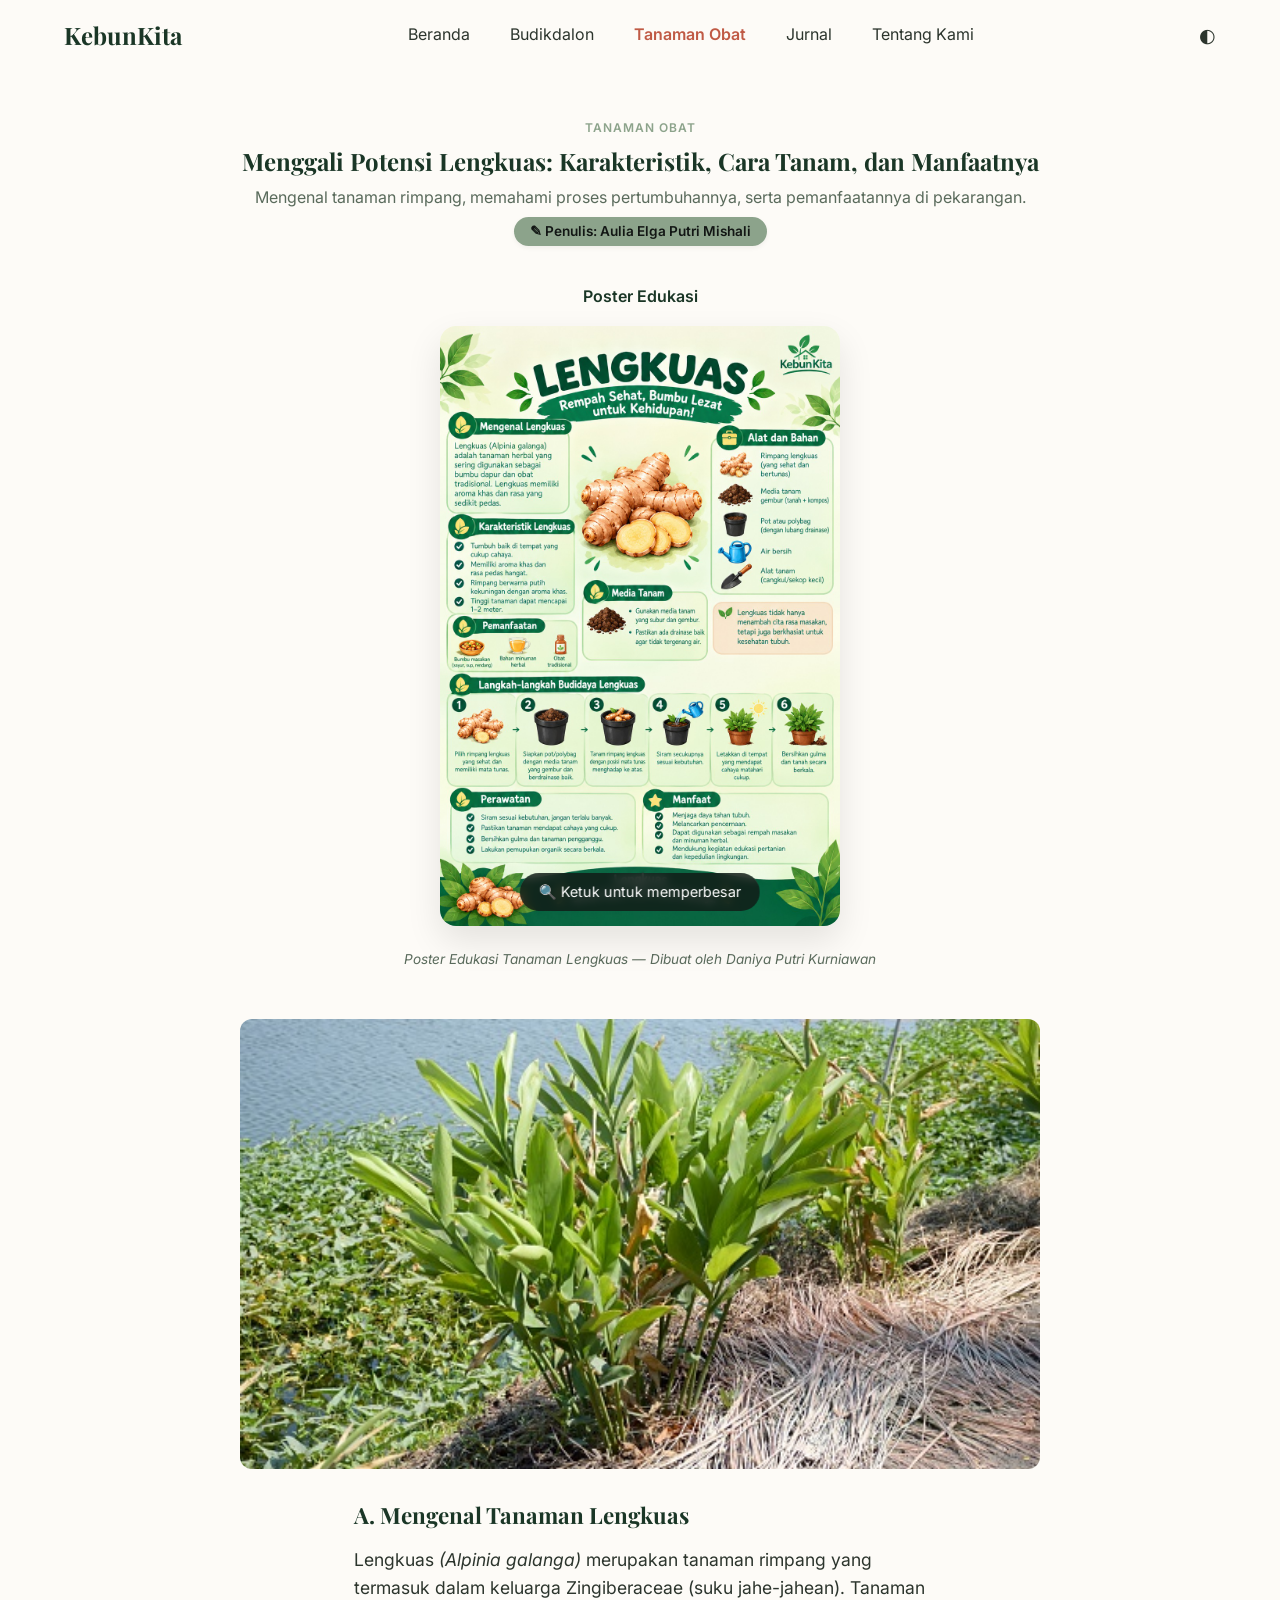
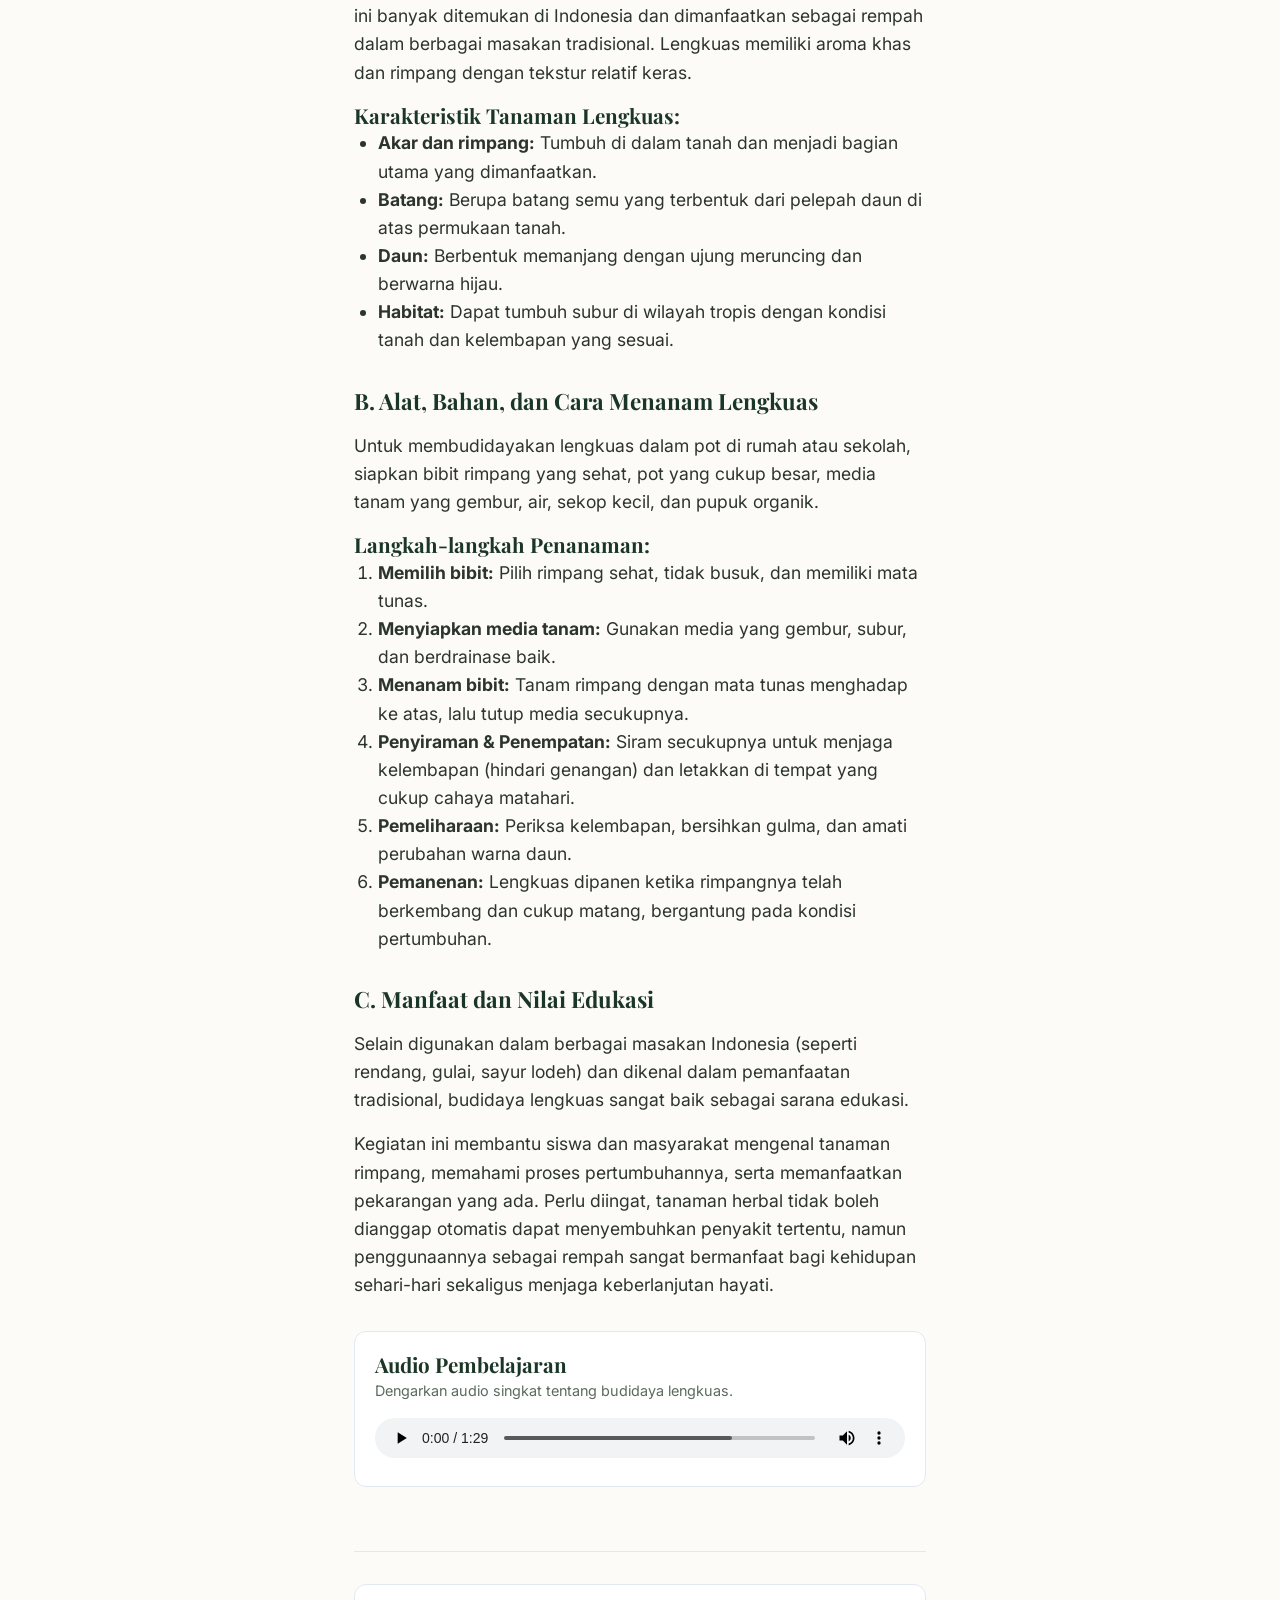
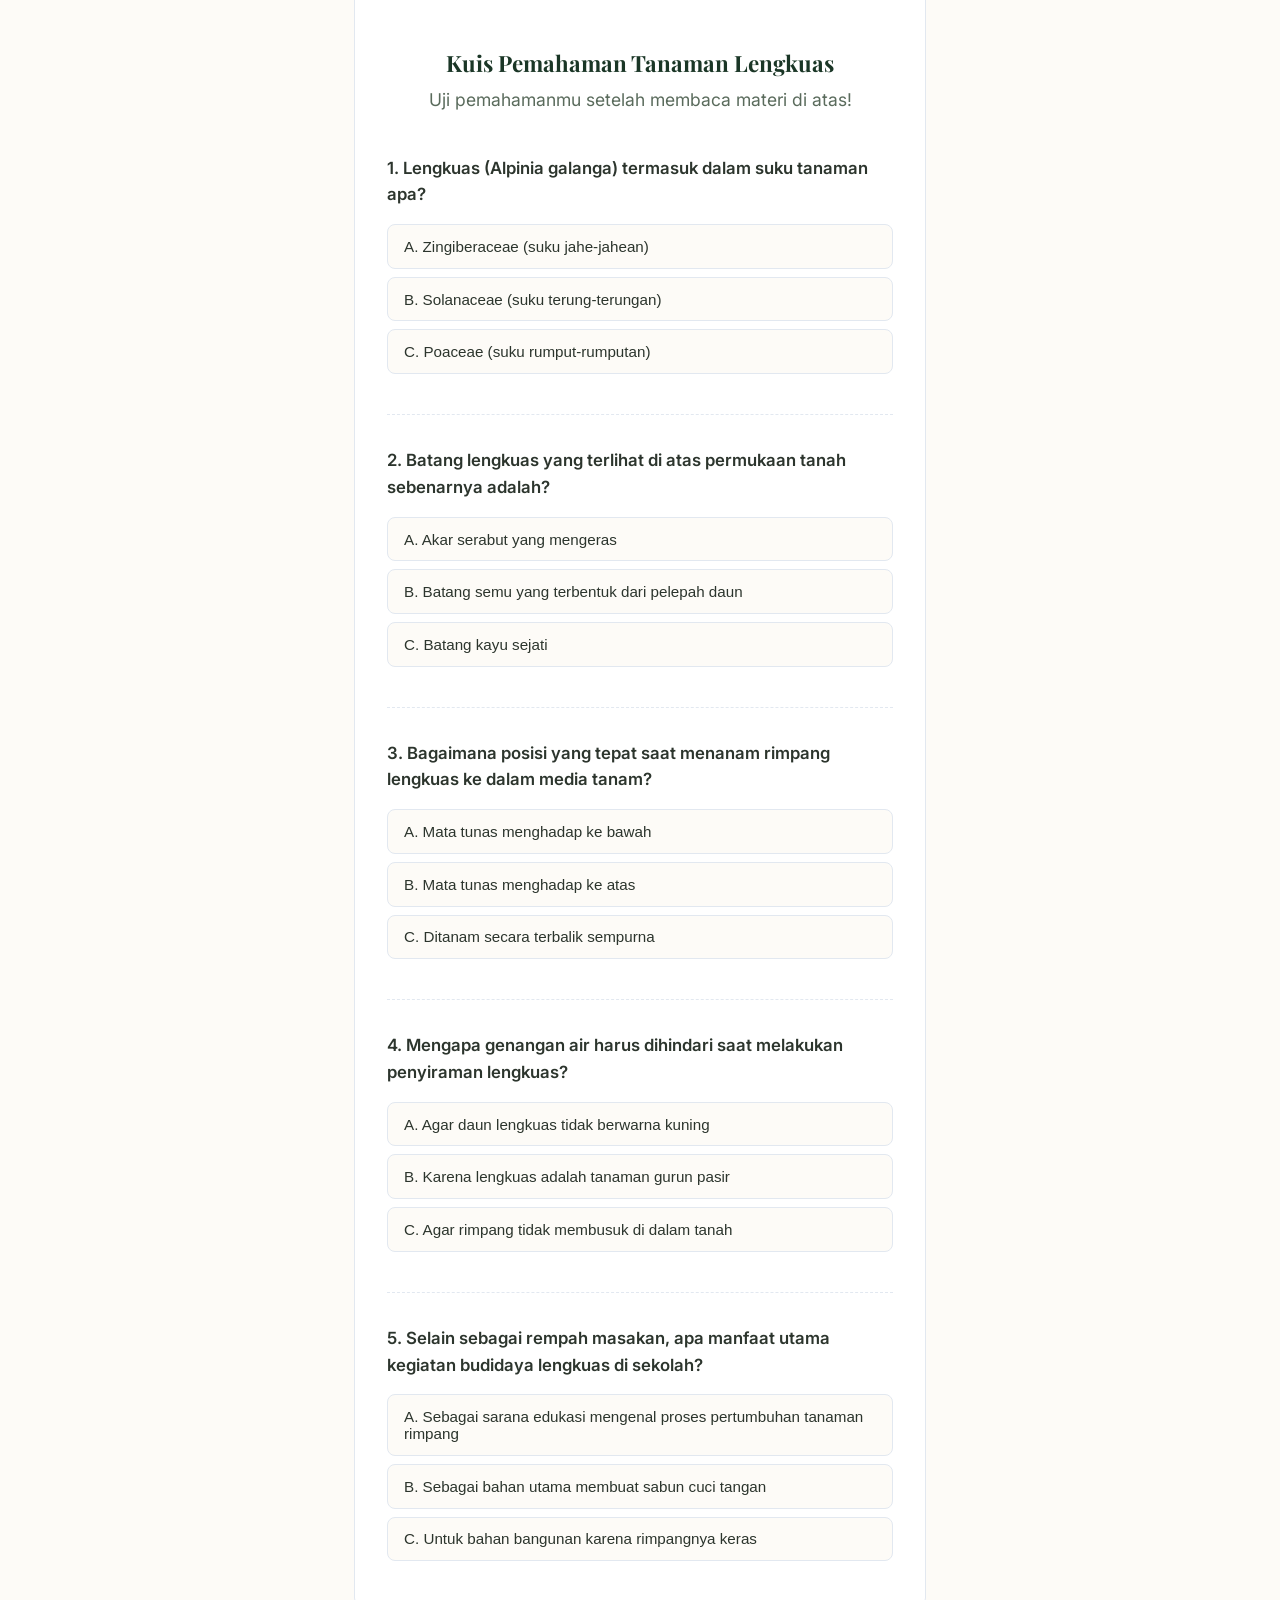
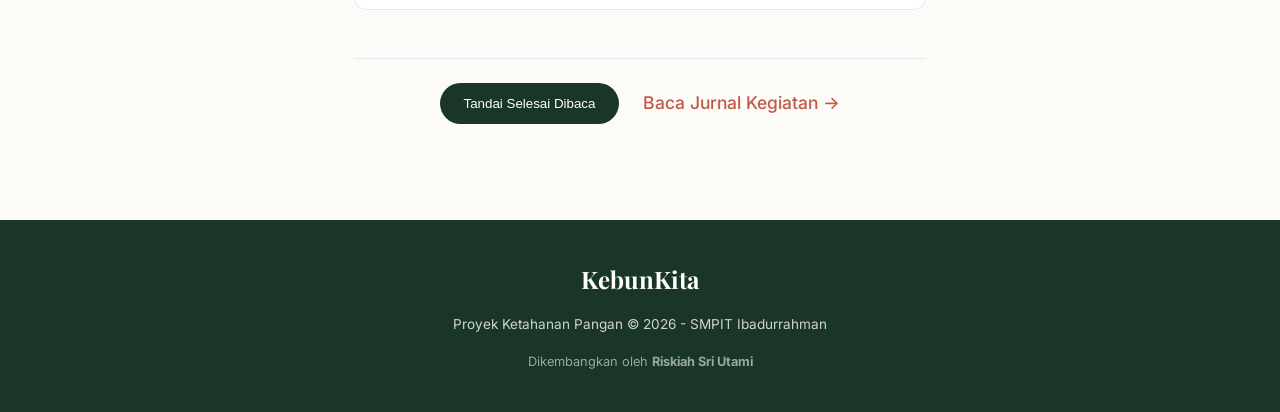
<file: lengkuas.html>
<!doctype html>
<html lang="id">
  <head>
    <meta charset="UTF-8" />
    <meta name="viewport" content="width=device-width, initial-scale=1.0" />
    <title>Panduan Lengkuas - KebunKita</title>
    <link rel="stylesheet" href="css/style.css" />
    <style>
      /* Gaya khusus untuk tabel jika diperlukan */
      .table-alat {
        width: 100%;
        border-collapse: collapse;
        margin-bottom: 1.5rem;
        font-size: 0.95rem;
      }
      .table-alat th,
      .table-alat td {
        border: 1px solid var(--border-color);
        padding: 0.8rem;
        text-align: left;
      }
      .table-alat th {
        background-color: var(--secondary-color);
        color: #fff;
        font-weight: 600;
      }
      [data-theme="dark"] .table-alat th {
        color: #121614;
      }
    </style>
  </head>
  <body data-article-id="lengkuas">
    <!-- Progress Bar -->
    <div id="scroll-progress" class="scroll-progress"></div>

    <!-- Header -->
    <header>
      <a href="index.html" class="logo">KebunKita</a>
      <ul class="nav-links">
        <li><a href="index.html">Beranda</a></li>
        <li><a href="budikdalon.html">Budikdalon</a></li>
        <li>
          <a
            href="jahe.html"
            style="font-weight: 600; color: var(--accent-color)"
            >Tanaman Obat</a
          >
        </li>
        <li><a href="jurnal.html">Jurnal</a></li>
        <li><a href="tentang.html">Tentang Kami</a></li>
      </ul>
      <div class="nav-controls">
        <button id="theme-toggle" class="btn-icon">◐</button>
        <button id="menu-toggle" class="btn-icon menu-toggle">☰</button>
      </div>
    </header>

    <main>
      <article>
        <!-- Judul Artikel -->
        <div style="padding-top: 2rem">
          <span
            class="tag"
            style="display: block; text-align: center; margin-top: 1rem"
            >Tanaman Obat</span
          >
          <h1 style="text-align: center; margin: 0.5rem 0; padding: 0 5%">
            Menggali Potensi Lengkuas: Karakteristik, Cara Tanam, dan Manfaatnya
          </h1>

          <p
            style="
              text-align: center;
              color: var(--text-secondary);
              margin-bottom: 0.5rem;
              padding: 0 5%;
            "
          >
            Mengenal tanaman rimpang, memahami proses pertumbuhannya, serta pemanfaatannya di pekarangan.
          </p>

          <div style="text-align: center; margin-bottom: 2.5rem">
            <span
              style="
                background-color: var(--secondary-color);
                color: #121614;
                padding: 0.4rem 1rem;
                border-radius: 20px;
                font-size: 0.85rem;
                font-weight: 600;
                box-shadow: 0 2px 5px rgba(0, 0, 0, 0.05);
              "
            >
              ✎ Penulis: Aulia Elga Putri Mishali
            </span>
          </div>

          <!-- HIGHLIGHT POSTER EDUKASI -->
<div style="margin: 0 auto 3rem; max-width: 90%; text-align: center;">
    <p style="font-weight: 600; color: var(--primary-color); margin-bottom: 1rem;">Poster Edukasi</p>
    
    <div style="position: relative; display: inline-block;">

    <img 
        src="assets/posters/lengkuas-poster.jpeg" 
        alt="Poster Edukasi Tanaman Lengkuas" 
        class="poster-img" 
        style="width: 100%; max-width: 400px; box-shadow: 0 15px 35px rgba(0,0,0,0.1); border-radius: 16px; display: block;"
    />

    <button 
        type="button"
        class="poster-expand-btn"
        aria-label="Perbesar poster"
    >
        🔍 Ketuk untuk memperbesar
    </button>

    </div>
    
    <p style="font-size: 0.85rem; color: var(--text-secondary); font-style: italic; margin-top: 1rem;">
        Poster Edukasi Tanaman Lengkuas — Dibuat oleh Daniya Putri Kurniawan
    </p>
</div>
        <!-- Gambar Hero -->
        <img
          src="assets/images/lengkuas-thumb.jpg"
          alt="Ilustrasi Tanaman Lengkuas"
          class="article-hero-img"
        />

        <div class="article-body">
          <h2>A. Mengenal Tanaman Lengkuas</h2>
          <p>
            Lengkuas <em>(Alpinia galanga)</em> merupakan tanaman rimpang yang termasuk dalam keluarga Zingiberaceae (suku jahe-jahean). Tanaman ini banyak ditemukan di Indonesia dan dimanfaatkan sebagai rempah dalam berbagai masakan tradisional. Lengkuas memiliki aroma khas dan rimpang dengan tekstur relatif keras.
          </p>
          
          <h3>Karakteristik Tanaman Lengkuas:</h3>
          <ul>
            <li><strong>Akar dan rimpang:</strong> Tumbuh di dalam tanah dan menjadi bagian utama yang dimanfaatkan.</li>
            <li><strong>Batang:</strong> Berupa batang semu yang terbentuk dari pelepah daun di atas permukaan tanah.</li>
            <li><strong>Daun:</strong> Berbentuk memanjang dengan ujung meruncing dan berwarna hijau.</li>
            <li><strong>Habitat:</strong> Dapat tumbuh subur di wilayah tropis dengan kondisi tanah dan kelembapan yang sesuai.</li>
          </ul>

          <h2>B. Alat, Bahan, dan Cara Menanam Lengkuas</h2>
          <p>
            Untuk membudidayakan lengkuas dalam pot di rumah atau sekolah, siapkan bibit rimpang yang sehat, pot yang cukup besar, media tanam yang gembur, air, sekop kecil, dan pupuk organik.
          </p>

          <h3>Langkah-langkah Penanaman:</h3>
          <ol>
            <li><strong>Memilih bibit:</strong> Pilih rimpang sehat, tidak busuk, dan memiliki mata tunas.</li>
            <li><strong>Menyiapkan media tanam:</strong> Gunakan media yang gembur, subur, dan berdrainase baik.</li>
            <li><strong>Menanam bibit:</strong> Tanam rimpang dengan mata tunas menghadap ke atas, lalu tutup media secukupnya.</li>
            <li><strong>Penyiraman & Penempatan:</strong> Siram secukupnya untuk menjaga kelembapan (hindari genangan) dan letakkan di tempat yang cukup cahaya matahari.</li>
            <li><strong>Pemeliharaan:</strong> Periksa kelembapan, bersihkan gulma, dan amati perubahan warna daun.</li>
            <li><strong>Pemanenan:</strong> Lengkuas dipanen ketika rimpangnya telah berkembang dan cukup matang, bergantung pada kondisi pertumbuhan.</li>
          </ol>

          <h2>C. Manfaat dan Nilai Edukasi</h2>
          <p>
            Selain digunakan dalam berbagai masakan Indonesia (seperti rendang, gulai, sayur lodeh) dan dikenal dalam pemanfaatan tradisional, budidaya lengkuas sangat baik sebagai sarana edukasi. 
          </p>
          <p>
            Kegiatan ini membantu siswa dan masyarakat mengenal tanaman rimpang, memahami proses pertumbuhannya, serta memanfaatkan pekarangan yang ada. Perlu diingat, tanaman herbal tidak boleh dianggap otomatis dapat menyembuhkan penyakit tertentu, namun penggunaannya sebagai rempah sangat bermanfaat bagi kehidupan sehari-hari sekaligus menjaga keberlanjutan hayati.
          </p>

          <!-- Media Section (Audio) -->
          <div class="media-container" style="margin-top: 2rem;">
            <h3>Audio Pembelajaran</h3>
            <p
              style="
                font-size: 0.9rem;
                margin-bottom: 0.5rem;
                color: var(--text-secondary);
              "
            >
              Dengarkan audio singkat tentang budidaya lengkuas.
            </p>
            <audio controls>
              <source src="assets/audio/lengkuas.mp3" type="audio/mpeg" />
              Browser Anda tidak mendukung pemutar audio.
            </audio>
          </div>

          <!-- ========================================== -->
          <!-- KUIS INTERAKTIF -->
          <!-- ========================================== -->
          
          <hr style="margin: 4rem 0 2rem; border: none; border-top: 1px solid var(--border-color);">
          
          <div class="quiz-container">
              <h2 style="text-align: center; margin-bottom: 0.5rem;">Kuis Pemahaman Tanaman Lengkuas</h2>
              <p style="text-align: center; color: var(--text-secondary); margin-bottom: 2.5rem;">Uji pemahamanmu setelah membaca materi di atas!</p>
              
              <!-- Soal 1 -->
              <div class="quiz-question-box" id="quiz-1">
                  <p class="quiz-question">1. Lengkuas (Alpinia galanga) termasuk dalam suku tanaman apa?</p>
                  <div class="quiz-options">
                      <button class="quiz-btn" onclick="checkAnswer(this, true)">A. Zingiberaceae (suku jahe-jahean)</button>
                      <button class="quiz-btn" onclick="checkAnswer(this, false)">B. Solanaceae (suku terung-terungan)</button>
                      <button class="quiz-btn" onclick="checkAnswer(this, false)">C. Poaceae (suku rumput-rumputan)</button>
                  </div>
                  <p class="quiz-feedback"></p>
              </div>

              <!-- Soal 2 -->
              <div class="quiz-question-box" id="quiz-2">
                  <p class="quiz-question">2. Batang lengkuas yang terlihat di atas permukaan tanah sebenarnya adalah?</p>
                  <div class="quiz-options">
                      <button class="quiz-btn" onclick="checkAnswer(this, false)">A. Akar serabut yang mengeras</button>
                      <button class="quiz-btn" onclick="checkAnswer(this, true)">B. Batang semu yang terbentuk dari pelepah daun</button>
                      <button class="quiz-btn" onclick="checkAnswer(this, false)">C. Batang kayu sejati</button>
                  </div>
                  <p class="quiz-feedback"></p>
              </div>

              <!-- Soal 3 -->
              <div class="quiz-question-box" id="quiz-3">
                  <p class="quiz-question">3. Bagaimana posisi yang tepat saat menanam rimpang lengkuas ke dalam media tanam?</p>
                  <div class="quiz-options">
                      <button class="quiz-btn" onclick="checkAnswer(this, false)">A. Mata tunas menghadap ke bawah</button>
                      <button class="quiz-btn" onclick="checkAnswer(this, true)">B. Mata tunas menghadap ke atas</button>
                      <button class="quiz-btn" onclick="checkAnswer(this, false)">C. Ditanam secara terbalik sempurna</button>
                  </div>
                  <p class="quiz-feedback"></p>
              </div>

              <!-- Soal 4 -->
              <div class="quiz-question-box" id="quiz-4">
                  <p class="quiz-question">4. Mengapa genangan air harus dihindari saat melakukan penyiraman lengkuas?</p>
                  <div class="quiz-options">
                      <button class="quiz-btn" onclick="checkAnswer(this, false)">A. Agar daun lengkuas tidak berwarna kuning</button>
                      <button class="quiz-btn" onclick="checkAnswer(this, false)">B. Karena lengkuas adalah tanaman gurun pasir</button>
                      <button class="quiz-btn" onclick="checkAnswer(this, true)">C. Agar rimpang tidak membusuk di dalam tanah</button>
                  </div>
                  <p class="quiz-feedback"></p>
              </div>

              <!-- Soal 5 -->
              <div class="quiz-question-box" id="quiz-5">
                  <p class="quiz-question">5. Selain sebagai rempah masakan, apa manfaat utama kegiatan budidaya lengkuas di sekolah?</p>
                  <div class="quiz-options">
                      <button class="quiz-btn" onclick="checkAnswer(this, true)">A. Sebagai sarana edukasi mengenal proses pertumbuhan tanaman rimpang</button>
                      <button class="quiz-btn" onclick="checkAnswer(this, false)">B. Sebagai bahan utama membuat sabun cuci tangan</button>
                      <button class="quiz-btn" onclick="checkAnswer(this, false)">C. Untuk bahan bangunan karena rimpangnya keras</button>
                  </div>
                  <p class="quiz-feedback"></p>
              </div>
          </div>
          <!-- ========================================== -->

          <!-- Tombol Navigasi Bawah -->
          <div
            style="
              margin-top: 3rem;
              display: flex;
              flex-wrap: wrap;
              gap: 1.5rem;
              justify-content: center;
              align-items: center;
              border-top: 1px solid var(--border-color);
              padding-top: 1.5rem;
              text-align: center;
            "
          >
            <button id="mark-read-btn" class="btn btn-primary">
              Tandai Selesai Dibaca
            </button>
            <a
              href="jurnal.html"
              style="color: var(--accent-color); font-weight: 500"
              >Baca Jurnal Kegiatan &rarr;</a
            >
          </div>
        </div>
      </article>
    </main>

    <!-- Modal Poster -->
    <div id="poster-modal" class="modal">
      <span class="close-modal">&times;</span>
      <img class="modal-content" id="modal-img" alt="Poster Edukasi" />
    </div>

   <!-- Footer -->
    <footer>
      <div class="logo" style="color: #fff; margin-bottom: 1rem">KebunKita</div>
      <p>Proyek Ketahanan Pangan &copy; 2026 - SMPIT Ibadurrahman</p>
      <p style="font-size: 0.8rem; color: rgba(255, 255, 255, 0.7)">
        Dikembangkan oleh <strong>Riskiah Sri Utami</strong>
      </p>
    </footer>
    <button id="back-to-top" aria-label="Kembali ke atas">↑</button>
    <script src="js/config.js"></script>
    <script src="js/main.js"></script>
  </body>
</html>
</file>
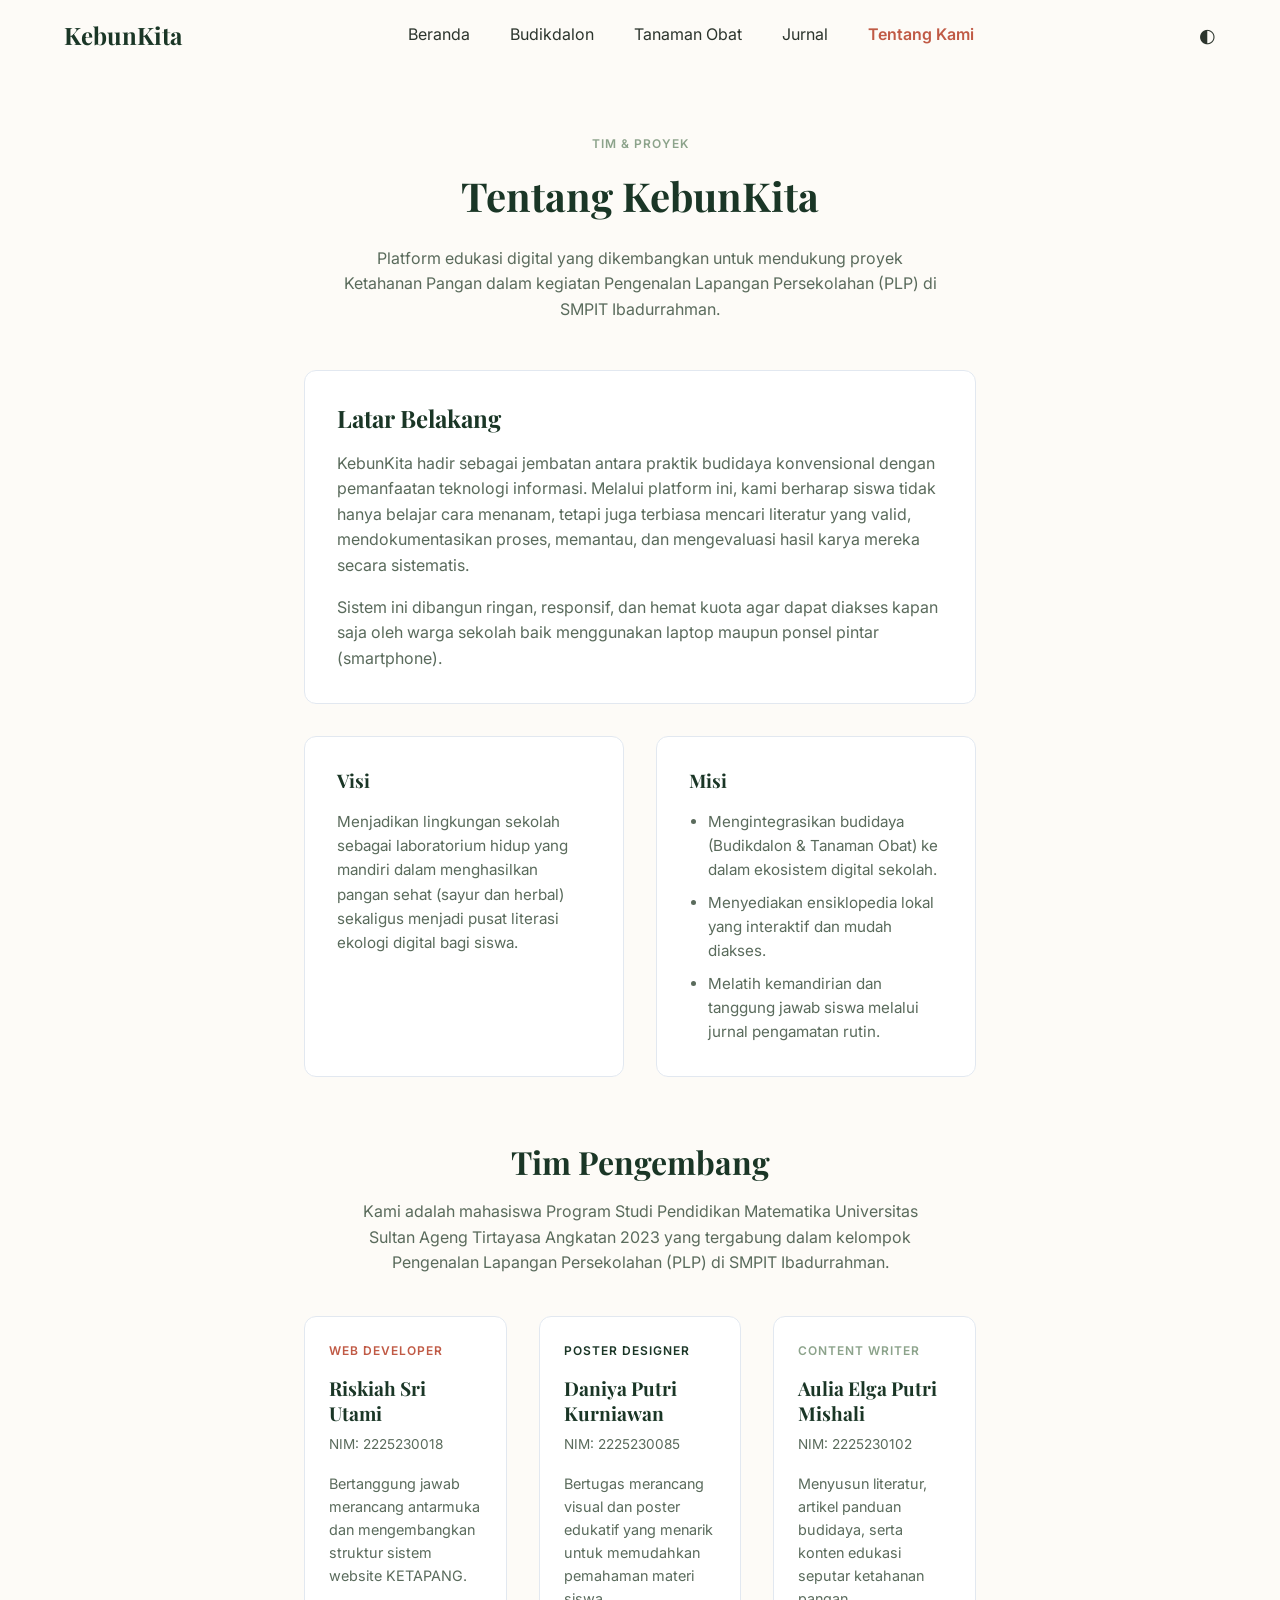
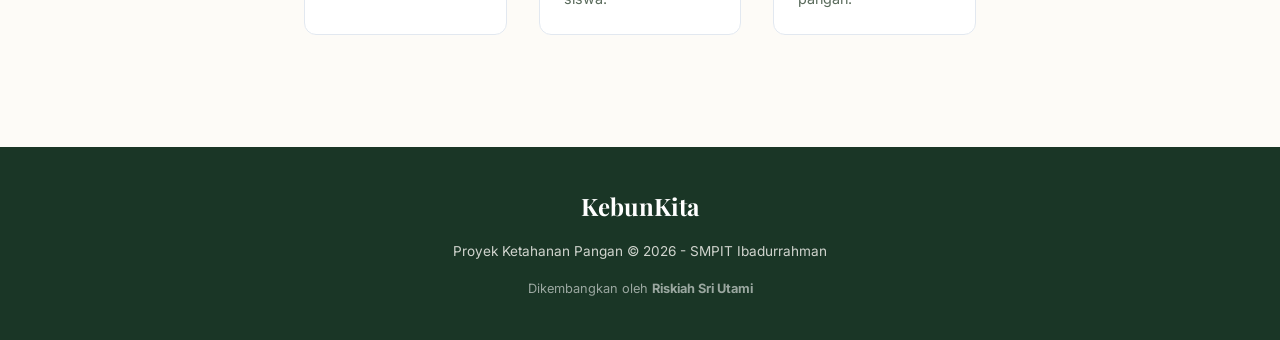
<file: tentang.html>
<!doctype html>
<html lang="id">
  <head>
    <meta charset="UTF-8" />
    <meta name="viewport" content="width=device-width, initial-scale=1.0" />
    <title>Tentang Kami - KebunKita</title>
    <meta
      name="description"
      content="Tentang proyek Ketahanan Pangan (KETAPANG) di SMPIT Ibadurrahman."
    />
    <link rel="stylesheet" href="css/style.css" />
  </head>
  <body>
    <!-- Header -->
    <header>
      <a href="index.html" class="logo">KebunKita</a>
      <ul class="nav-links">
        <li><a href="index.html">Beranda</a></li>
        <li><a href="budikdalon.html">Budikdalon</a></li>
        <li><a href="jahe.html">Tanaman Obat</a></li>
        <li><a href="jurnal.html">Jurnal</a></li>
        <li>
          <a
            href="tentang.html"
            style="font-weight: 600; color: var(--accent-color)"
            >Tentang Kami</a
          >
        </li>
      </ul>
      <div class="nav-controls">
        <button id="theme-toggle" class="btn-icon" aria-label="Toggle Theme">
          ◐
        </button>
        <button id="menu-toggle" class="btn-icon menu-toggle" aria-label="Menu">
          ☰
        </button>
      </div>
    </header>

    <!-- Konten Utama -->
    <main>
      <section
        class="section-container"
        style="max-width: 800px; text-align: center; padding-top: 4rem"
      >
        <span class="tag" style="display: block; margin-bottom: 1rem"
          >Tim & Proyek</span
        >
        <h1 style="font-size: 2.5rem; margin-bottom: 1.5rem">
          Tentang KebunKita
        </h1>
        <p
          style="
            color: var(--text-secondary);
            margin-bottom: 3rem;
            padding: 0 5%;
          "
        >
          Platform edukasi digital yang dikembangkan untuk mendukung proyek
          Ketahanan Pangan dalam kegiatan Pengenalan Lapangan Persekolahan (PLP)
          di SMPIT Ibadurrahman.
        </p>

        <div
          class="card"
          style="padding: 2rem; margin-bottom: 2rem; text-align: left"
        >
          <h2 style="margin-bottom: 1rem; font-size: 1.5rem">Latar Belakang</h2>
          <p style="margin-bottom: 1rem; color: var(--text-secondary)">
            KebunKita hadir sebagai jembatan antara praktik budidaya
            konvensional dengan pemanfaatan teknologi informasi. Melalui
            platform ini, kami berharap siswa tidak hanya belajar cara menanam,
            tetapi juga terbiasa mencari literatur yang valid, mendokumentasikan
            proses, memantau, dan mengevaluasi hasil karya mereka secara
            sistematis.
          </p>
          <p style="color: var(--text-secondary)">
            Sistem ini dibangun ringan, responsif, dan hemat kuota agar dapat
            diakses kapan saja oleh warga sekolah baik menggunakan laptop maupun
            ponsel pintar (smartphone).
          </p>
        </div>

        <!-- Menggunakan grid-2 agar di HP jadi 1 kolom ke bawah, dan di Tablet/Desktop jadi 2 kolom menyamping -->
        <div class="grid-2" style="text-align: left">
          <div class="card" style="padding: 2rem">
            <h3 style="margin-bottom: 1rem">Visi</h3>
            <p style="font-size: 0.95rem; color: var(--text-secondary)">
              Menjadikan lingkungan sekolah sebagai laboratorium hidup yang
              mandiri dalam menghasilkan pangan sehat (sayur dan herbal)
              sekaligus menjadi pusat literasi ekologi digital bagi siswa.
            </p>
          </div>

          <div class="card" style="padding: 2rem">
            <h3 style="margin-bottom: 1rem">Misi</h3>
            <ul
              style="
                font-size: 0.95rem;
                color: var(--text-secondary);
                padding-left: 1.2rem;
              "
            >
              <li style="margin-bottom: 0.5rem">
                Mengintegrasikan budidaya (Budikdalon & Tanaman Obat) ke dalam
                ekosistem digital sekolah.
              </li>
              <li style="margin-bottom: 0.5rem">
                Menyediakan ensiklopedia lokal yang interaktif dan mudah
                diakses.
              </li>
              <li>
                Melatih kemandirian dan tanggung jawab siswa melalui jurnal
                pengamatan rutin.
              </li>
            </ul>
          </div>
        </div>
        <!-- Bagian Tim Pengembang -->
        <div style="margin-top: 4rem; text-align: center">
          <h2 style="font-size: 2rem; margin-bottom: 1rem">Tim Pengembang</h2>
          <p
            style="
              color: var(--text-secondary);
              margin-bottom: 2.5rem;
              padding: 0 5%;
            "
          >
            Kami adalah mahasiswa Program Studi Pendidikan Matematika
            Universitas Sultan Ageng Tirtayasa Angkatan 2023 yang tergabung
            dalam kelompok Pengenalan Lapangan Persekolahan (PLP) di SMPIT
            Ibadurrahman.
          </p>

          <!-- grid-3 akan rapi berjejer 3 di laptop, dan turun ke bawah di HP -->
          <div class="grid-3" style="text-align: left">
            <!-- Anggota 1 -->
            <div class="card" style="padding: 1.5rem">
              <span class="tag" style="color: var(--accent-color)"
                >Web Developer</span
              >
              <h3 style="margin: 0.5rem 0; font-size: 1.2rem">
                Riskiah Sri Utami
              </h3>
              <p style="font-size: 0.85rem; color: var(--text-secondary)">
                NIM: 2225230018
              </p>
              <p
                style="
                  font-size: 0.9rem;
                  margin-top: 1rem;
                  color: var(--text-secondary);
                "
              >
                Bertanggung jawab merancang antarmuka dan mengembangkan struktur
                sistem website KETAPANG.
              </p>
            </div>

            <!-- Anggota 2 -->
            <div class="card" style="padding: 1.5rem">
              <span class="tag" style="color: var(--primary-color)"
                >Poster Designer</span
              >
              <h3 style="margin: 0.5rem 0; font-size: 1.2rem">
                Daniya Putri Kurniawan
              </h3>
              <p style="font-size: 0.85rem; color: var(--text-secondary)">
                NIM: 2225230085
              </p>
              <p
                style="
                  font-size: 0.9rem;
                  margin-top: 1rem;
                  color: var(--text-secondary);
                "
              >
                Bertugas merancang visual dan poster edukatif yang menarik untuk
                memudahkan pemahaman materi siswa.
              </p>
            </div>

            <!-- Anggota 3 -->
            <div class="card" style="padding: 1.5rem">
              <span class="tag" style="color: var(--secondary-color)"
                >Content Writer</span
              >
              <h3 style="margin: 0.5rem 0; font-size: 1.2rem">
                Aulia Elga Putri Mishali
              </h3>
              <p style="font-size: 0.85rem; color: var(--text-secondary)">
                NIM: 2225230102
              </p>
              <p
                style="
                  font-size: 0.9rem;
                  margin-top: 1rem;
                  color: var(--text-secondary);
                "
              >
                Menyusun literatur, artikel panduan budidaya, serta konten
                edukasi seputar ketahanan pangan.
              </p>
            </div>
          </div>
        </div>
      </section>
    </main>

    <!-- Footer -->
    <footer>
      <div class="logo" style="color: #fff; margin-bottom: 1rem">KebunKita</div>
      <p>Proyek Ketahanan Pangan &copy; 2026 - SMPIT Ibadurrahman</p>
      <p style="font-size: 0.8rem; color: rgba(255, 255, 255, 0.7)">
        Dikembangkan oleh <strong>Riskiah Sri Utami</strong>
      </p>
    </footer>

    <!-- Script -->
    <script src="js/config.js"></script>
    <script src="js/main.js"></script>
  </body>
</html>
</file>
<file: css/style.css>
/* css/style.css */
@import url("https://fonts.googleapis.com/css2?family=Inter:wght@400;500;600&family=Playfair+Display:ital,wght@0,600;0,700;1,600&display=swap");

:root {
  /* Light Mode (Botanical Editorial) */
  --bg-color: #fdfbf7;
  --text-primary: #2c352d;
  --text-secondary: #5a6b5c;
  --primary-color: #1a3626;
  --secondary-color: #8ca38b;
  --accent-color: #c05a45;
  --card-bg: #ffffff;
  --border-color: #e2e8f0;
  --radius: 12px;
  --transition: all 0.3s ease;
}

[data-theme="dark"] {
  --bg-color: #121614;
  --text-primary: #ffffff; /* Teks utama jadi putih bersih */
  --text-secondary: #b9c7ba; /* Teks paragraf diperterang agar mudah dibaca */
  --primary-color: #a3c9a8; /* Judul menjadi hijau pastel terang */
  --secondary-color: #a3c9a8; /* Label tag menjadi terang */
  --accent-color: #e5806a; /* Warna aksen terracotta diperterang */
  --card-bg: #1b211e;
  --border-color: #2d3a30;
}

* {
  margin: 0;
  padding: 0;
  box-sizing: border-box;
}
html {
  scroll-behavior: smooth;
}
body {
  font-family: "Inter", sans-serif;
  background-color: var(--bg-color);
  color: var(--text-primary);
  line-height: 1.6;
  transition: var(--transition);
  -webkit-font-smoothing: antialiased;
  animation: fadeInPage 0.6s ease-out forwards;
}
@keyframes fadeInPage {
  from {
    opacity: 0;
  }
  to {
    opacity: 1;
  }
}
/* Efek animasi keluar saat tombol diklik (dipicu oleh JavaScript) */
body.fade-out {
  opacity: 0;
  transition: opacity 0.4s ease-out;
}
h1,
h2,
h3,
h4 {
  font-family: "Playfair Display", serif;
  color: var(--primary-color);
  line-height: 1.3;
}
a {
  text-decoration: none;
  color: inherit;
  transition: var(--transition);
}
img {
  max-width: 100%;
  height: auto;
  display: block;
}

/* =========================================
   MOBILE-FIRST DEFAULT STYLES (Layar HP)
========================================= */

/* Navbar */
header {
  background-color: var(--bg-color);
  padding: 1rem 5%;
  display: flex;
  justify-content: space-between;
  align-items: center;
  border-bottom: 1px solid var(--border-color);
  position: sticky;
  top: 0;
  z-index: 100;
}

.logo {
  font-family: "Playfair Display", serif;
  font-size: 1.25rem;
  font-weight: 700;
  color: var(--primary-color);
}

/* Navigasi Mobile Bawaan (Disembunyikan) */
.nav-links {
  display: none;
  flex-direction: column;
  position: absolute;
  top: 100%;
  left: 0;
  width: 100%;
  background: var(--card-bg);
  padding: 1rem 5%;
  border-bottom: 1px solid var(--border-color);
  box-shadow: 0 4px 6px rgba(0, 0, 0, 0.05);
  gap: 1.5rem;
  list-style: none;
}
.nav-links.active {
  display: flex;
}
.nav-links a:hover {
  color: var(--accent-color);
}

.nav-controls {
  display: flex;
  gap: 0.8rem;
  align-items: center;
}
.btn-icon {
  background: none;
  border: none;
  cursor: pointer;
  color: var(--text-primary);
  font-size: 1.2rem;
}
.menu-toggle {
  display: block;
} /* Ditampilkan di mobile */

/* Hero Section */
.hero {
  text-align: center;
  padding: 3rem 5%;
  margin: 0 auto;
}
.hero h1 {
  font-size: 2rem;
  margin-bottom: 1rem;
}
.hero p {
  font-size: 1rem;
  color: var(--text-secondary);
  margin-bottom: 2rem;
}
.hero-buttons {
  display: flex;
  flex-direction: column;
  gap: 1rem;
}

/* Buttons */
.btn {
  display: inline-block;
  padding: 0.8rem 1.5rem;
  border-radius: 30px;
  font-weight: 500;
  text-align: center;
  cursor: pointer;
  border: none;
  transition: var(--transition);
  width: 100%; /* Lebar penuh di mobile */
}
.btn-primary {
  background-color: var(--primary-color);
  color: #fff;
}
.btn-primary:hover {
  background-color: var(--text-primary);
}
.btn-accent {
  background-color: var(--accent-color);
  color: #fff;
}
.btn-accent:hover {
  opacity: 0.9;
}

/* Layout & Cards (Satu Kolom di Mobile) */
.section-container {
  padding: 3rem 5%;
  margin: 0 auto;
}
.section-title {
  text-align: center;
  font-size: 1.75rem;
  margin-bottom: 1.5rem;
}

.grid-2,
.grid-3 {
  display: grid;
  grid-template-columns: 1fr; /* 1 kolom bawaan */
  gap: 1.5rem;
}

.card {
  background: var(--card-bg);
  border-radius: var(--radius);
  overflow: hidden;
  border: 1px solid var(--border-color);
  transition: var(--transition);
  display: flex;
  flex-direction: column;
}
.card:hover {
  transform: translateY(-3px);
  box-shadow: 0 8px 15px rgba(0, 0, 0, 0.05);
}
.card-img {
  width: 100%;
  height: 200px;
  object-fit: cover;
  background: #eee;
}
.card-content {
  padding: 1.5rem;
  display: flex;
  flex-direction: column;
  flex-grow: 1;
}
.tag {
  font-size: 0.75rem;
  text-transform: uppercase;
  letter-spacing: 1px;
  color: var(--secondary-color);
  margin-bottom: 0.5rem;
  font-weight: 600;
}
.card-title {
  font-size: 1.15rem;
  margin-bottom: 0.5rem;
}
.card-desc {
  color: var(--text-secondary);
  font-size: 0.9rem;
  margin-bottom: 1.5rem;
  flex-grow: 1;
}

/* Filters & Search */
.controls {
  display: flex;
  flex-direction: column;
  gap: 1rem;
  margin-bottom: 2rem;
}
.search-bar {
  padding: 0.6rem 1rem;
  border: 1px solid var(--border-color);
  border-radius: 20px;
  background: var(--card-bg);
  color: var(--text-primary);
  outline: none;
  width: 100%;
}
.filters {
  display: flex;
  gap: 0.5rem;
  overflow-x: auto;
  padding-bottom: 0.5rem;
} /* Bisa di-scroll horizontal jika filter banyak */
.filters::-webkit-scrollbar {
  height: 4px;
}
.filters::-webkit-scrollbar-thumb {
  background: var(--border-color);
  border-radius: 4px;
}
.filter-btn {
  background: none;
  border: 1px solid var(--border-color);
  padding: 0.4rem 1rem;
  border-radius: 20px;
  cursor: pointer;
  color: var(--text-primary);
  white-space: nowrap;
  font-size: 0.9rem;
}
.filter-btn.active {
  background: var(--secondary-color);
  color: #fff;
  border-color: var(--secondary-color);
}

/* Article Content */
.article-header {
  text-align: center;
  padding: 2rem 5% 1.5rem;
}
.article-header h1 {
  font-size: 1.8rem;
  margin: 0.8rem 0;
}
.article-hero-img {
  width: 90%;
  height: 250px;
  object-fit: cover;
  border-radius: var(--radius);
  margin: 0 auto 1.5rem;
  display: block;
}
.article-body {
  padding: 0 5% 3rem;
  font-size: 1rem;
}
.article-body h2 {
  font-size: 1.4rem;
  margin: 2rem 0 1rem;
}
.article-body p {
  margin-bottom: 1rem;
}
.article-body ul,
.article-body ol {
  margin-bottom: 1rem;
  padding-left: 1.5rem;
}

/* Media, Audio & Poster */
.media-container {
  margin: 2rem 0;
  padding: 1.25rem;
  background: var(--card-bg);
  border: 1px solid var(--border-color);
  border-radius: var(--radius);
}
audio {
  width: 100%;
  outline: none;
  margin-top: 0.5rem;
  height: 40px;
}
.poster-placeholder {
  width: 100%;
  height: 200px;
  background: var(--secondary-color);
  color: #fff;
  display: flex;
  align-items: center;
  justify-content: center;
  border-radius: var(--radius);
  cursor: pointer;
  text-align: center;
  padding: 1rem;
  font-size: 0.9rem;
}

/* =========================================
   MODAL POSTER - TENGAH VIEWPORT
========================================= */

#poster-modal {
  display: none;
  position: fixed;
  inset: 0;
  width: 100vw;
  height: 100vh;
  height: 100dvh;
  z-index: 99999;
  background: rgba(0, 0, 0, 0.92);
  align-items: center;
  justify-content: center;
  padding: 20px;
  box-sizing: border-box;
  overflow: hidden;
}

#poster-modal.active {
  display: flex;
}

#poster-modal .modal-content {
  display: block;
  width: auto;
  height: auto;
  max-width: 92vw;
  max-height: 90vh;
  max-height: 90dvh;
  object-fit: contain;
  margin: 0 auto;
  border-radius: 10px;
  box-shadow: 0 10px 40px rgba(0, 0, 0, 0.5);
  animation: posterZoom 0.25s ease;
}

#poster-modal .close-modal {
  position: fixed;
  top: 20px;
  right: 25px;
  z-index: 100000;
  width: 45px;
  height: 45px;
  display: flex;
  align-items: center;
  justify-content: center;
  color: white;
  background: rgba(0, 0, 0, 0.5);
  border: none;
  border-radius: 50%;
  font-size: 35px;
  line-height: 1;
  cursor: pointer;
}

#poster-modal .close-modal:hover {
  background: rgba(255, 255, 255, 0.2);
}

@keyframes posterZoom {
  from {
    opacity: 0;
    transform: scale(0.85);
  }
  to {
    opacity: 1;
    transform: scale(1);
  }
}

@media (max-width: 600px) {
  #poster-modal {
    padding: 10px;
  }

  #poster-modal .modal-content {
    max-width: 94vw;
    max-height: 82vh;
    max-height: 82dvh;
  }

  #poster-modal .close-modal {
    top: 12px;
    right: 12px;
    width: 40px;
    height: 40px;
    font-size: 30px;
  }
}
/* TAMBAHAN TERBARU */
/* Tombol perbesar poster - posisi bawah */
.poster-expand-btn {
  position: absolute;
  bottom: 15px;
  left: 50%;
  transform: translateX(-50%);

  border: none;
  background: rgba(18, 22, 20, 0.78);
  color: #fff;

  padding: 0.6rem 1.2rem;
  border-radius: 30px;

  font-size: 0.9rem;
  font-family: inherit;
  white-space: nowrap;

  cursor: pointer;
  backdrop-filter: blur(5px);
  transition:
    background 0.2s ease,
    transform 0.2s ease;
}

.poster-expand-btn:hover {
  background: rgba(18, 22, 20, 0.95);
  transform: translateX(-50%) scale(1.05);
}

.poster-expand-btn:active {
  transform: translateX(-50%) scale(0.98);
}

/* Footer */
footer {
  background: var(--primary-color);
  color: #fdfbf7;
  padding: 2.5rem 5%;
  text-align: center;
  margin-top: 3rem;
}
footer p {
  opacity: 0.8;
  font-size: 0.85rem;
  margin-top: 1rem;
}

/* Utility */
#back-to-top {
  display: none;
  position: fixed;
  bottom: 20px;
  right: 20px;
  background: var(--accent-color);
  color: white;
  border: none;
  width: 45px;
  height: 45px;
  border-radius: 50%;
  cursor: pointer;
  z-index: 99;
  box-shadow: 0 4px 6px rgba(0, 0, 0, 0.2);
  font-size: 1.2rem;
}
.read {
  background-color: var(--secondary-color) !important;
  opacity: 0.7;
  cursor: default;
}

/* =========================================
   TABLET STYLES (Min-width: 768px)
========================================= */
@media (min-width: 768px) {
  .logo {
    font-size: 1.5rem;
  }

  .hero {
    padding: 4rem 5%;
    max-width: 800px;
  }
  .hero h1 {
    font-size: 2.8rem;
  }
  .hero p {
    font-size: 1.1rem;
  }
  .hero-buttons {
    flex-direction: row;
    justify-content: center;
  }
  .btn {
    width: auto;
  } /* Kembalikan lebar tombol sesuai isi teks */

  .section-container {
    padding: 4rem 5%;
    max-width: 1000px;
  }
  .section-title {
    font-size: 2rem;
    margin-bottom: 2rem;
  }

  .grid-2 {
    grid-template-columns: 1fr 1fr;
    gap: 2rem;
  }
  .grid-3 {
    grid-template-columns: repeat(2, 1fr);
    gap: 2rem;
  } /* 2 kolom di tablet */

  .controls {
    flex-direction: row;
    justify-content: space-between;
    align-items: center;
  }
  .search-bar {
    max-width: 300px;
  }

  .article-header {
    padding: 3rem 5% 2rem;
  }
  .article-header h1 {
    font-size: 2.5rem;
  }
  .article-hero-img {
    height: 350px;
    max-width: 800px;
  }
  .article-body {
    max-width: 700px;
    margin: 0 auto;
    font-size: 1.1rem;
  }
  .poster-placeholder {
    height: 300px;
  }
}

/* =========================================
   DESKTOP STYLES (Min-width: 1024px)
========================================= */
@media (min-width: 1024px) {
  header {
    padding: 1rem 5%;
    max-width: 100%;
    border-bottom: none;
  }

  /* Tampilkan Navigasi Desktop, Sembunyikan Toggle */
  .menu-toggle {
    display: none;
  }
  .nav-links {
    display: flex;
    position: static;
    flex-direction: row;
    background: transparent;
    padding: 0;
    box-shadow: none;
    border: none;
    width: auto;
    gap: 2.5rem;
  }

  .hero h1 {
    font-size: 3.2rem;
  }

  .section-container {
    max-width: 1200px;
  }
  .grid-3 {
    grid-template-columns: repeat(3, 1fr);
  } /* 3 kolom di desktop */

  .article-hero-img {
    height: 450px;
  }
}
/* =========================================
   PERBAIKAN KONTRAS DARK MODE
========================================= */
/* 1. Teks tombol menjadi gelap saat mode gelap agar mudah dibaca */
[data-theme="dark"] .btn-primary,
[data-theme="dark"] .btn-accent {
  color: #121614 !important;
  font-weight: 600;
}

/* 2. Memperbaiki kotak "Mari Berpartisipasi" dan "Thumbnail Gambar" di mode gelap */
[data-theme="dark"]
  .section-container[style*="background: var(--secondary-color)"],
[data-theme="dark"]
  .article-hero-img[style*="background: var(--secondary-color)"] {
  background-color: #1b211e !important;
  border: 1px solid var(--border-color);
  color: var(--text-primary) !important;
}

[data-theme="dark"] .section-container p {
  color: var(--text-secondary) !important;
}
/* 3. Teks Footer menjadi gelap di Dark Mode agar kontras dengan background terang */
[data-theme="dark"] footer,
[data-theme="dark"] footer .logo,
[data-theme="dark"] footer p {
  color: #121614 !important;
}

[data-theme="dark"] footer p[style*="rgba"] {
  color: rgba(
    18,
    22,
    20,
    0.8
  ) !important; /* Untuk tulisan "Dikembangkan oleh" */
}
/* =========================================
   FLASH CARDS & KUIS INTERAKTIF
========================================= */

/* Flash Card */
.flashcard-grid {
  display: grid;
  grid-template-columns: repeat(auto-fit, minmax(250px, 1fr));
  gap: 1.5rem;
  margin-bottom: 3rem;
}

.flashcard {
  background-color: transparent;
  width: 100%;
  height: 150px;
  perspective: 1000px; /* Efek 3D */
  cursor: pointer;
}

.flashcard-inner {
  position: relative;
  width: 100%;
  height: 100%;
  text-align: center;
  transition: transform 0.6s;
  transform-style: preserve-3d;
}

.flashcard.flipped .flashcard-inner {
  transform: rotateY(180deg);
}

.flashcard-front,
.flashcard-back {
  position: absolute;
  width: 100%;
  height: 100%;
  -webkit-backface-visibility: hidden;
  backface-visibility: hidden;
  display: flex;
  align-items: center;
  justify-content: center;
  padding: 1.5rem;
  border-radius: var(--radius);
  border: 1px solid var(--border-color);
  box-shadow: 0 4px 6px rgba(0, 0, 0, 0.05);
}

.flashcard-front {
  background-color: var(--card-bg);
  color: var(--primary-color);
  font-weight: 600;
  font-size: 1.1rem;
}

.flashcard-back {
  background-color: var(--secondary-color);
  color: #fff;
  transform: rotateY(180deg);
  font-size: 0.95rem;
}

/* Kuis */
.quiz-container {
  background: var(--card-bg);
  border: 1px solid var(--border-color);
  border-radius: var(--radius);
  padding: 2rem;
  margin-bottom: 3rem;
}

.quiz-question-box {
  margin-bottom: 2rem;
  padding-bottom: 1.5rem;
  border-bottom: 1px dashed var(--border-color);
}
.quiz-question-box:last-child {
  border-bottom: none;
  margin-bottom: 0;
  padding-bottom: 0;
}

.quiz-question {
  font-weight: 600;
  margin-bottom: 1rem;
  font-size: 1.05rem;
}

.quiz-options {
  display: flex;
  flex-direction: column;
  gap: 0.5rem;
}

.quiz-btn {
  padding: 0.8rem 1rem;
  text-align: left;
  background: var(--bg-color);
  border: 1px solid var(--border-color);
  border-radius: 8px;
  cursor: pointer;
  transition: var(--transition);
  font-size: 0.95rem;
  color: var(--text-primary);
}

.quiz-btn:hover {
  border-color: var(--secondary-color);
}

.quiz-btn.correct {
  background: #d4edda;
  border-color: #28a745;
  color: #155724;
}
.quiz-btn.wrong {
  background: #f8d7da;
  border-color: #dc3545;
  color: #721c24;
}

/* Dark mode adjustment for quiz buttons */
[data-theme="dark"] .quiz-btn {
  background: #121614;
  color: #fff;
}
[data-theme="dark"] .quiz-btn.correct {
  background: #1e4225;
  border-color: #28a745;
  color: #d4edda;
}
[data-theme="dark"] .quiz-btn.wrong {
  background: #4a191e;
  border-color: #dc3545;
  color: #f8d7da;
}

.quiz-feedback {
  margin-top: 0.8rem;
  font-size: 0.9rem;
  font-weight: 500;
}
</file>
